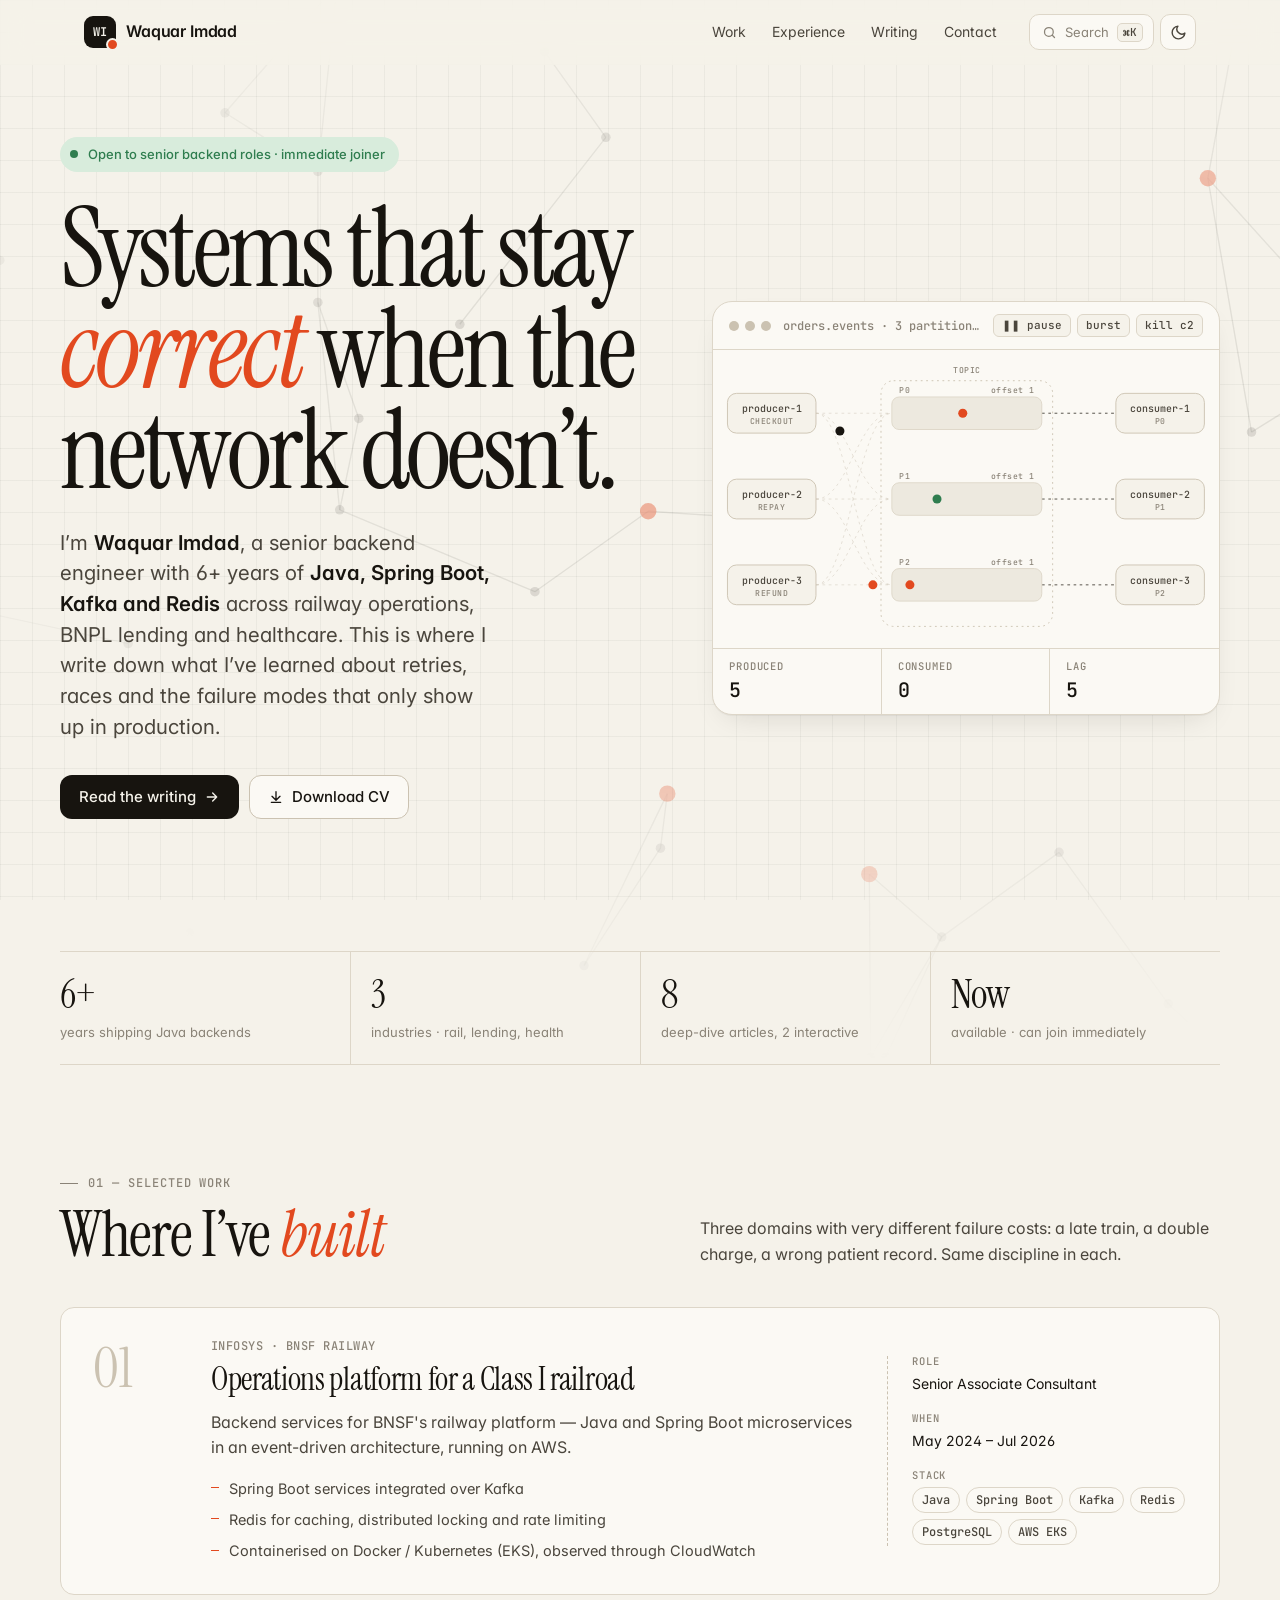
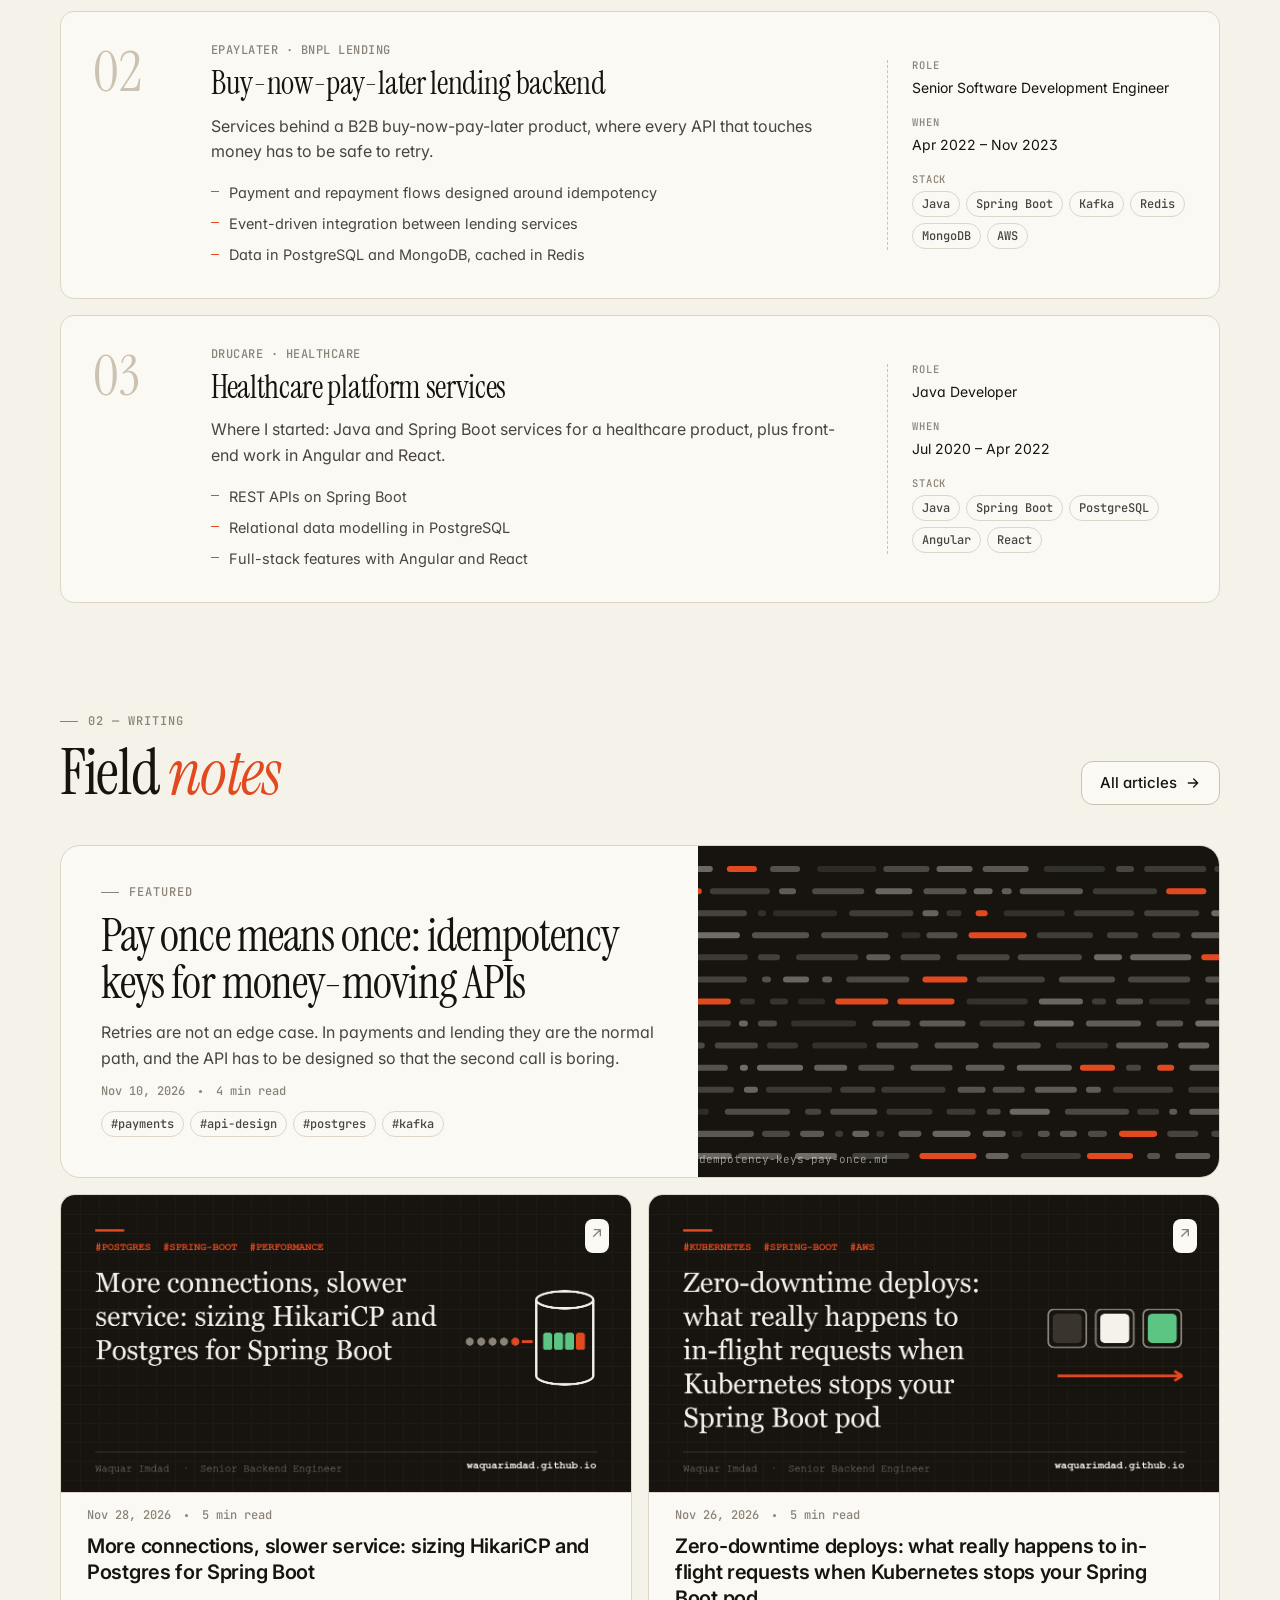
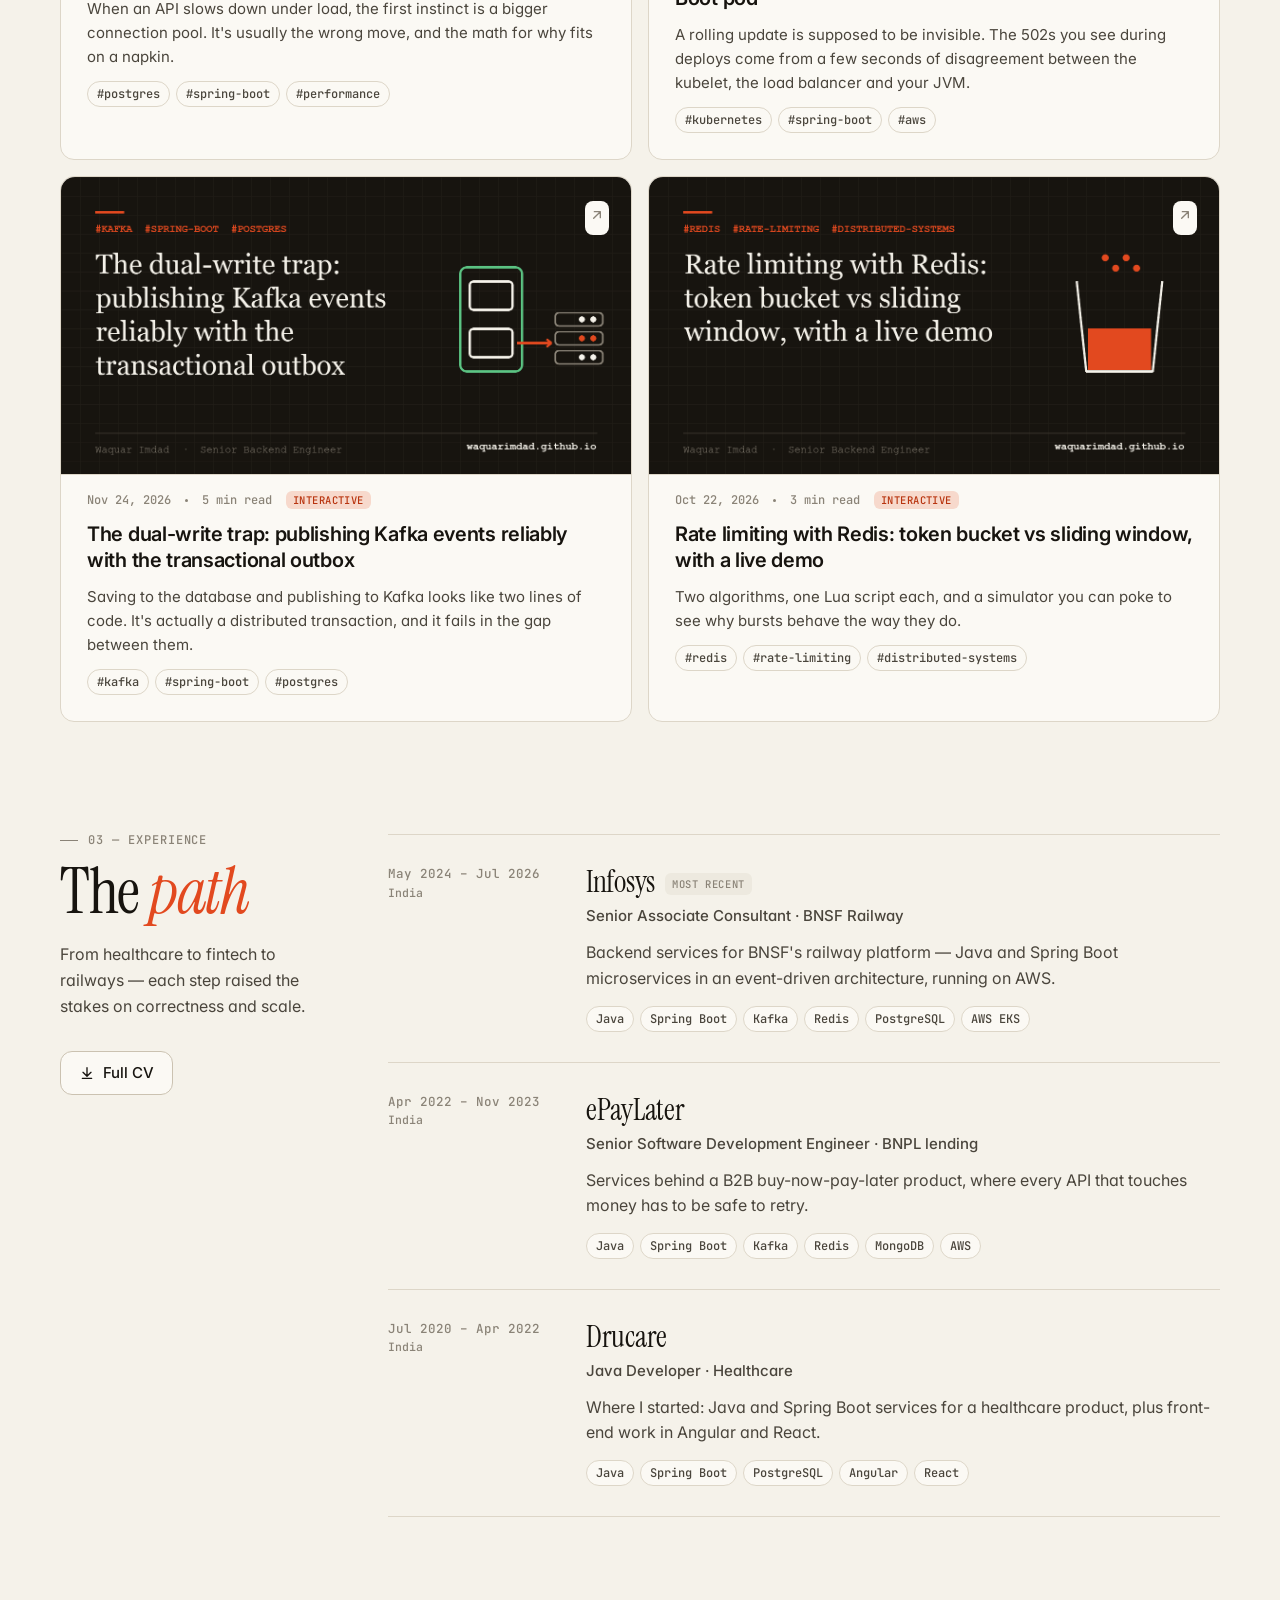
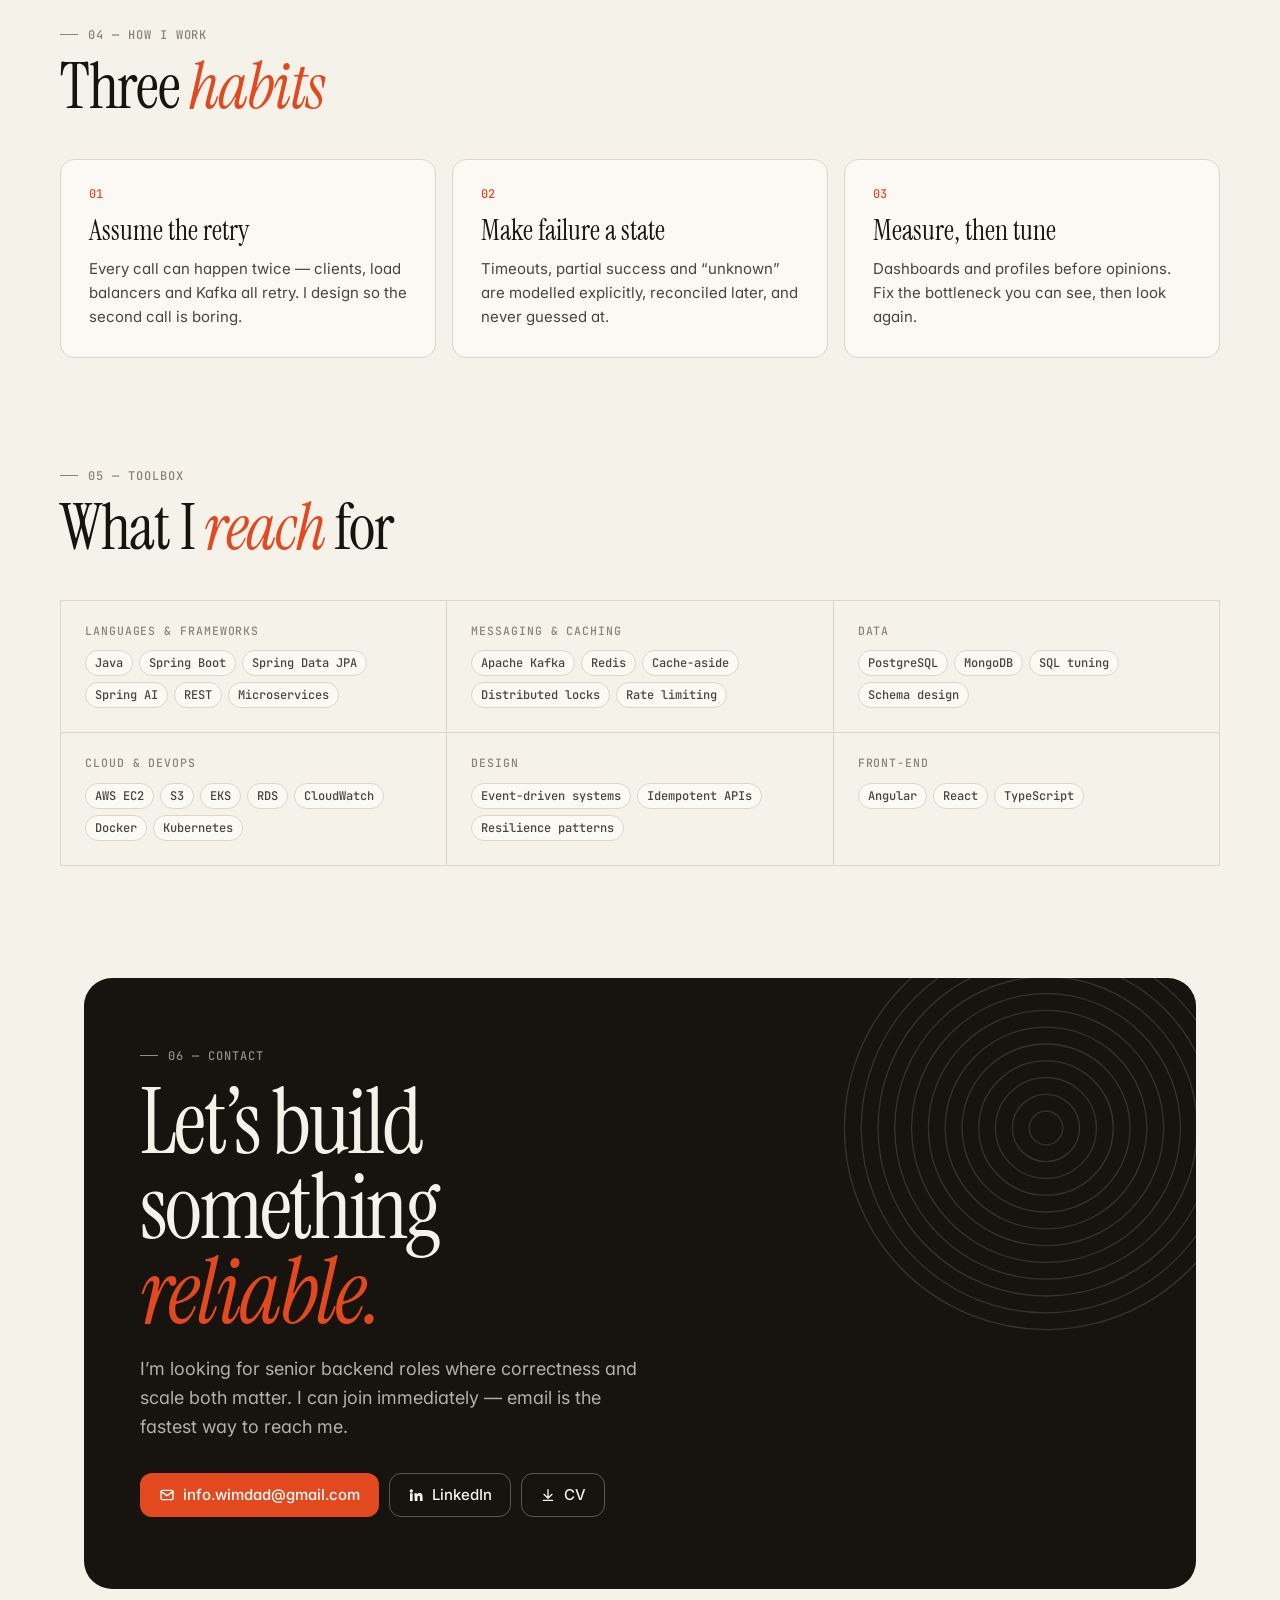
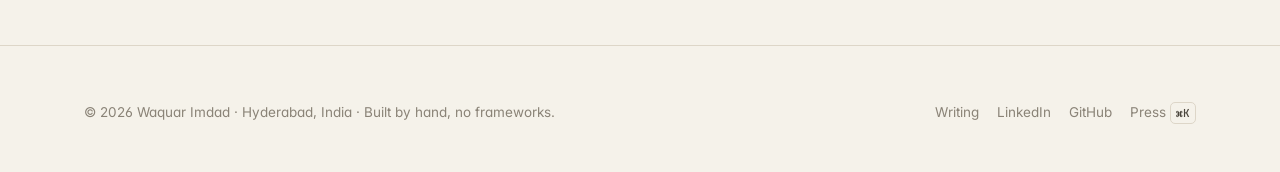
<file: index.html>
<!doctype html>
<html lang="en">
<head>
  <meta charset="utf-8">
  <meta name="viewport" content="width=device-width, initial-scale=1">
  <title>Waquar Imdad — Backend Engineer</title>
  <meta name="description" content="Waquar Imdad — Senior Backend Engineer (Java, Spring Boot, Kafka, Redis, AWS). Field notes on building backends that stay correct under retries, load and failure.">
  <meta property="og:title" content="Waquar Imdad — Backend Engineer">
  <meta property="og:description" content="Field notes on building backends that stay correct under retries, load and failure.">
  <meta property="og:type" content="website">
  <meta property="og:url" content="https://waquarimdad.github.io/">
  <meta property="og:site_name" content="Waquar Imdad">
  <meta property="og:image" content="https://waquarimdad.github.io/og.png">
  <meta property="og:image:width" content="1200">
  <meta property="og:image:height" content="627">
  <meta property="og:image:alt" content="Waquar Imdad — Senior Backend Engineer: Systems that stay correct when the network doesn't.">
  <meta name="twitter:card" content="summary_large_image">
  <meta name="author" content="Waquar Imdad">
  <link rel="canonical" href="https://waquarimdad.github.io/">
  <meta name="theme-color" content="#f5f2ea" media="(prefers-color-scheme: light)">
  <meta name="theme-color" content="#0f0f0d" media="(prefers-color-scheme: dark)">
  <link rel="icon" href="data:image/svg+xml,%3Csvg xmlns='http://www.w3.org/2000/svg' viewBox='0 0 64 64'%3E%3Crect width='64' height='64' rx='16' fill='%2317140f'/%3E%3Ctext x='32' y='41' font-family='monospace' font-size='24' font-weight='700' fill='%23f5f2ea' text-anchor='middle'%3EWI%3C/text%3E%3Ccircle cx='52' cy='52' r='7' fill='%23e2491f'/%3E%3C/svg%3E">
  <link rel="preconnect" href="https://fonts.googleapis.com">
  <link rel="preconnect" href="https://fonts.gstatic.com" crossorigin>
  <link href="https://fonts.googleapis.com/css2?family=Instrument+Serif:ital@0;1&family=Inter:wght@400;500;600;700&family=JetBrains+Mono:wght@400;500;600&display=swap" rel="stylesheet">
  <link rel="stylesheet" href="styles.css?v=20261128200831">
  <script>
    try { var t = localStorage.getItem('theme'); if (t) document.documentElement.dataset.theme = t; } catch (e) {}
  </script>
</head>
<body>
  <a class="skip" href="#app">Skip to content</a>

  <header class="bar" id="bar">
    <div class="wrap bar-in">
      <a class="brand" href="#/" aria-label="Home">
        <span class="mark">WI</span>
        <span>Waquar Imdad</span>
      </a>
      <nav class="nav" aria-label="Primary">
        <a href="#/work" data-nav="work">Work</a>
        <a href="#/experience" data-nav="experience">Experience</a>
        <a href="#/blog" data-nav="blog">Writing</a>
        <a href="#/contact" data-nav="contact">Contact</a>
      </nav>
      <div class="tools">
        <button class="kbtn" id="openCmdk" aria-label="Search and commands">
          <svg viewBox="0 0 24 24" width="15" height="15" fill="none" stroke="currentColor" stroke-width="2" stroke-linecap="round"><circle cx="11" cy="11" r="7"/><path d="m20 20-3.5-3.5"/></svg>
          <span class="lbl">Search</span><kbd>⌘K</kbd>
        </button>
        <button class="ibtn" id="themeBtn" aria-label="Toggle theme" title="Toggle theme (T)">
          <svg class="theme-moon" viewBox="0 0 24 24" fill="none" stroke="currentColor" stroke-width="2" stroke-linecap="round" stroke-linejoin="round"><path d="M21 12.8A9 9 0 1 1 11.2 3a7 7 0 0 0 9.8 9.8z"/></svg>
          <svg class="theme-sun" viewBox="0 0 24 24" fill="none" stroke="currentColor" stroke-width="2" stroke-linecap="round"><circle cx="12" cy="12" r="4"/><path d="M12 2v2M12 20v2M4.9 4.9l1.4 1.4M17.7 17.7l1.4 1.4M2 12h2M20 12h2M4.9 19.1l1.4-1.4M17.7 6.3l1.4-1.4"/></svg>
        </button>
      </div>
    </div>
    <div class="progress" id="progress"></div>
  </header>

  <main id="app" tabindex="-1"></main>

  <footer>
    <div class="wrap foot-in">
      <div>© <span id="yr"></span> Waquar Imdad · Hyderabad, India · Built by hand, no frameworks.</div>
      <div class="foot-links">
        <a href="#/blog">Writing</a>
        <a href="#" data-cfg-href="linkedin" target="_blank" rel="noopener">LinkedIn</a>
        <a href="#" data-cfg-href="github" target="_blank" rel="noopener">GitHub</a>
        <a href="#" id="footCmdk">Press <kbd>⌘K</kbd></a>
      </div>
    </div>
  </footer>

  <div class="cmdk-back" id="cmdk" role="dialog" aria-modal="true" aria-label="Command menu">
    <div class="cmdk">
      <div class="cmdk-in">
        <svg viewBox="0 0 24 24" fill="none" stroke="currentColor" stroke-width="2" stroke-linecap="round"><circle cx="11" cy="11" r="7"/><path d="m20 20-3.5-3.5"/></svg>
        <input id="cmdkInput" placeholder="Search posts, jump to a section, run a command…" autocomplete="off" spellcheck="false" aria-controls="cmdkList">
        <kbd>esc</kbd>
      </div>
      <div class="cmdk-list" id="cmdkList" role="listbox"></div>
      <div class="cmdk-foot">
        <span><kbd>↑</kbd><kbd>↓</kbd> navigate</span>
        <span><kbd>↵</kbd> open</span>
        <span><kbd>T</kbd> theme</span>
        <span><kbd>/</kbd> search</span>
      </div>
    </div>
  </div>
  <div class="toast" id="toast" role="status" aria-live="polite"></div>

  <script src="posts.js?v=20261128200831"></script>
  <script src="app.js?v=20261128200831"></script>
</body>
</html>
</file>
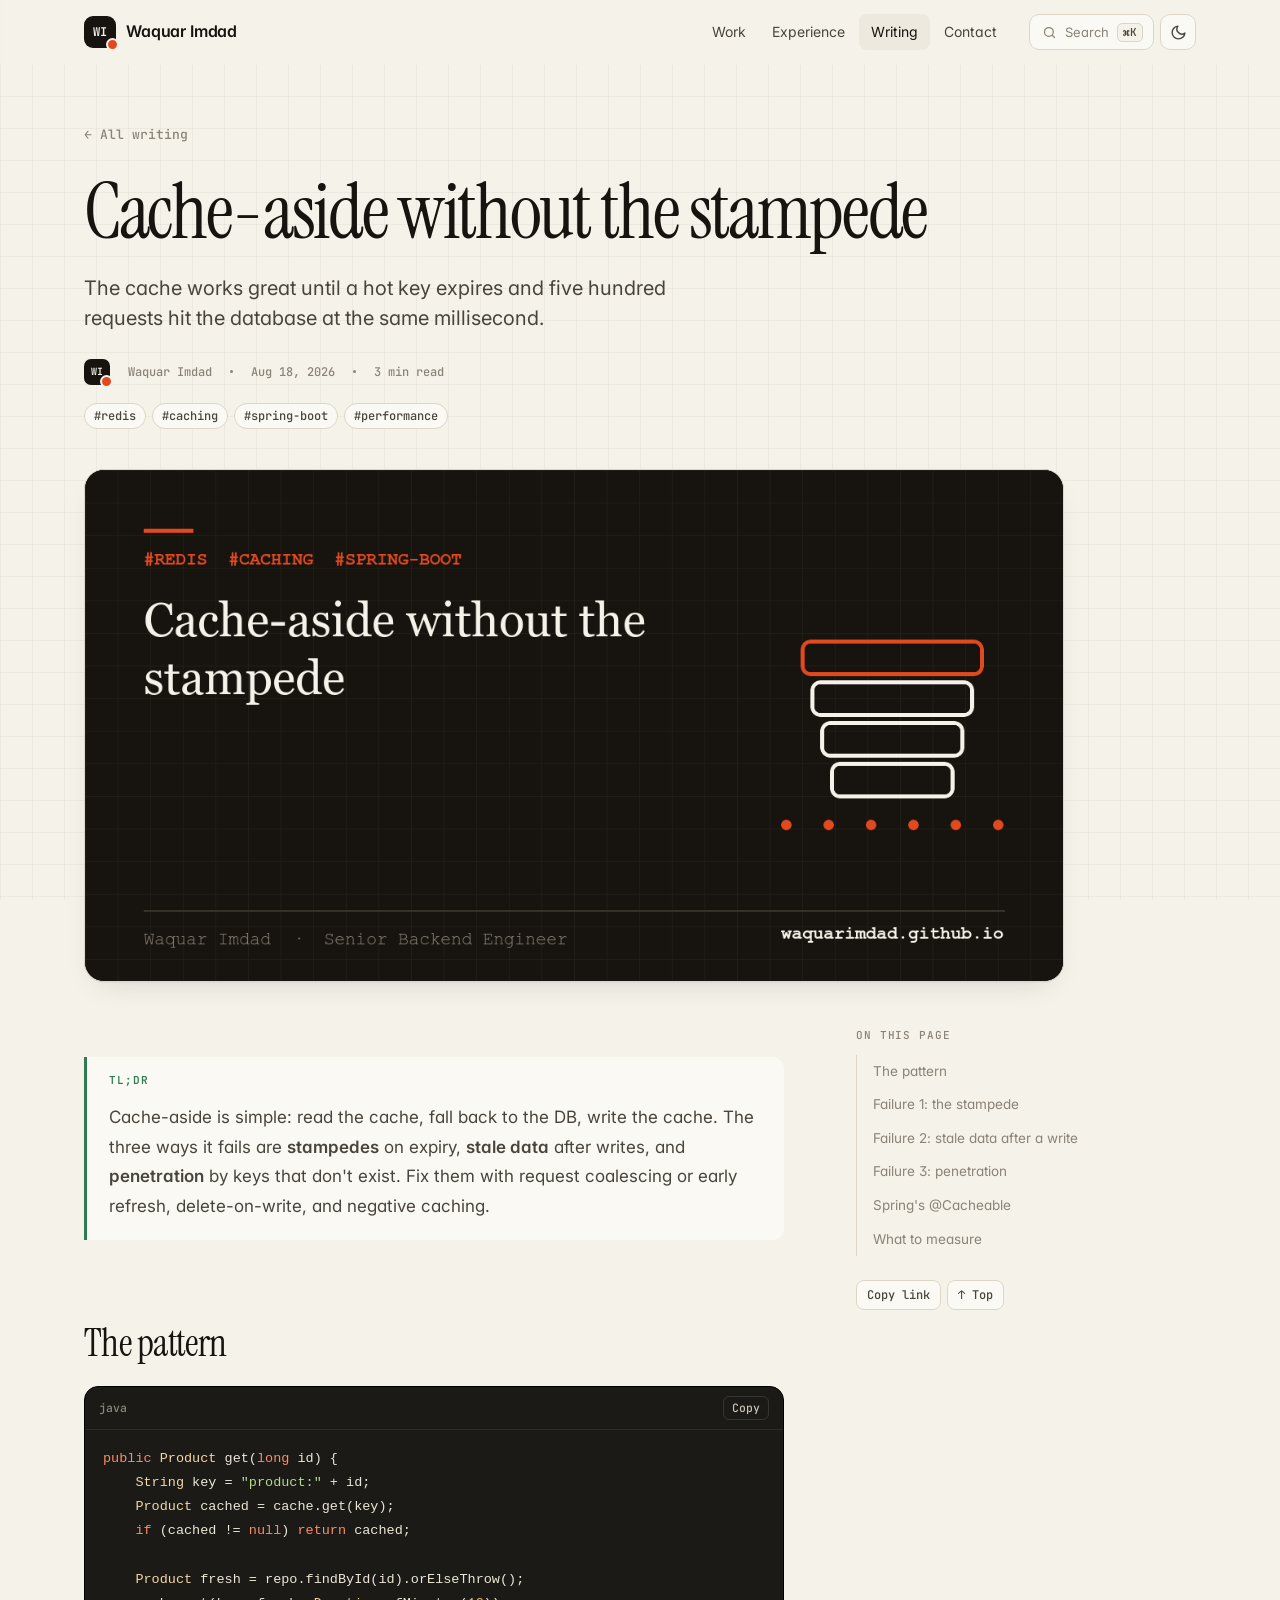
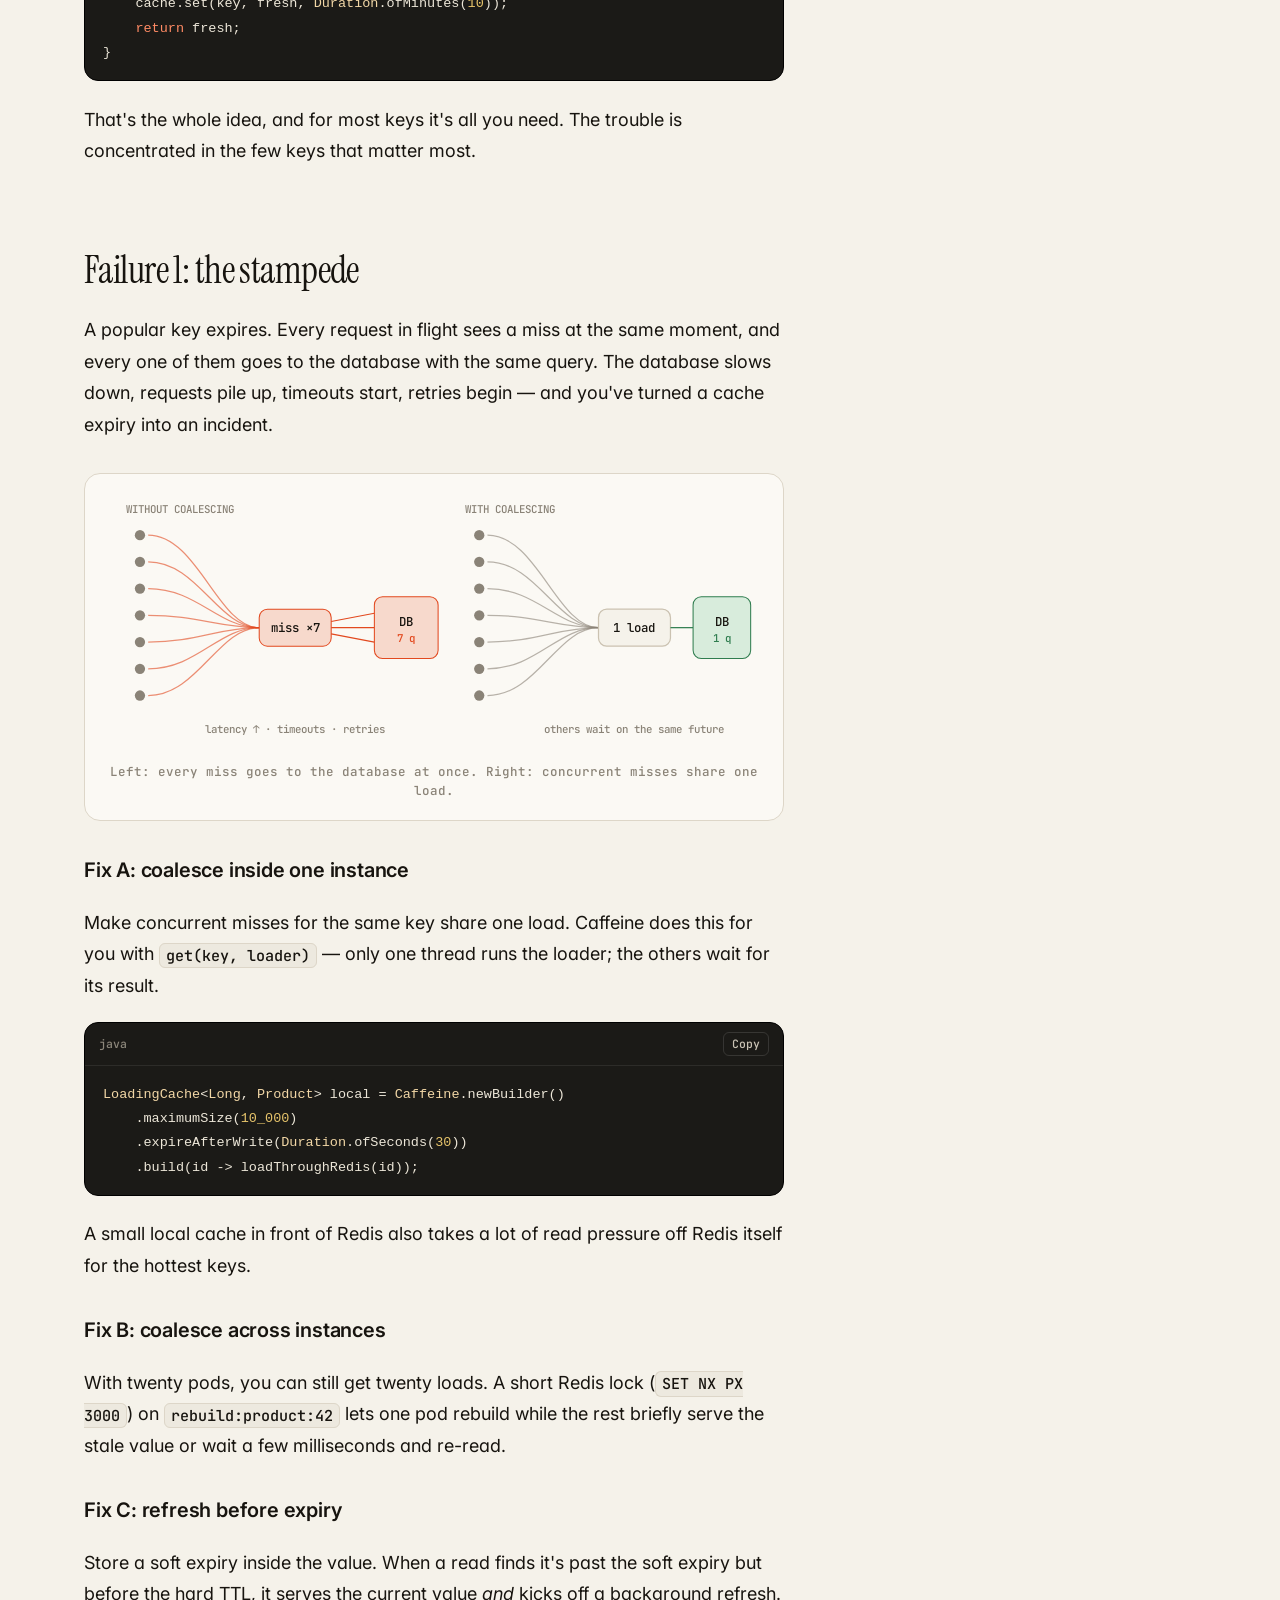
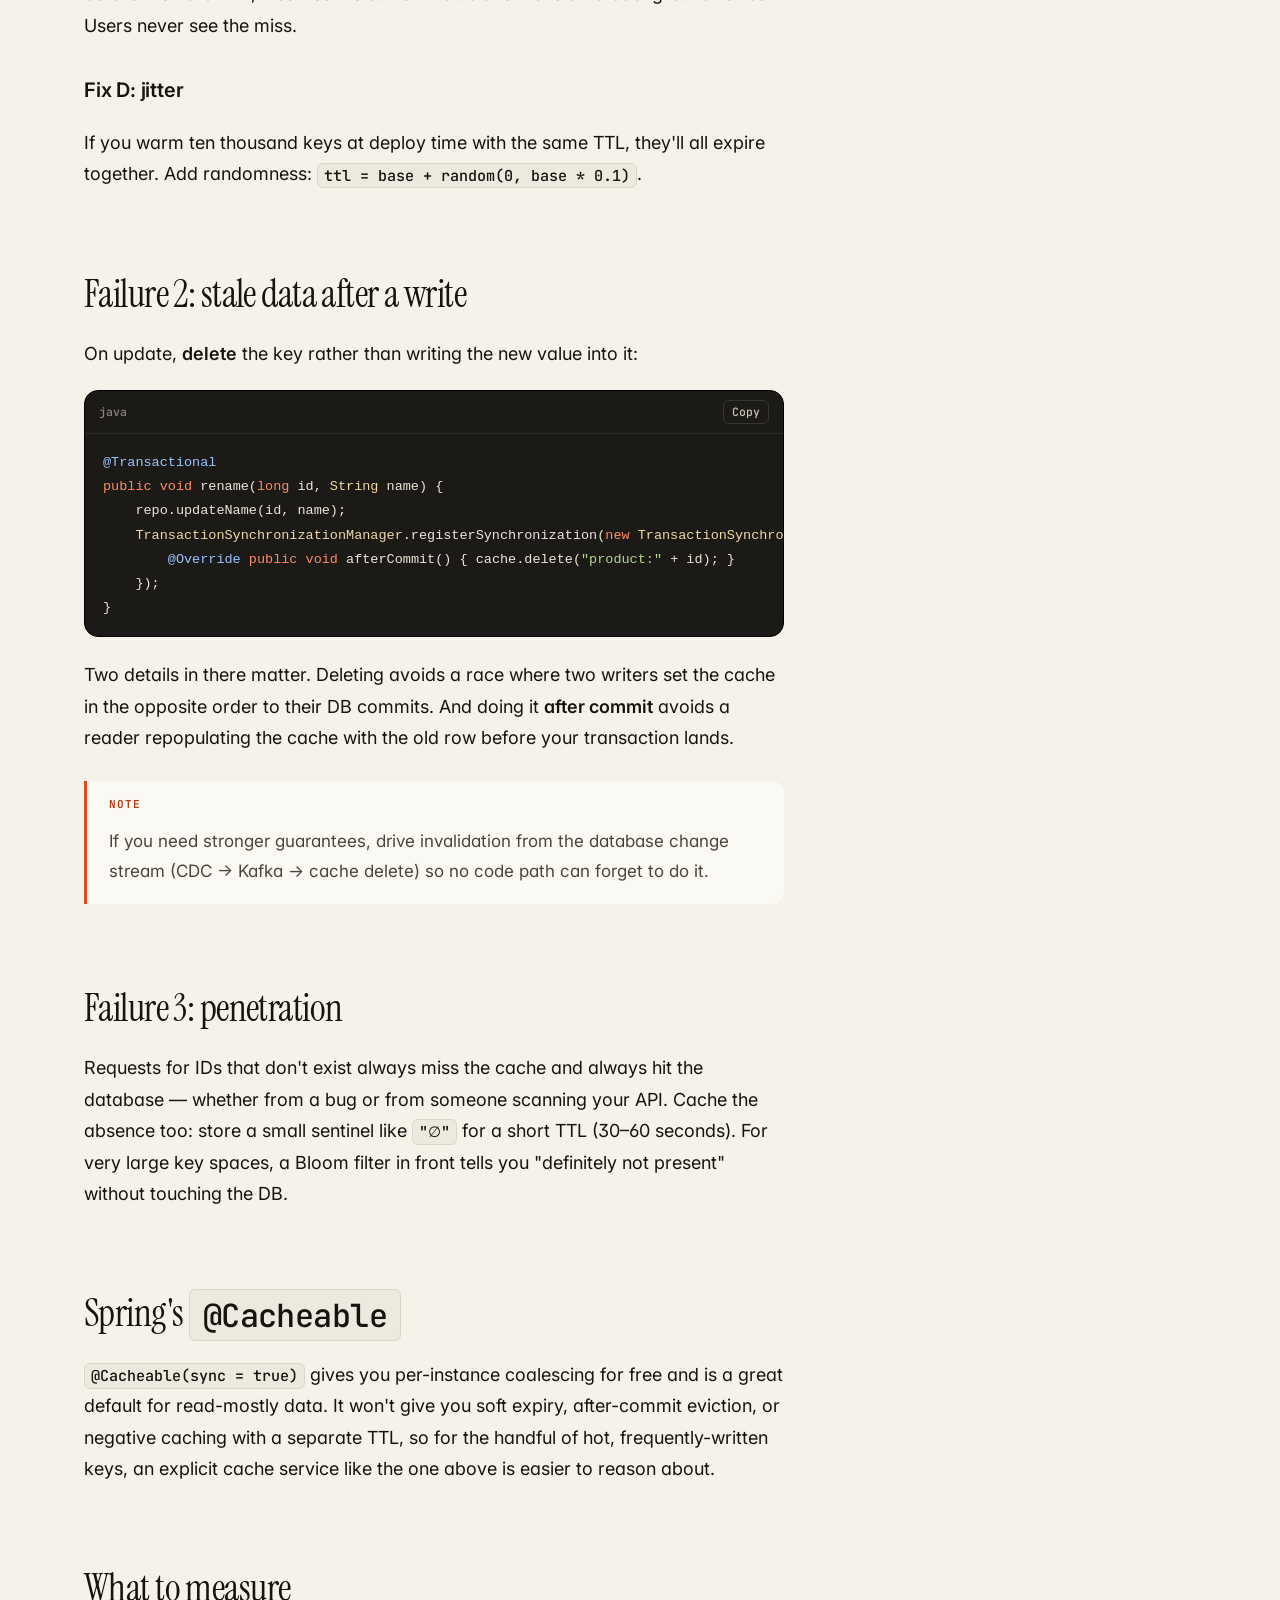
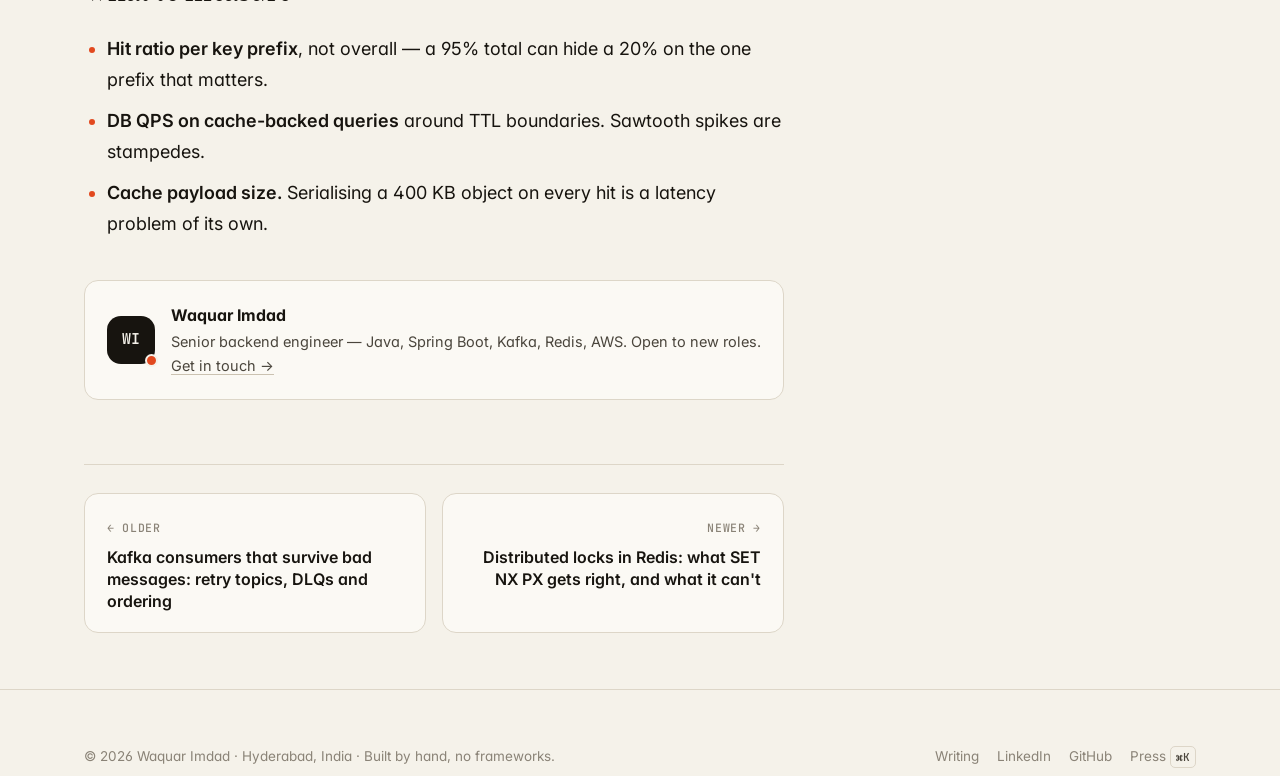
<file: p/cache-aside-without-stampede/index.html>
<!doctype html>
<html lang="en"><head>
<meta charset="utf-8">
<meta name="viewport" content="width=device-width, initial-scale=1">
<title>Cache-aside without the stampede — Waquar Imdad</title>
<meta name="description" content="The cache works great until a hot key expires and five hundred requests hit the database at the same millisecond.">
<meta property="og:type" content="article">
<meta property="og:title" content="Cache-aside without the stampede">
<meta property="og:description" content="The cache works great until a hot key expires and five hundred requests hit the database at the same millisecond.">
<meta property="og:url" content="https://waquarimdad.github.io/p/cache-aside-without-stampede/">
<meta property="og:site_name" content="Waquar Imdad">
<meta property="og:image" content="https://waquarimdad.github.io/img/covers/cache-aside-without-stampede.png">
<meta property="og:image:width" content="1200">
<meta property="og:image:height" content="627">
<meta property="article:author" content="Waquar Imdad">
<meta property="article:published_time" content="2026-08-18">
<meta name="twitter:card" content="summary_large_image">
<link rel="canonical" href="https://waquarimdad.github.io/p/cache-aside-without-stampede/">
<meta http-equiv="refresh" content="0; url=/#/blog/cache-aside-without-stampede">
<script>location.replace("/#/blog/cache-aside-without-stampede");</script>
</head><body>
<p><a href="/#/blog/cache-aside-without-stampede">Cache-aside without the stampede</a></p>
</body></html>
</file>
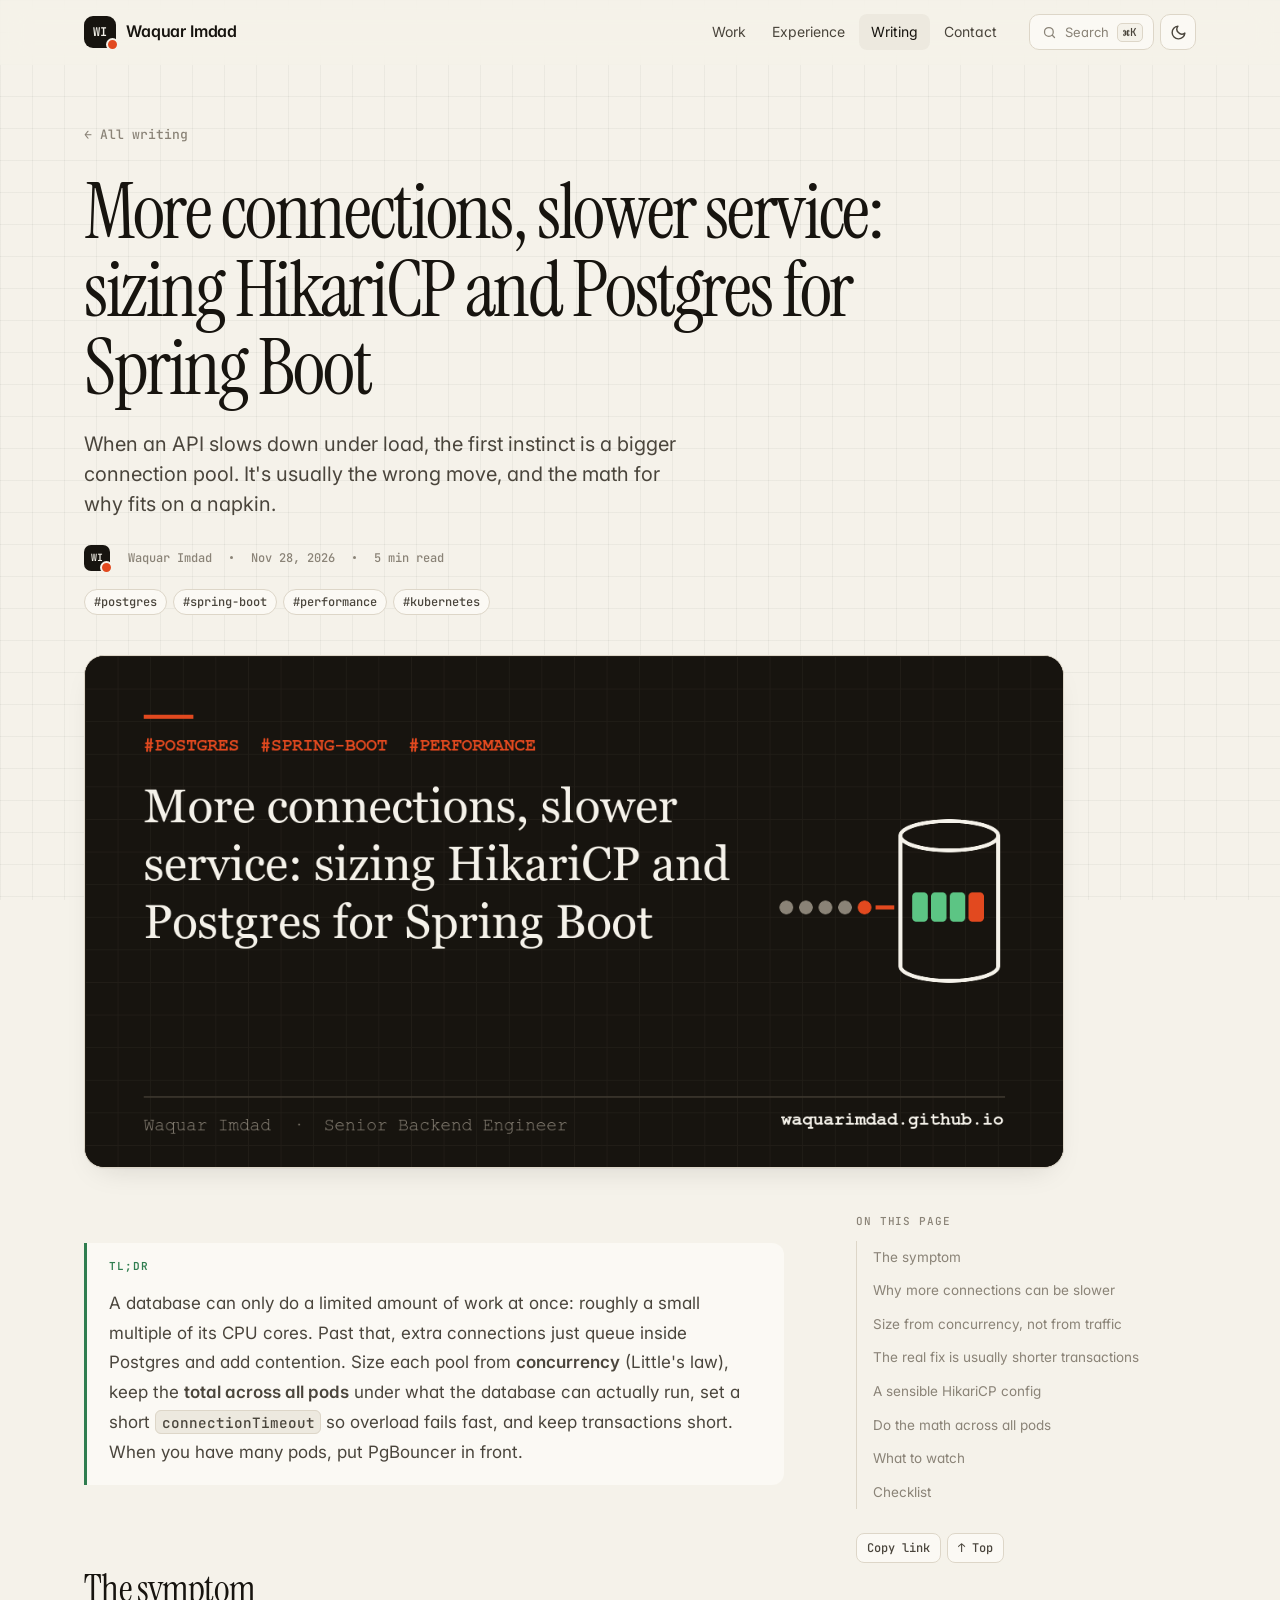
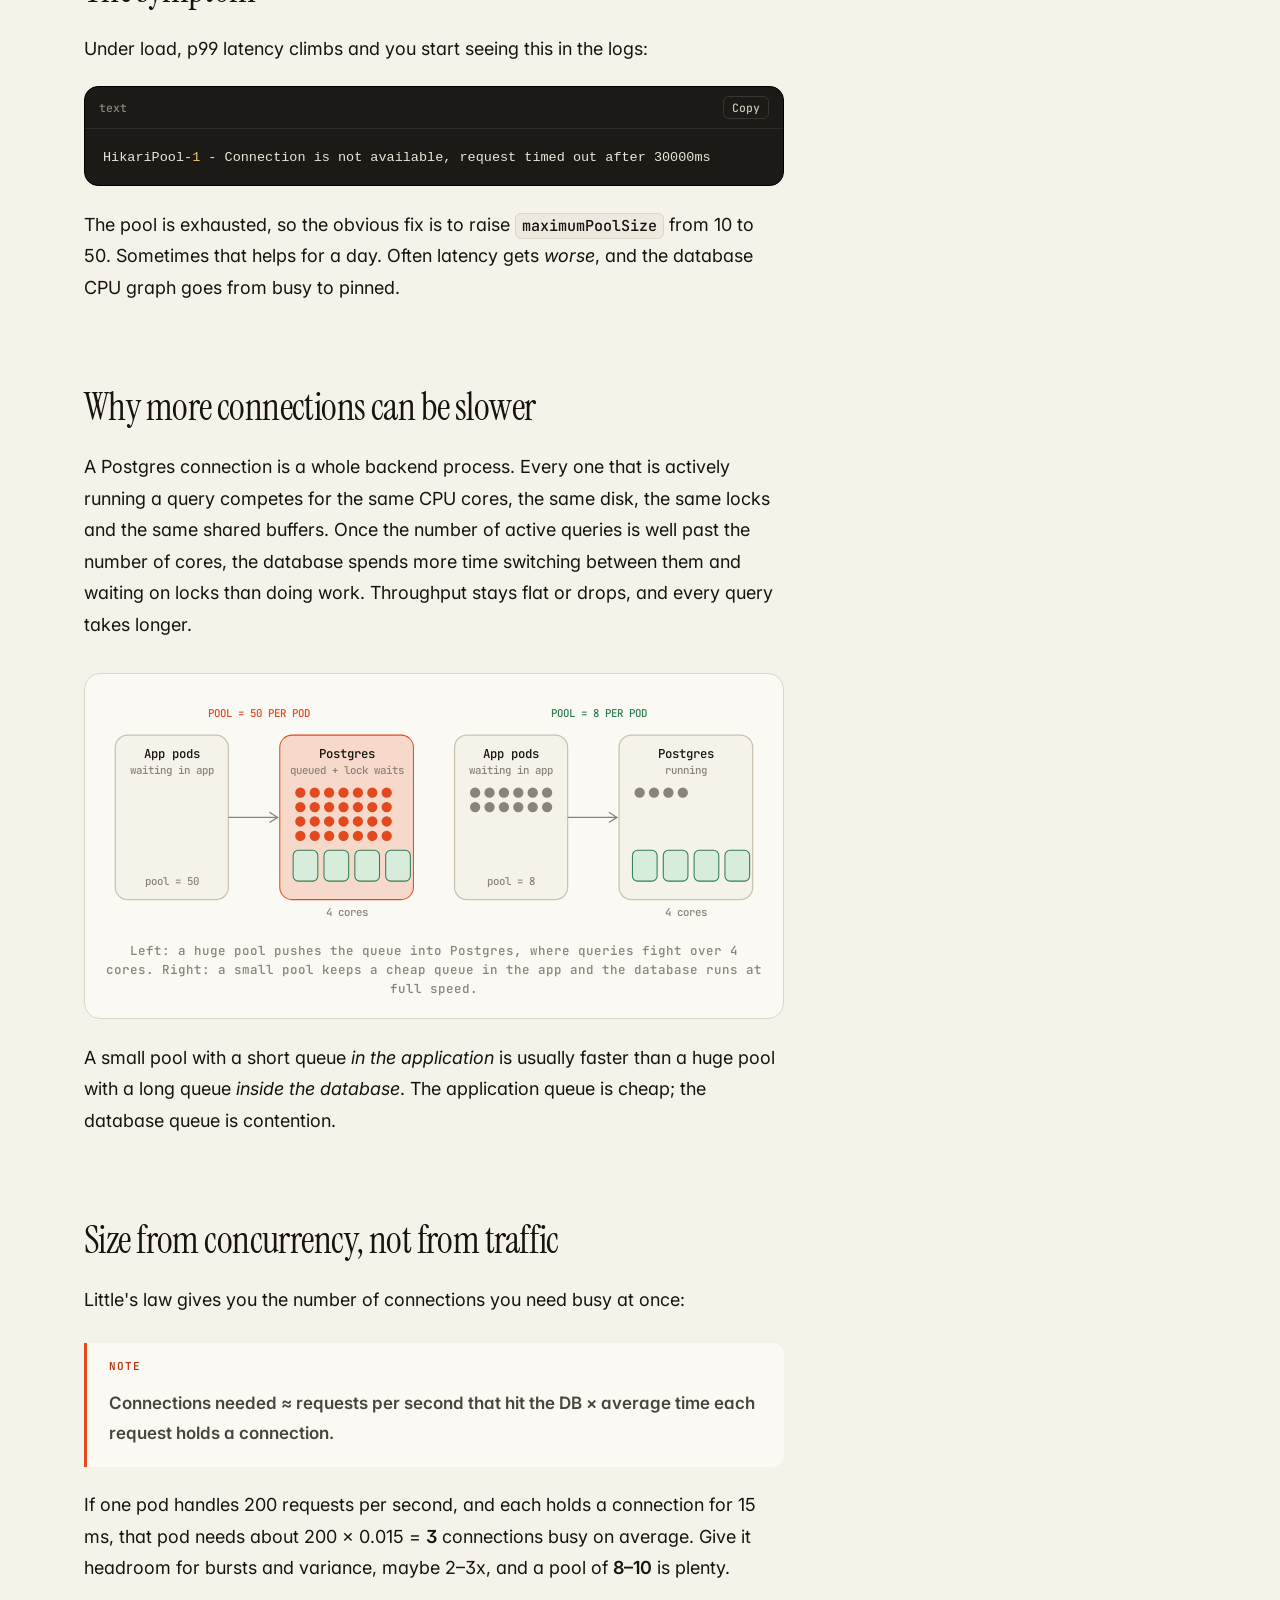
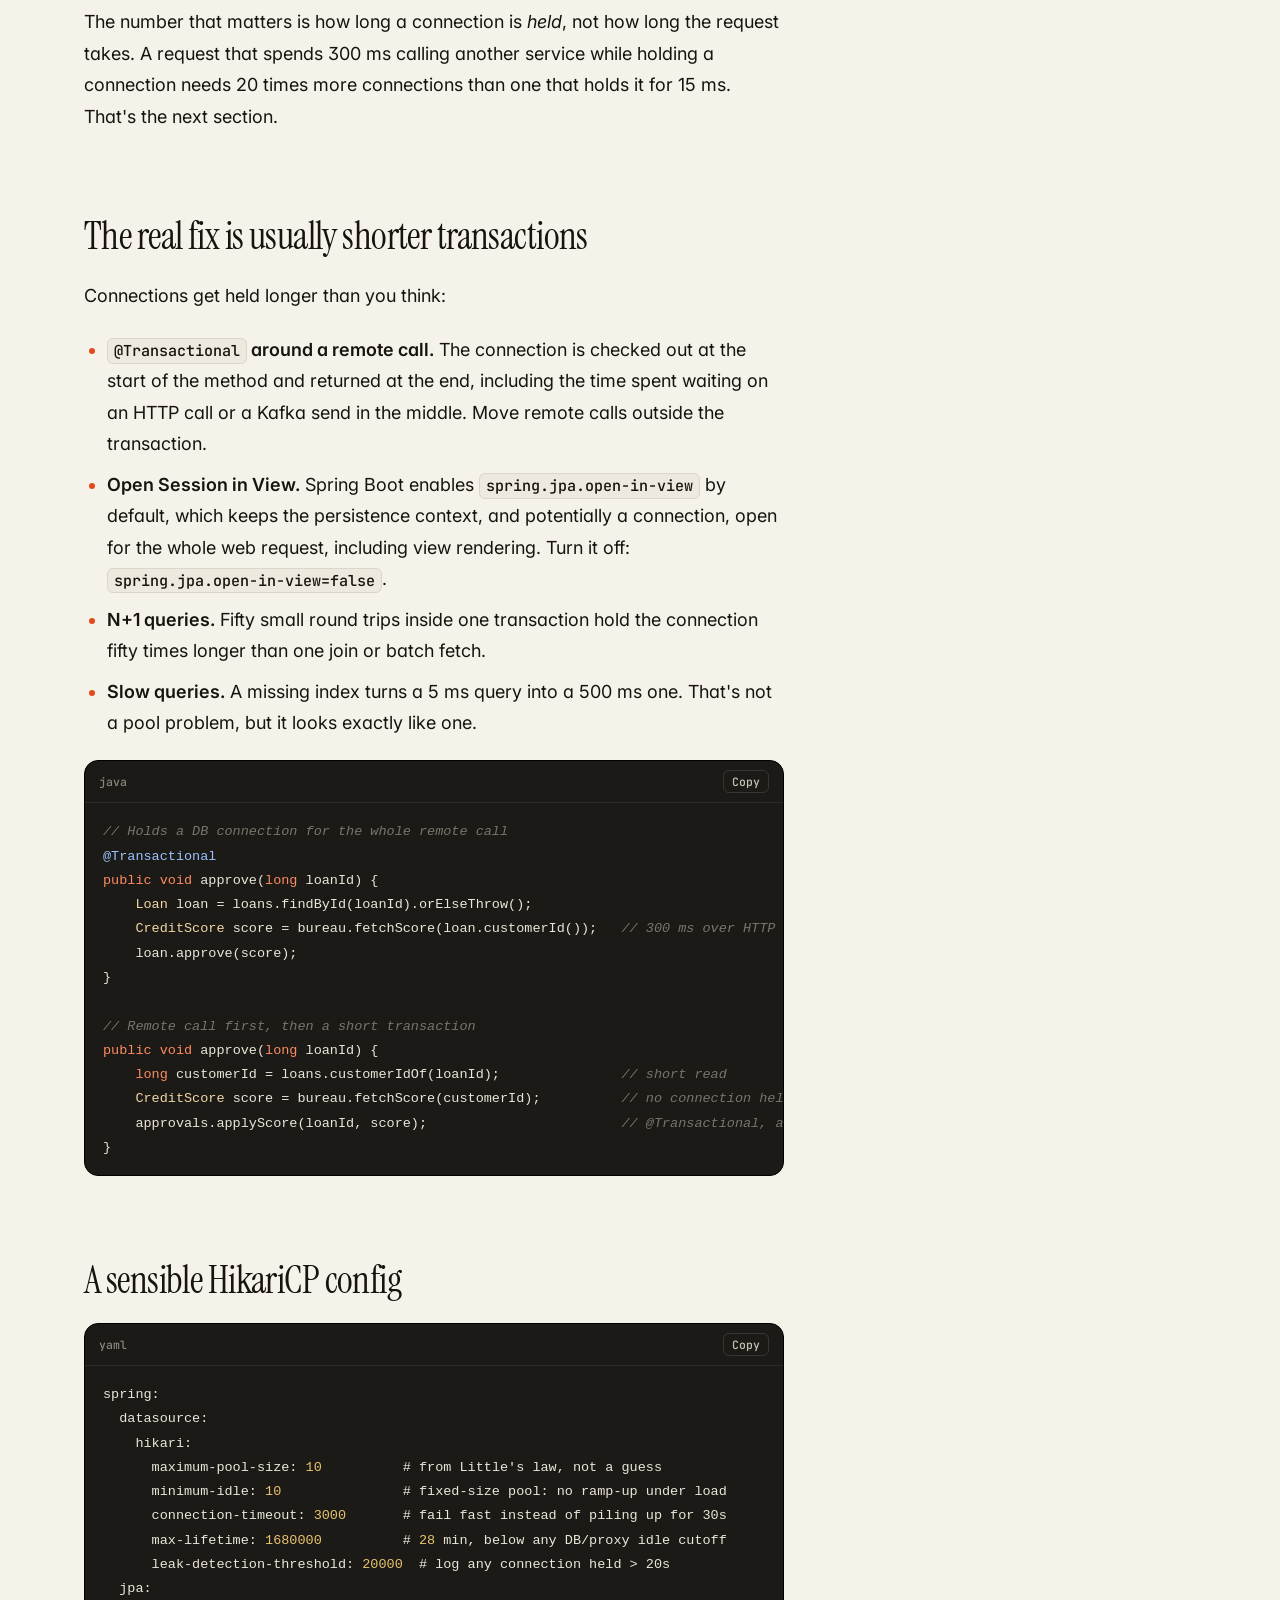
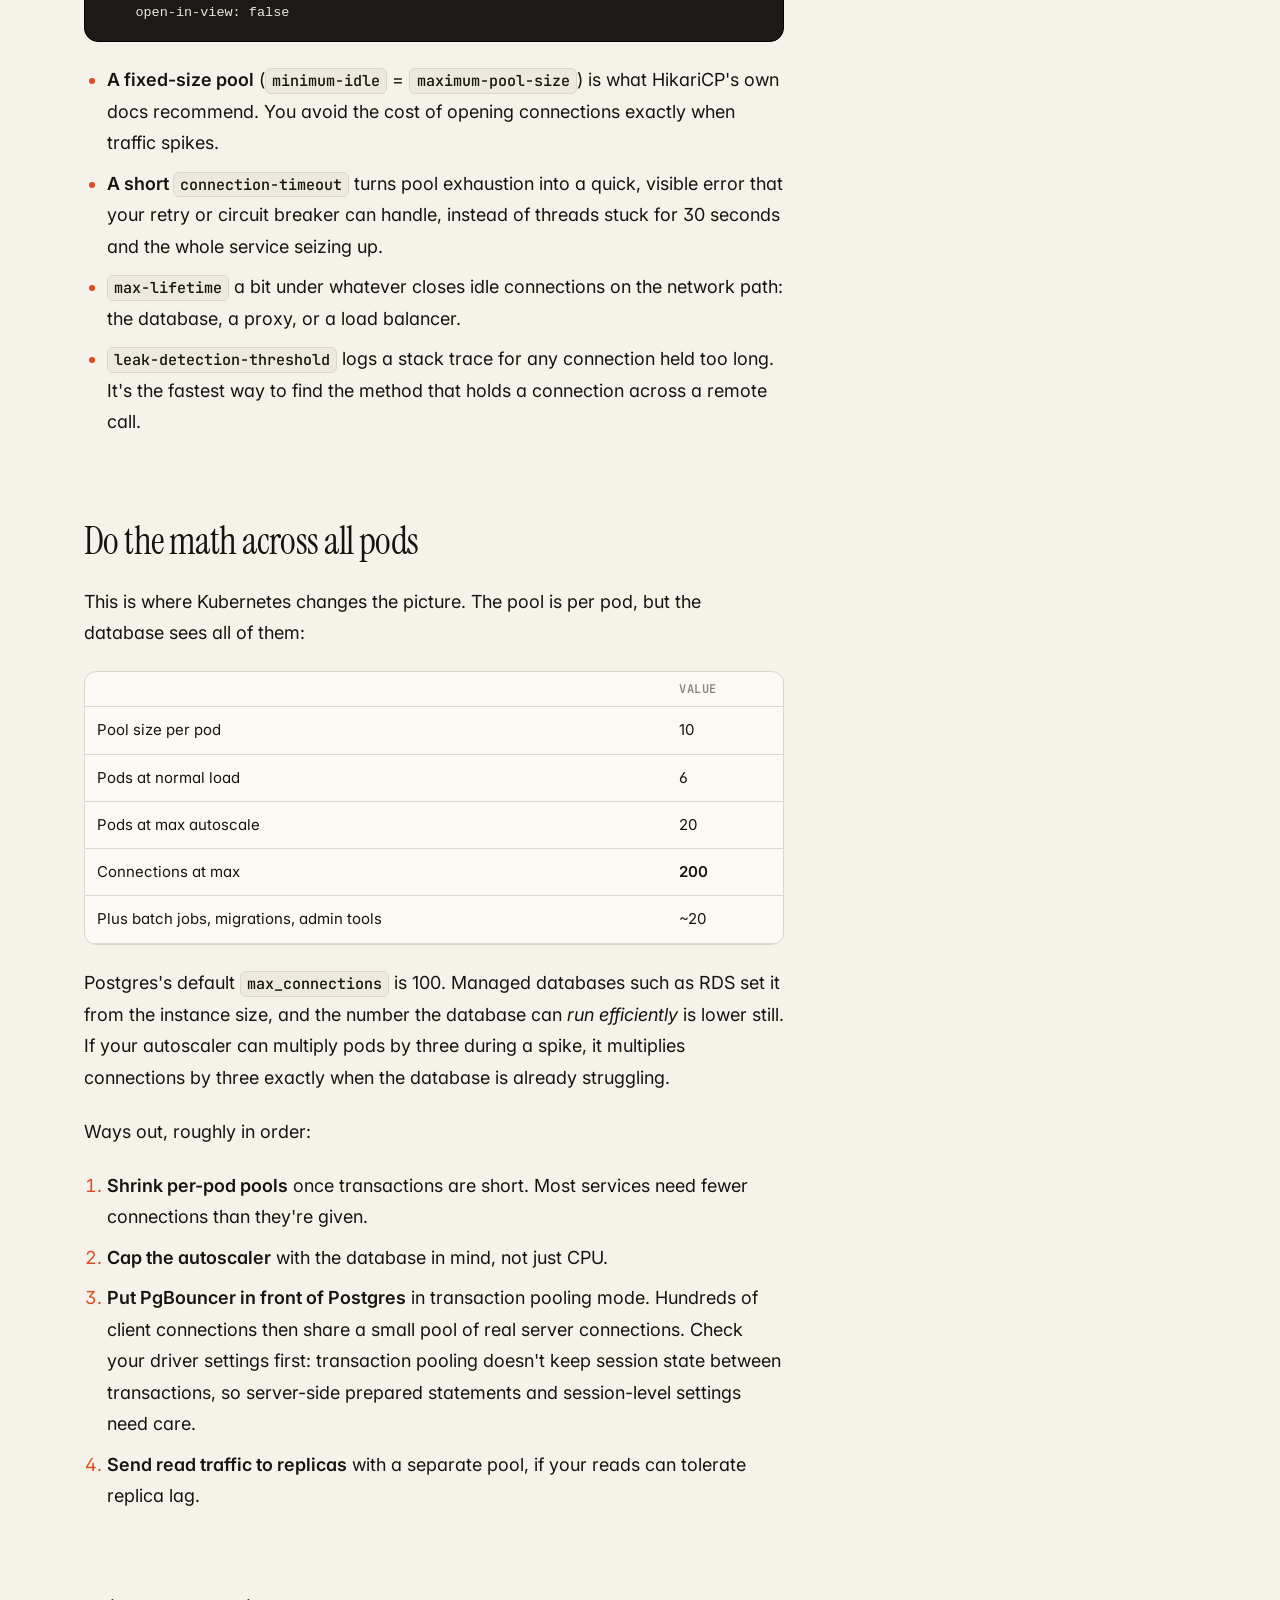
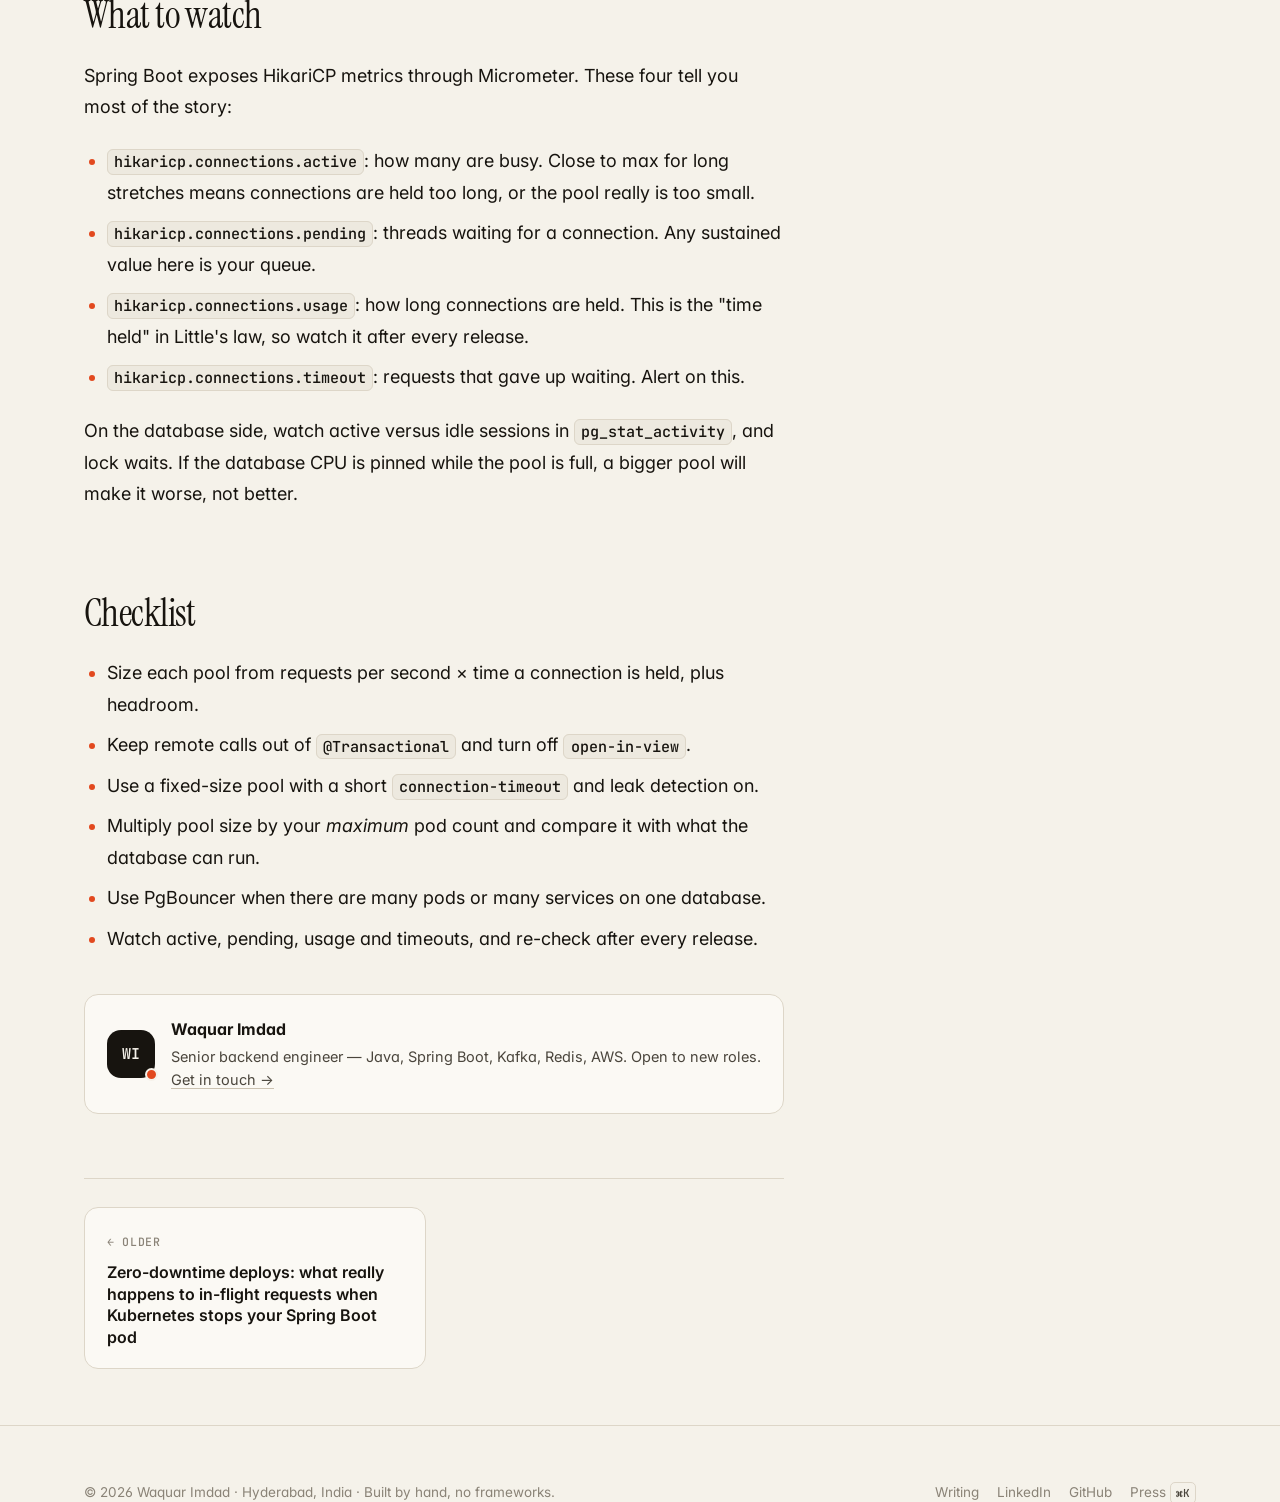
<file: p/hikaricp-connection-pool-sizing/index.html>
<!doctype html>
<html lang="en"><head>
<meta charset="utf-8">
<meta name="viewport" content="width=device-width, initial-scale=1">
<title>More connections, slower service: sizing HikariCP and Postgres for Spring Boot — Waquar Imdad</title>
<meta name="description" content="When an API slows down under load, the first instinct is a bigger connection pool. It's usually the wrong move, and the math for why fits on a napkin.">
<meta property="og:type" content="article">
<meta property="og:title" content="More connections, slower service: sizing HikariCP and Postgres for Spring Boot">
<meta property="og:description" content="When an API slows down under load, the first instinct is a bigger connection pool. It's usually the wrong move, and the math for why fits on a napkin.">
<meta property="og:url" content="https://waquarimdad.github.io/p/hikaricp-connection-pool-sizing/">
<meta property="og:site_name" content="Waquar Imdad">
<meta property="og:image" content="https://waquarimdad.github.io/img/covers/hikaricp-connection-pool-sizing.png">
<meta property="og:image:width" content="1200">
<meta property="og:image:height" content="627">
<meta property="article:author" content="Waquar Imdad">
<meta property="article:published_time" content="2026-11-28">
<meta name="twitter:card" content="summary_large_image">
<link rel="canonical" href="https://waquarimdad.github.io/p/hikaricp-connection-pool-sizing/">
<meta http-equiv="refresh" content="0; url=/#/blog/hikaricp-connection-pool-sizing">
<script>location.replace("/#/blog/hikaricp-connection-pool-sizing");</script>
</head><body>
<p><a href="/#/blog/hikaricp-connection-pool-sizing">More connections, slower service: sizing HikariCP and Postgres for Spring Boot</a></p>
</body></html>
</file>
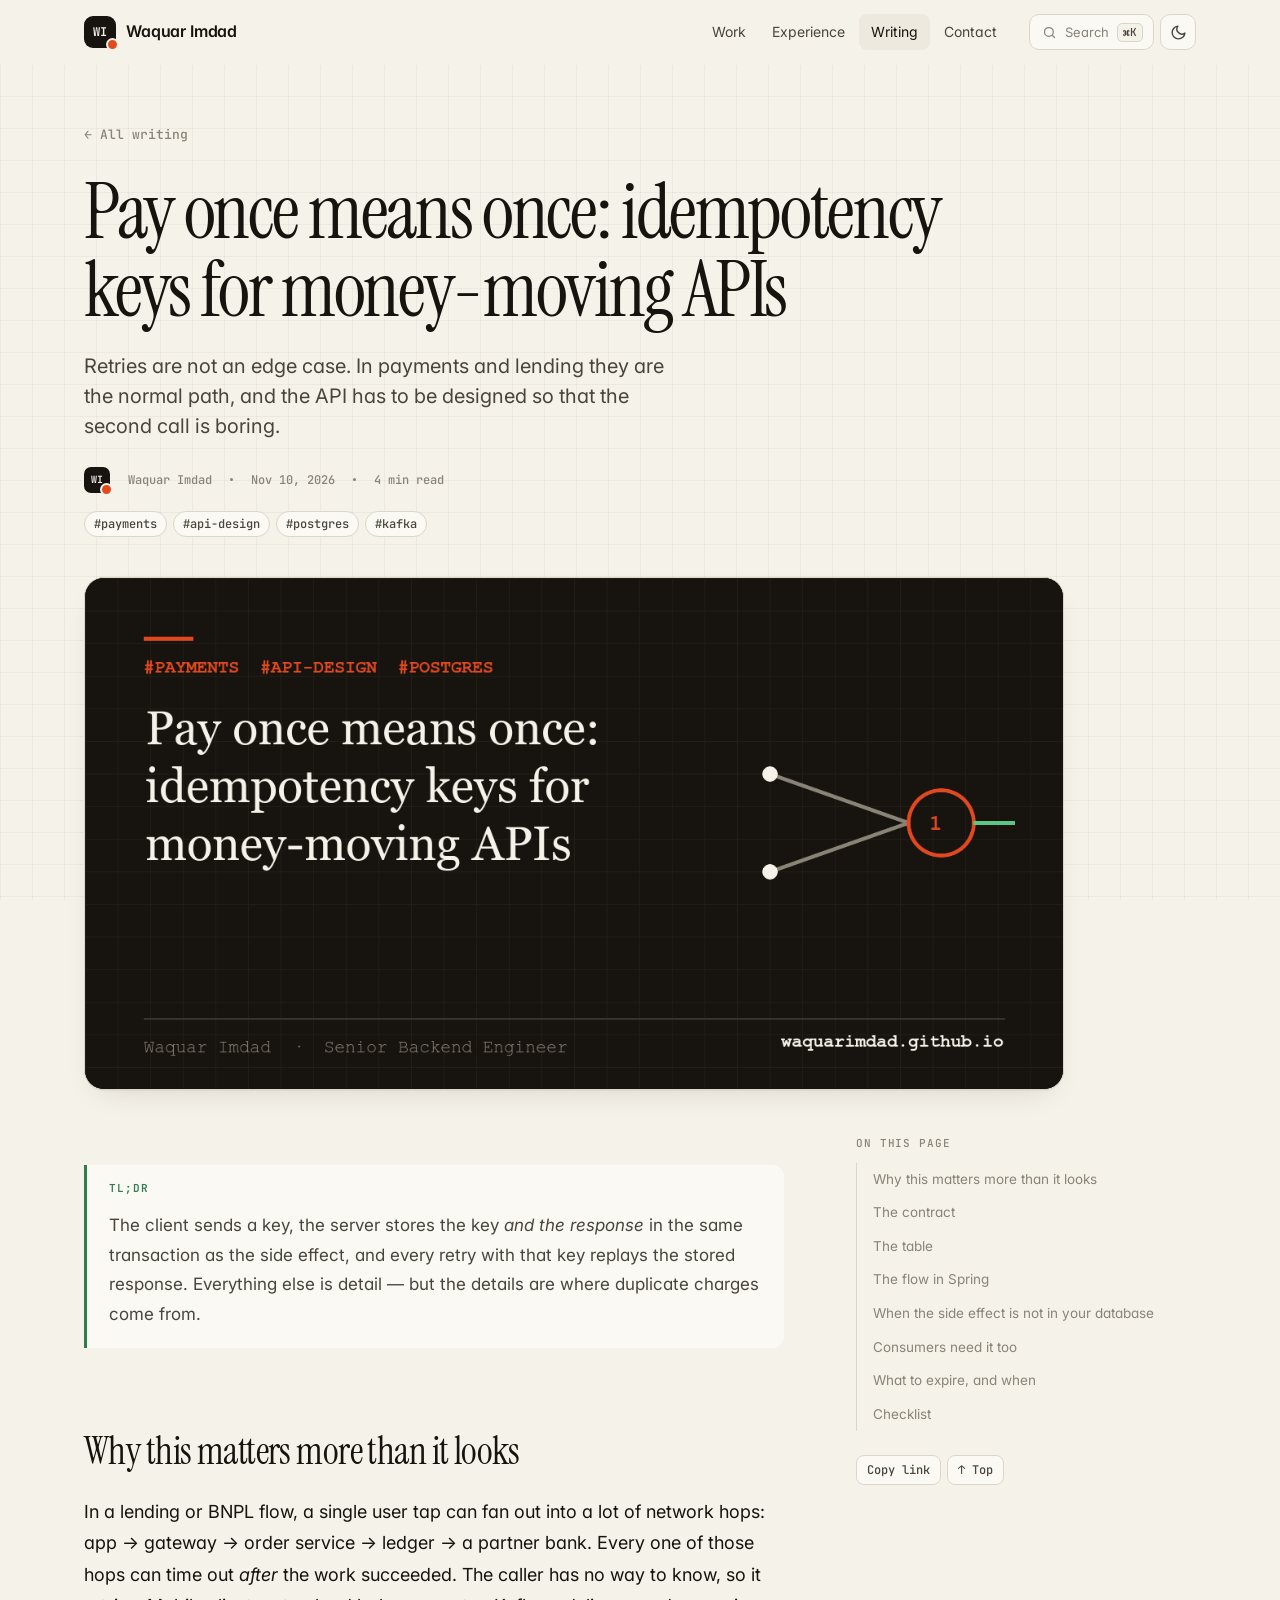
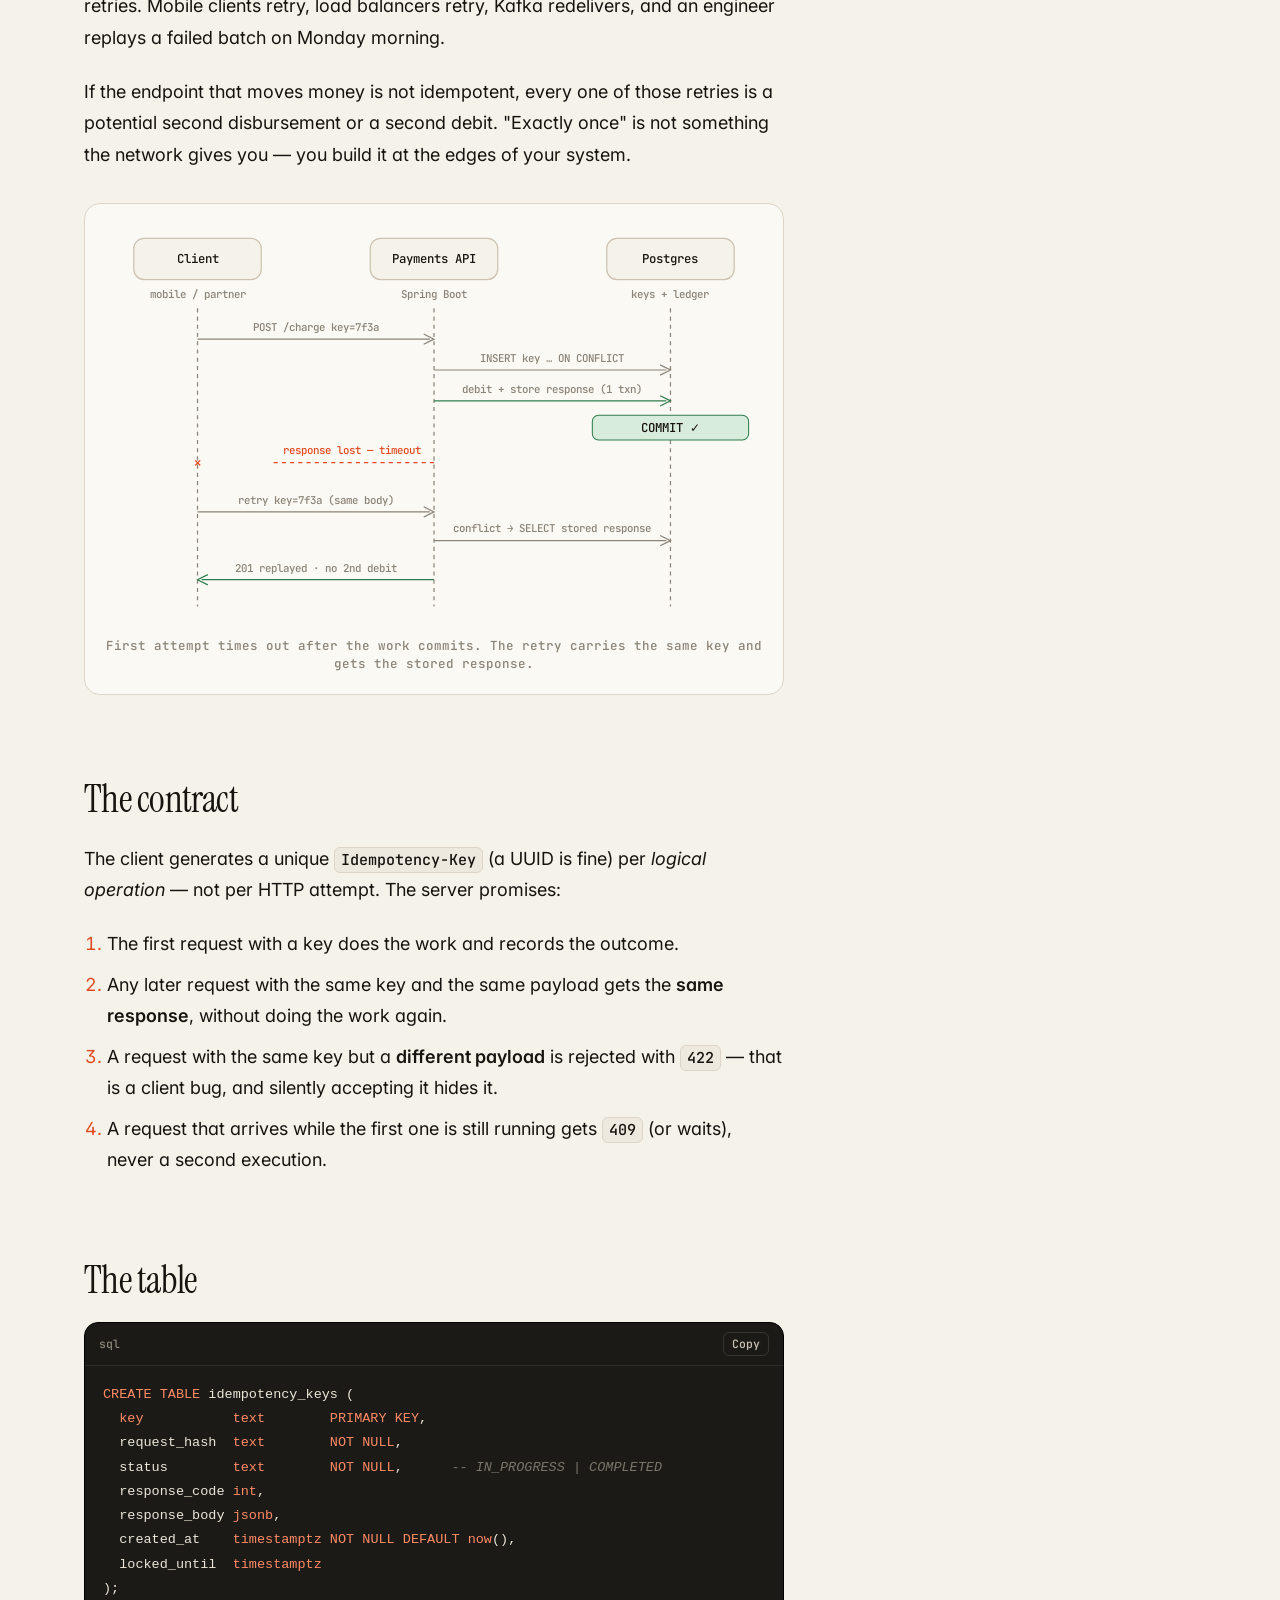
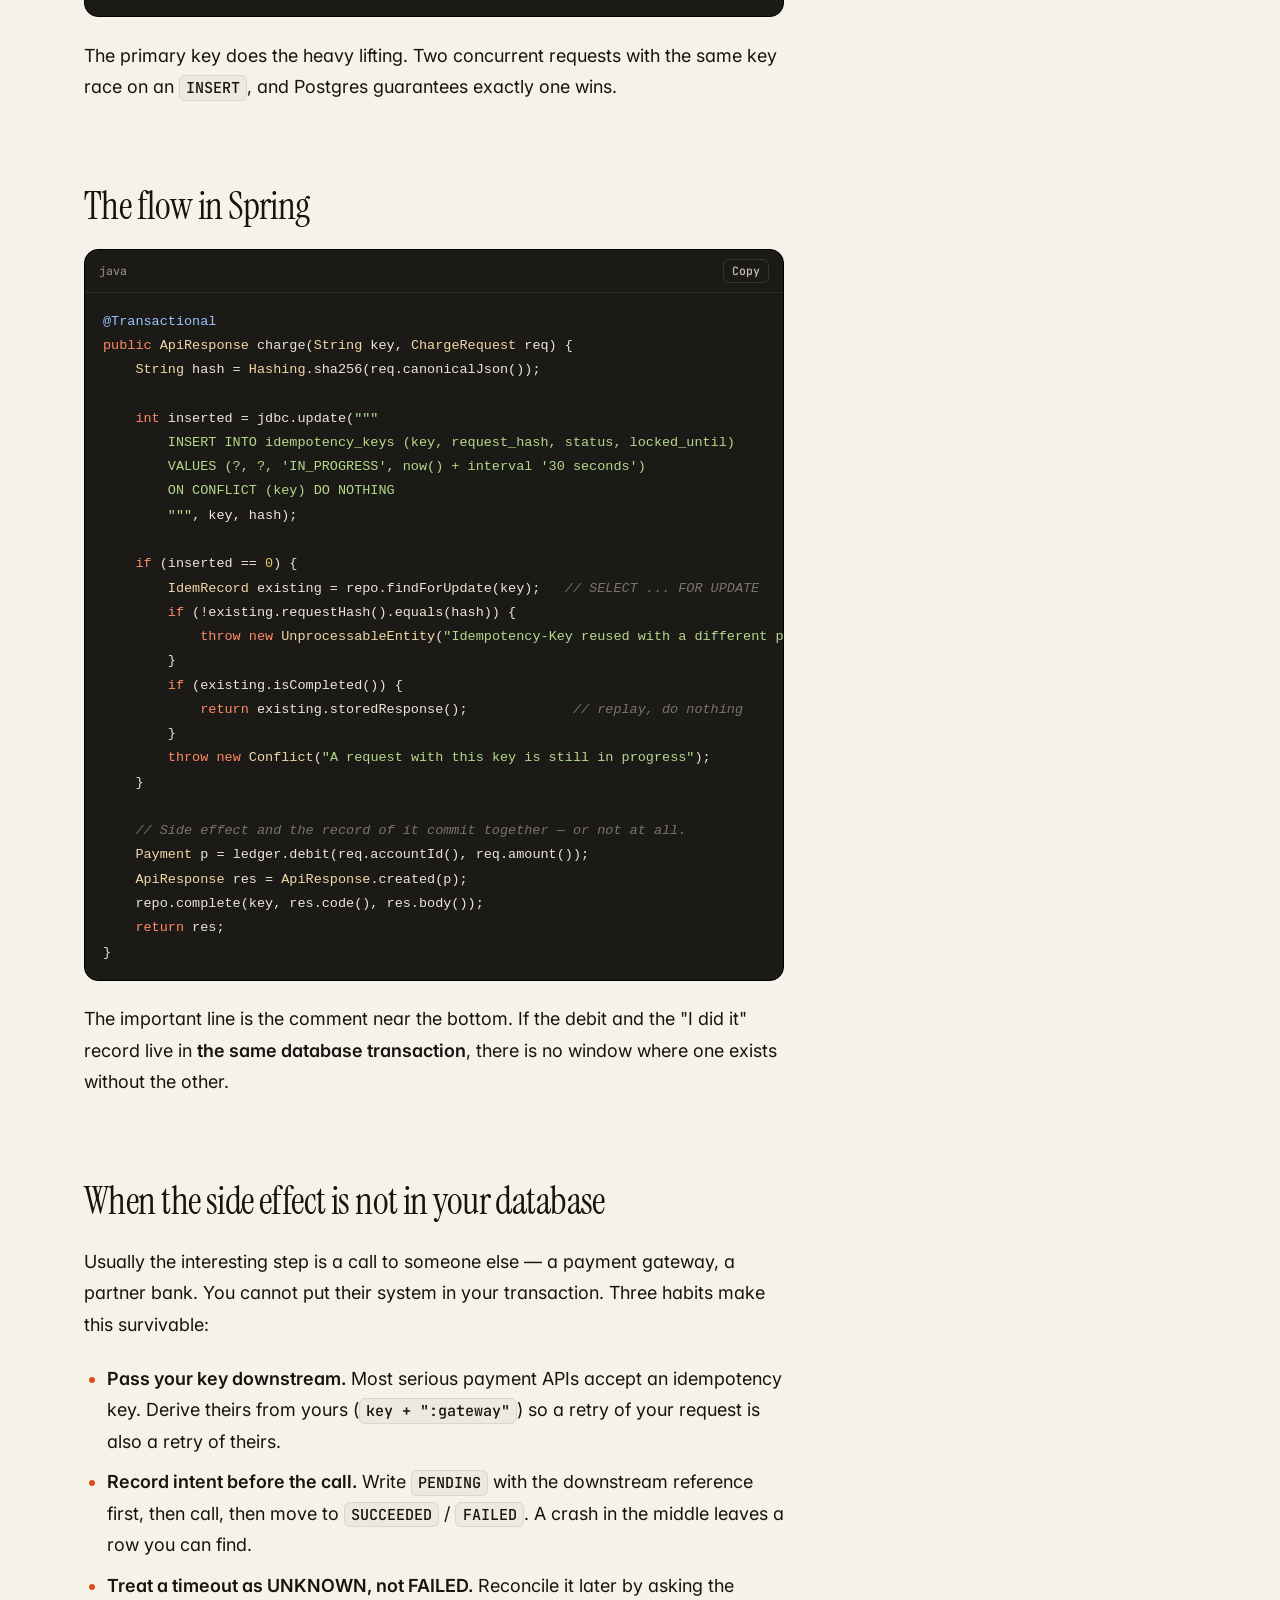
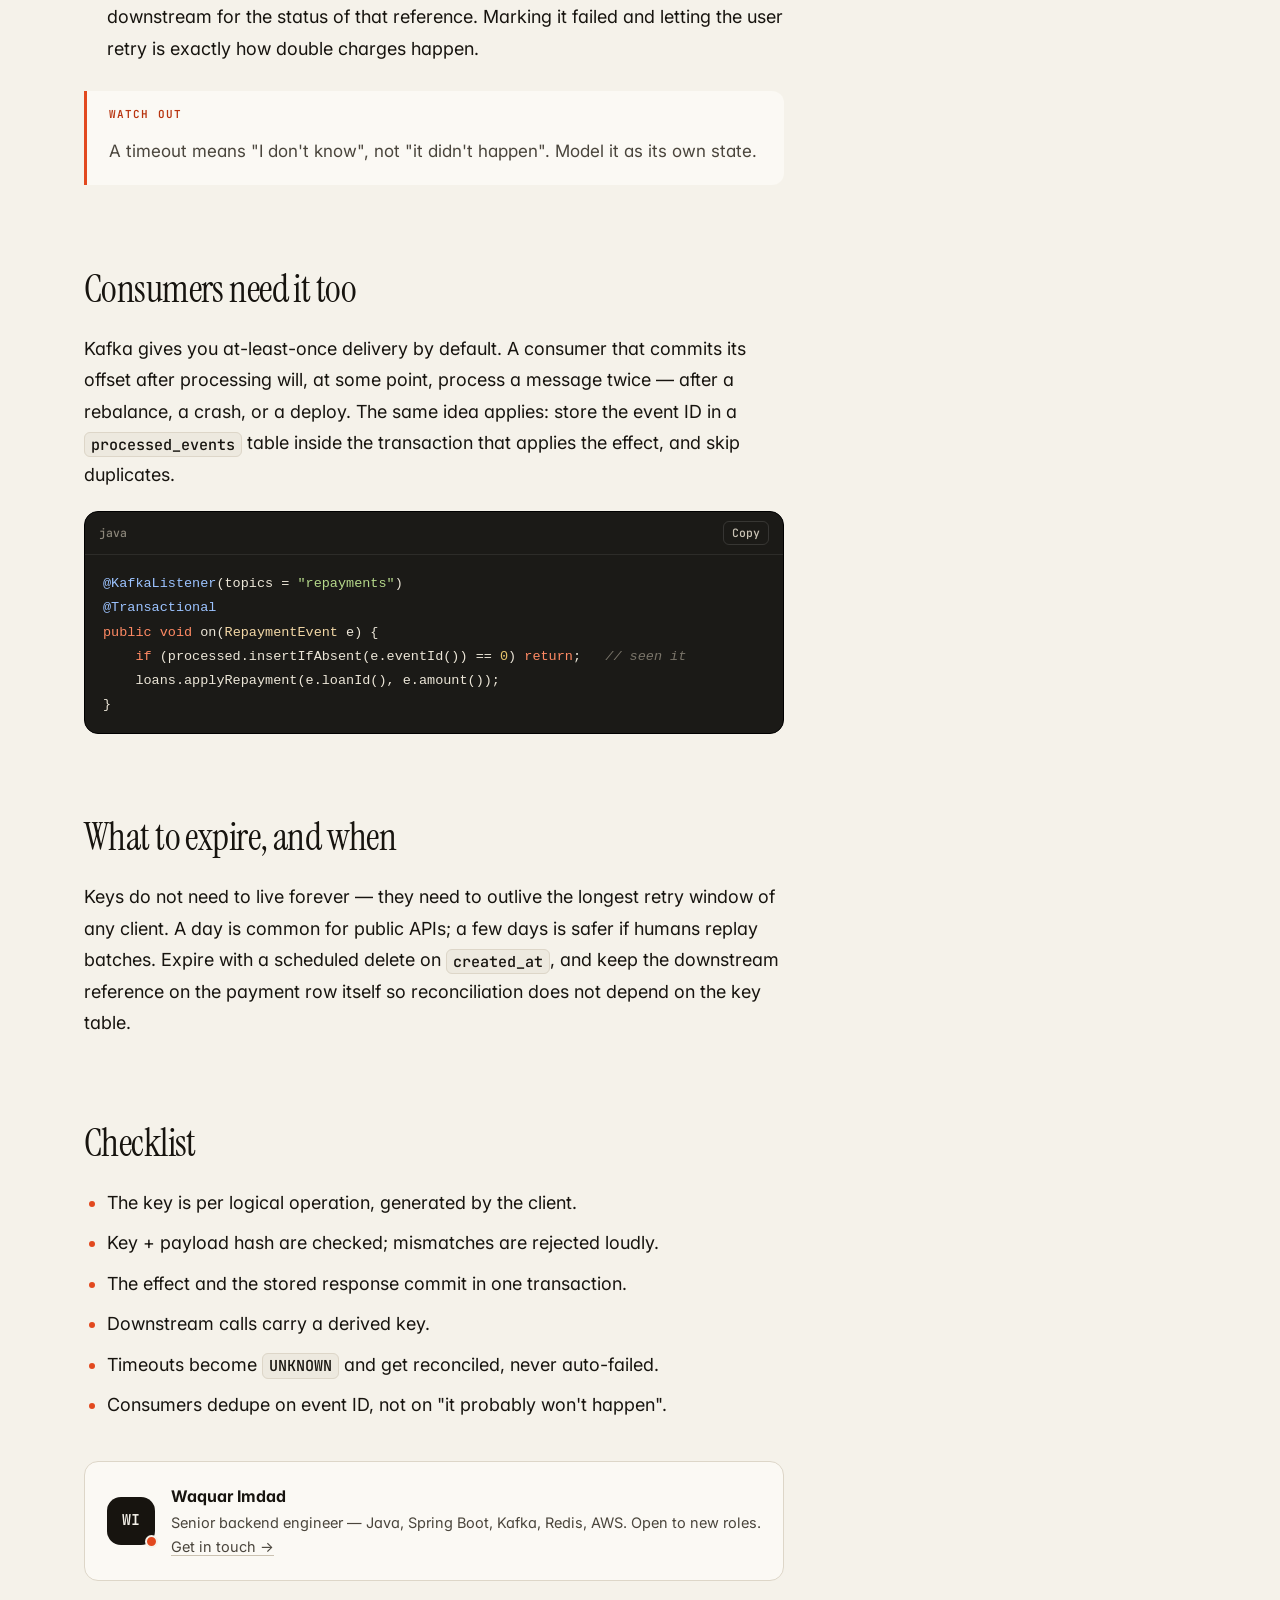
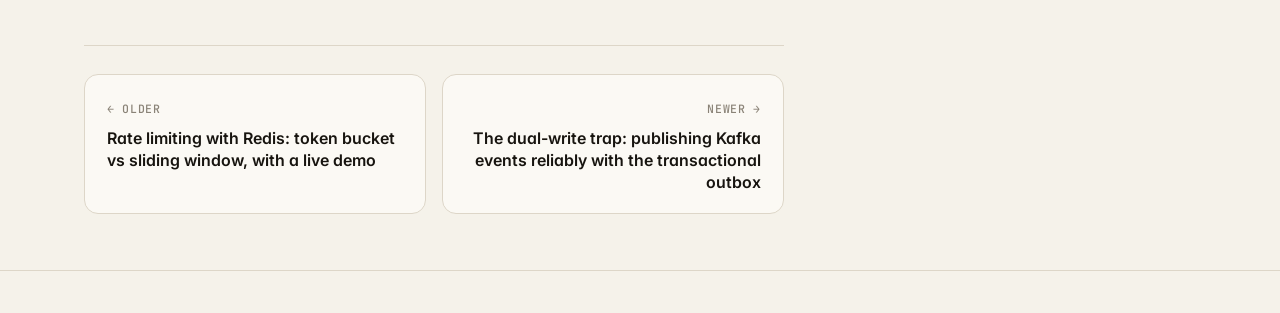
<file: p/idempotency-keys-pay-once/index.html>
<!doctype html>
<html lang="en"><head>
<meta charset="utf-8">
<meta name="viewport" content="width=device-width, initial-scale=1">
<title>Pay once means once: idempotency keys for money-moving APIs — Waquar Imdad</title>
<meta name="description" content="Retries are not an edge case. In payments and lending they are the normal path, and the API has to be designed so that the second call is boring.">
<meta property="og:type" content="article">
<meta property="og:title" content="Pay once means once: idempotency keys for money-moving APIs">
<meta property="og:description" content="Retries are not an edge case. In payments and lending they are the normal path, and the API has to be designed so that the second call is boring.">
<meta property="og:url" content="https://waquarimdad.github.io/p/idempotency-keys-pay-once/">
<meta property="og:site_name" content="Waquar Imdad">
<meta property="og:image" content="https://waquarimdad.github.io/img/covers/idempotency-keys-pay-once.png">
<meta property="og:image:width" content="1200">
<meta property="og:image:height" content="627">
<meta property="article:author" content="Waquar Imdad">
<meta property="article:published_time" content="2026-11-10">
<meta name="twitter:card" content="summary_large_image">
<link rel="canonical" href="https://waquarimdad.github.io/p/idempotency-keys-pay-once/">
<meta http-equiv="refresh" content="0; url=/#/blog/idempotency-keys-pay-once">
<script>location.replace("/#/blog/idempotency-keys-pay-once");</script>
</head><body>
<p><a href="/#/blog/idempotency-keys-pay-once">Pay once means once: idempotency keys for money-moving APIs</a></p>
</body></html>
</file>
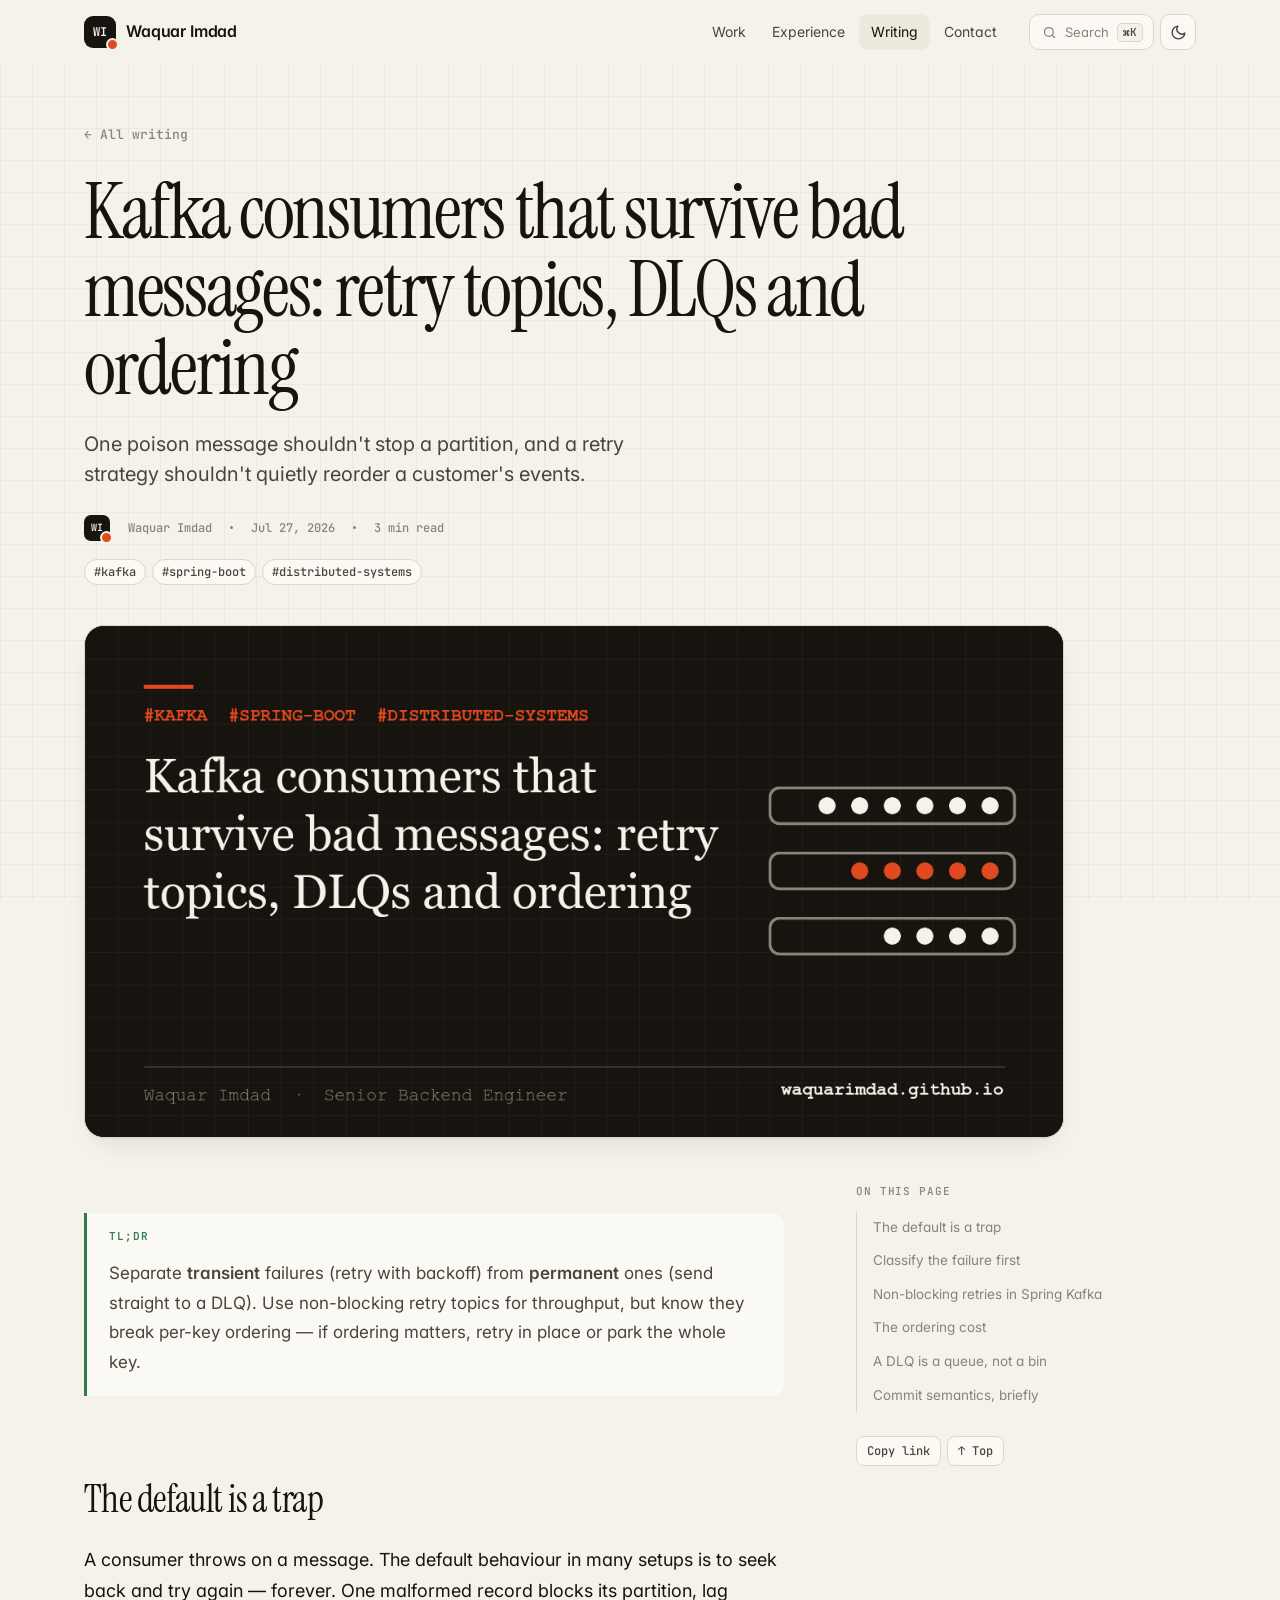
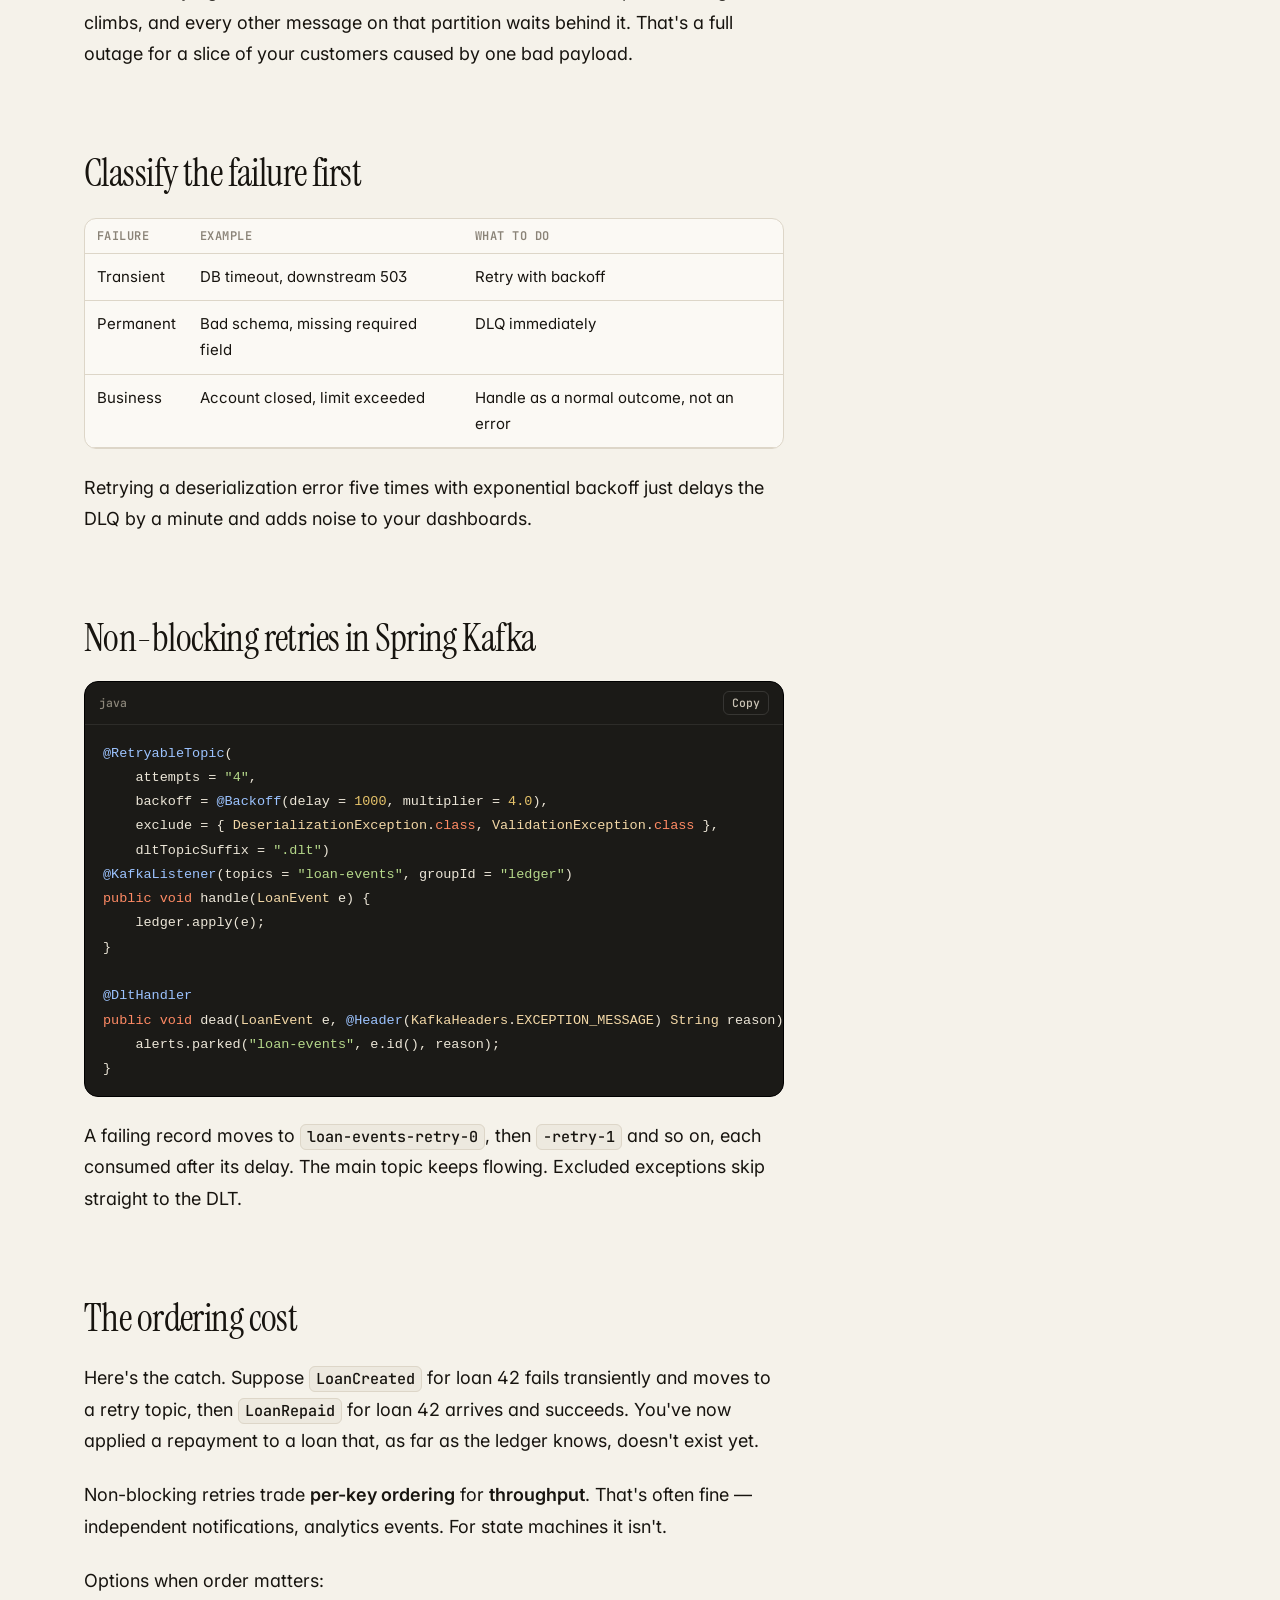
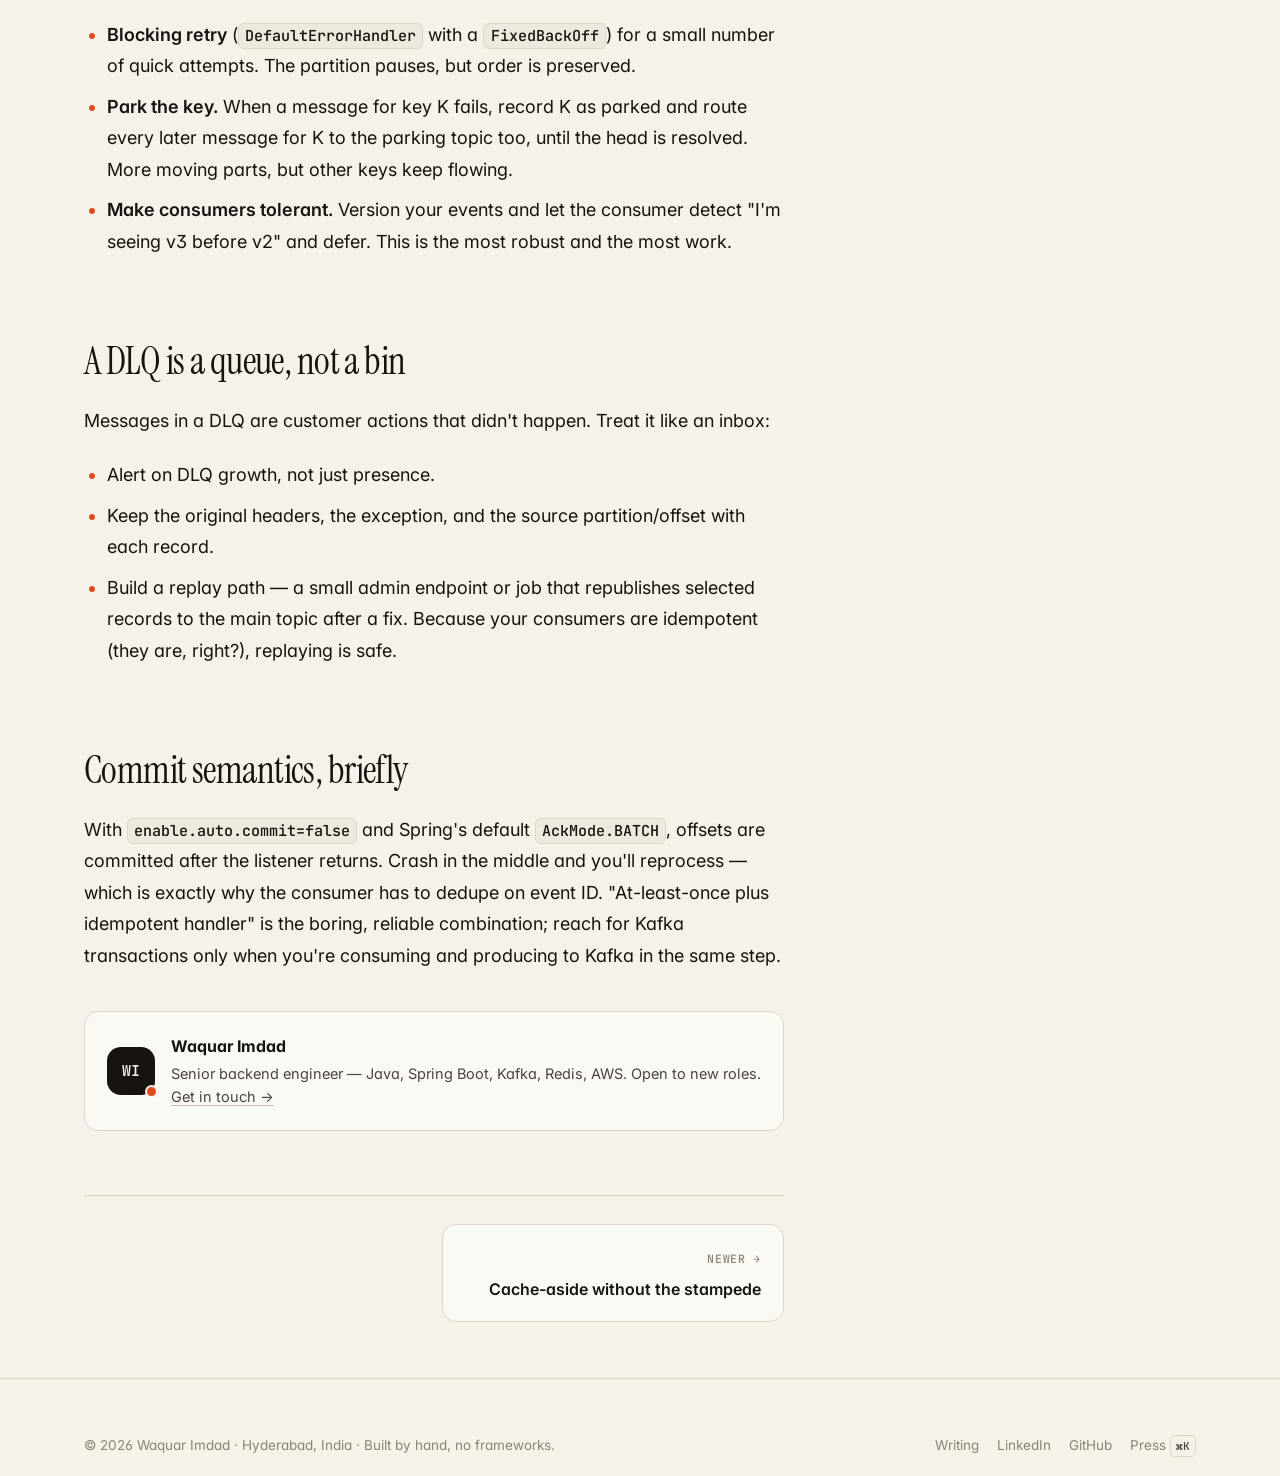
<file: p/kafka-retries-dlq-ordering/index.html>
<!doctype html>
<html lang="en"><head>
<meta charset="utf-8">
<meta name="viewport" content="width=device-width, initial-scale=1">
<title>Kafka consumers that survive bad messages: retry topics, DLQs and ordering — Waquar Imdad</title>
<meta name="description" content="One poison message shouldn't stop a partition, and a retry strategy shouldn't quietly reorder a customer's events.">
<meta property="og:type" content="article">
<meta property="og:title" content="Kafka consumers that survive bad messages: retry topics, DLQs and ordering">
<meta property="og:description" content="One poison message shouldn't stop a partition, and a retry strategy shouldn't quietly reorder a customer's events.">
<meta property="og:url" content="https://waquarimdad.github.io/p/kafka-retries-dlq-ordering/">
<meta property="og:site_name" content="Waquar Imdad">
<meta property="og:image" content="https://waquarimdad.github.io/img/covers/kafka-retries-dlq-ordering.png">
<meta property="og:image:width" content="1200">
<meta property="og:image:height" content="627">
<meta property="article:author" content="Waquar Imdad">
<meta property="article:published_time" content="2026-07-27">
<meta name="twitter:card" content="summary_large_image">
<link rel="canonical" href="https://waquarimdad.github.io/p/kafka-retries-dlq-ordering/">
<meta http-equiv="refresh" content="0; url=/#/blog/kafka-retries-dlq-ordering">
<script>location.replace("/#/blog/kafka-retries-dlq-ordering");</script>
</head><body>
<p><a href="/#/blog/kafka-retries-dlq-ordering">Kafka consumers that survive bad messages: retry topics, DLQs and ordering</a></p>
</body></html>
</file>
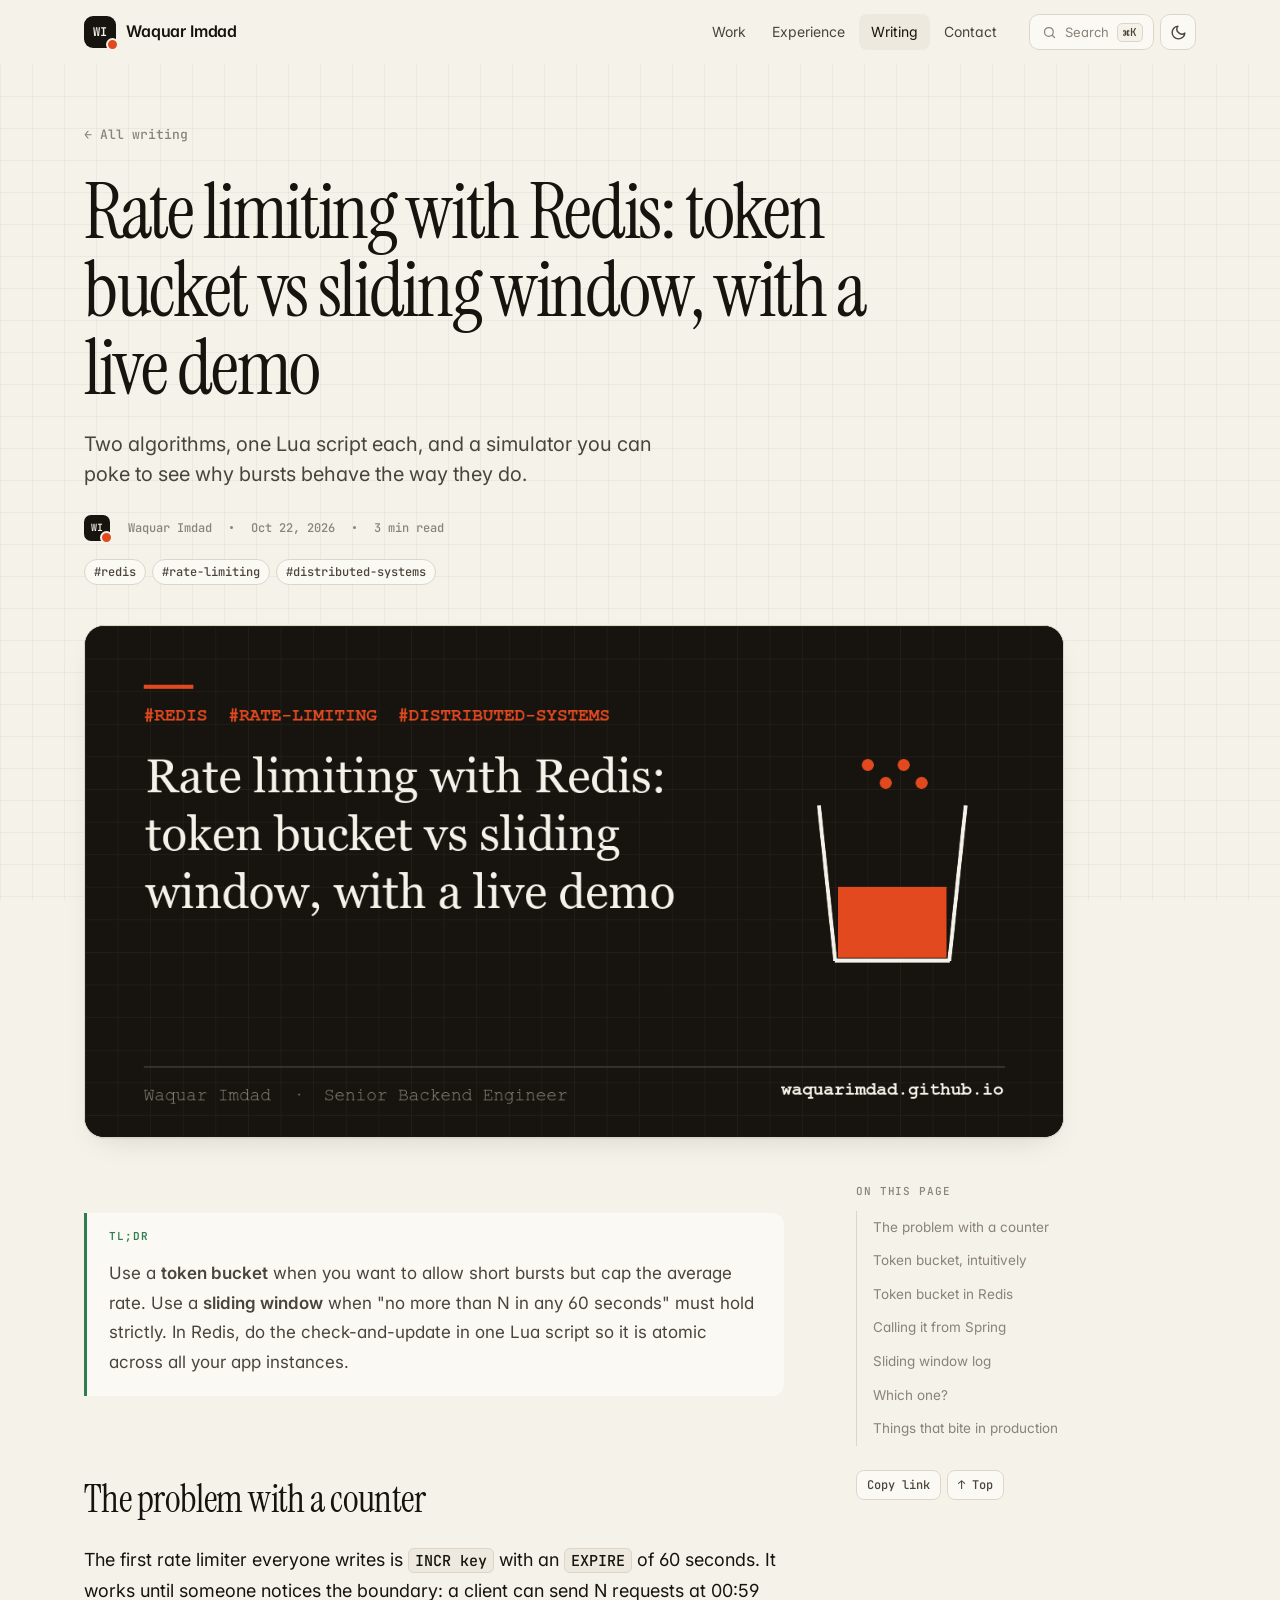
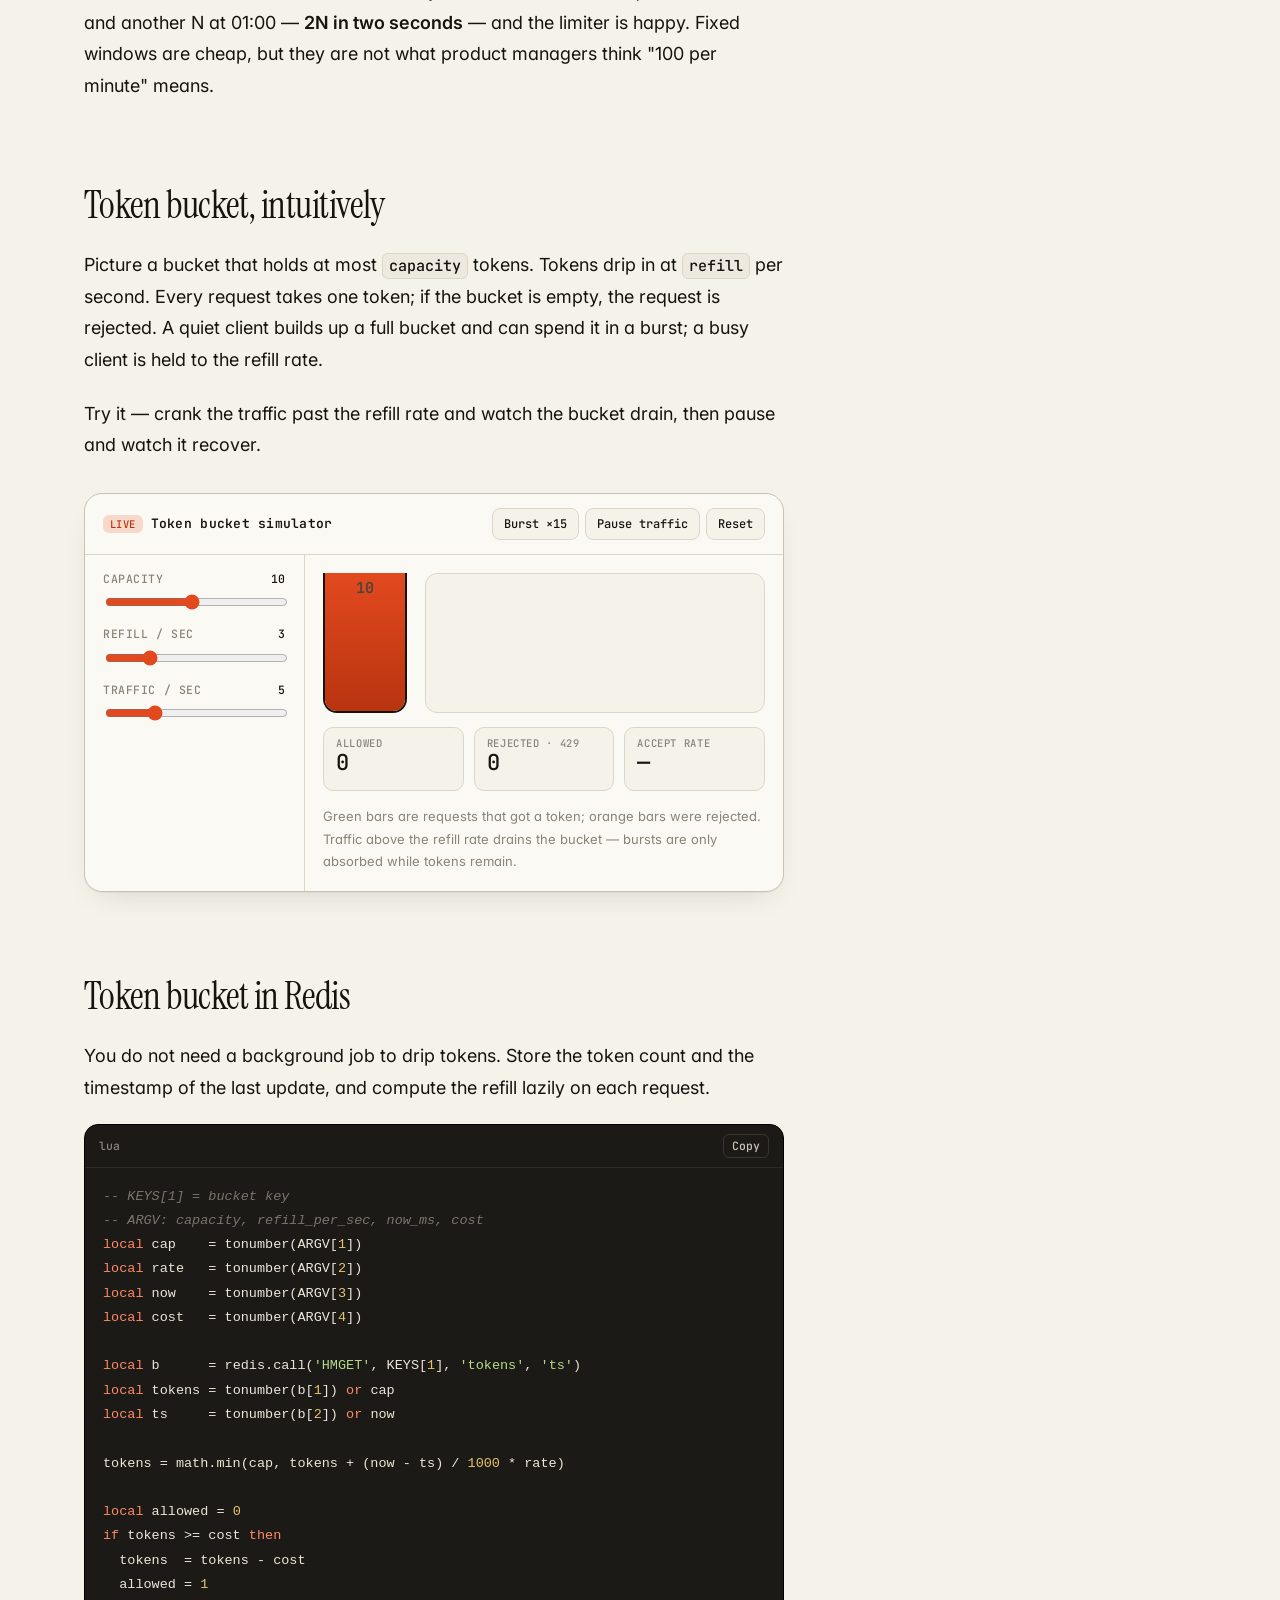
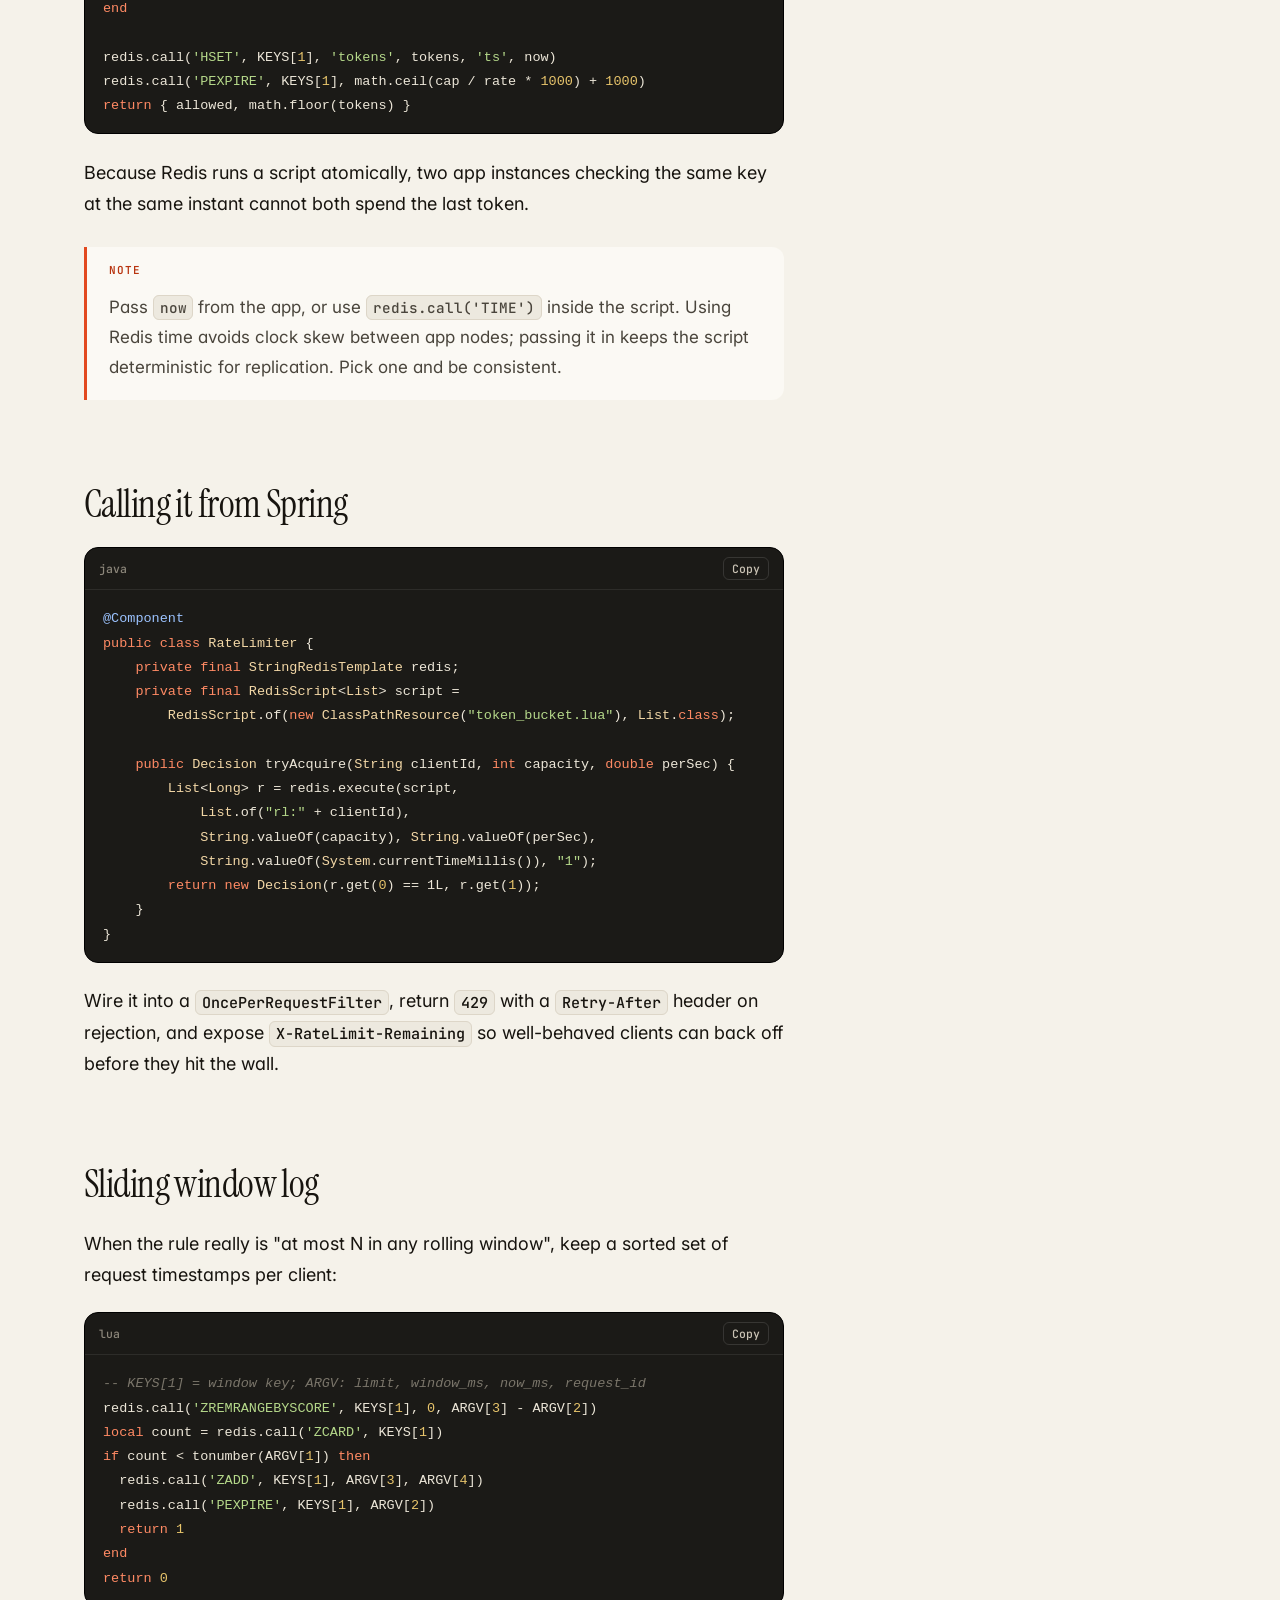
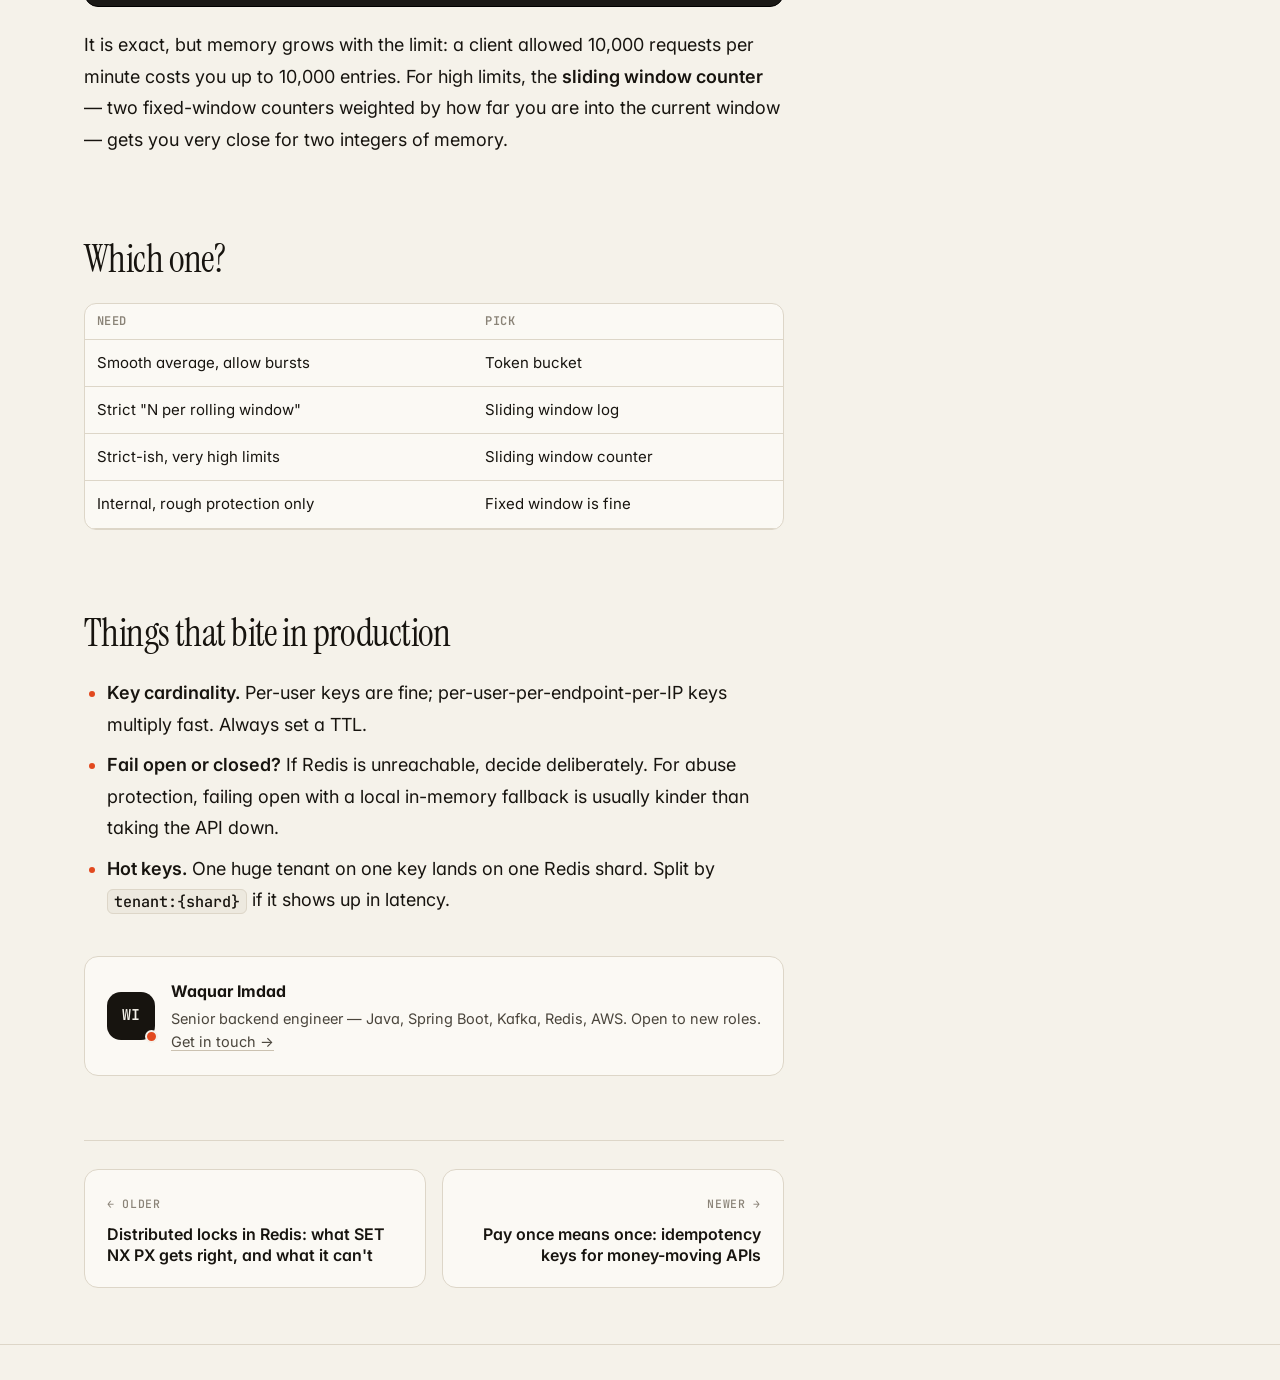
<file: p/rate-limiting-redis-token-bucket/index.html>
<!doctype html>
<html lang="en"><head>
<meta charset="utf-8">
<meta name="viewport" content="width=device-width, initial-scale=1">
<title>Rate limiting with Redis: token bucket vs sliding window, with a live demo — Waquar Imdad</title>
<meta name="description" content="Two algorithms, one Lua script each, and a simulator you can poke to see why bursts behave the way they do.">
<meta property="og:type" content="article">
<meta property="og:title" content="Rate limiting with Redis: token bucket vs sliding window, with a live demo">
<meta property="og:description" content="Two algorithms, one Lua script each, and a simulator you can poke to see why bursts behave the way they do.">
<meta property="og:url" content="https://waquarimdad.github.io/p/rate-limiting-redis-token-bucket/">
<meta property="og:site_name" content="Waquar Imdad">
<meta property="og:image" content="https://waquarimdad.github.io/img/covers/rate-limiting-redis-token-bucket.png">
<meta property="og:image:width" content="1200">
<meta property="og:image:height" content="627">
<meta property="article:author" content="Waquar Imdad">
<meta property="article:published_time" content="2026-10-22">
<meta name="twitter:card" content="summary_large_image">
<link rel="canonical" href="https://waquarimdad.github.io/p/rate-limiting-redis-token-bucket/">
<meta http-equiv="refresh" content="0; url=/#/blog/rate-limiting-redis-token-bucket">
<script>location.replace("/#/blog/rate-limiting-redis-token-bucket");</script>
</head><body>
<p><a href="/#/blog/rate-limiting-redis-token-bucket">Rate limiting with Redis: token bucket vs sliding window, with a live demo</a></p>
</body></html>
</file>
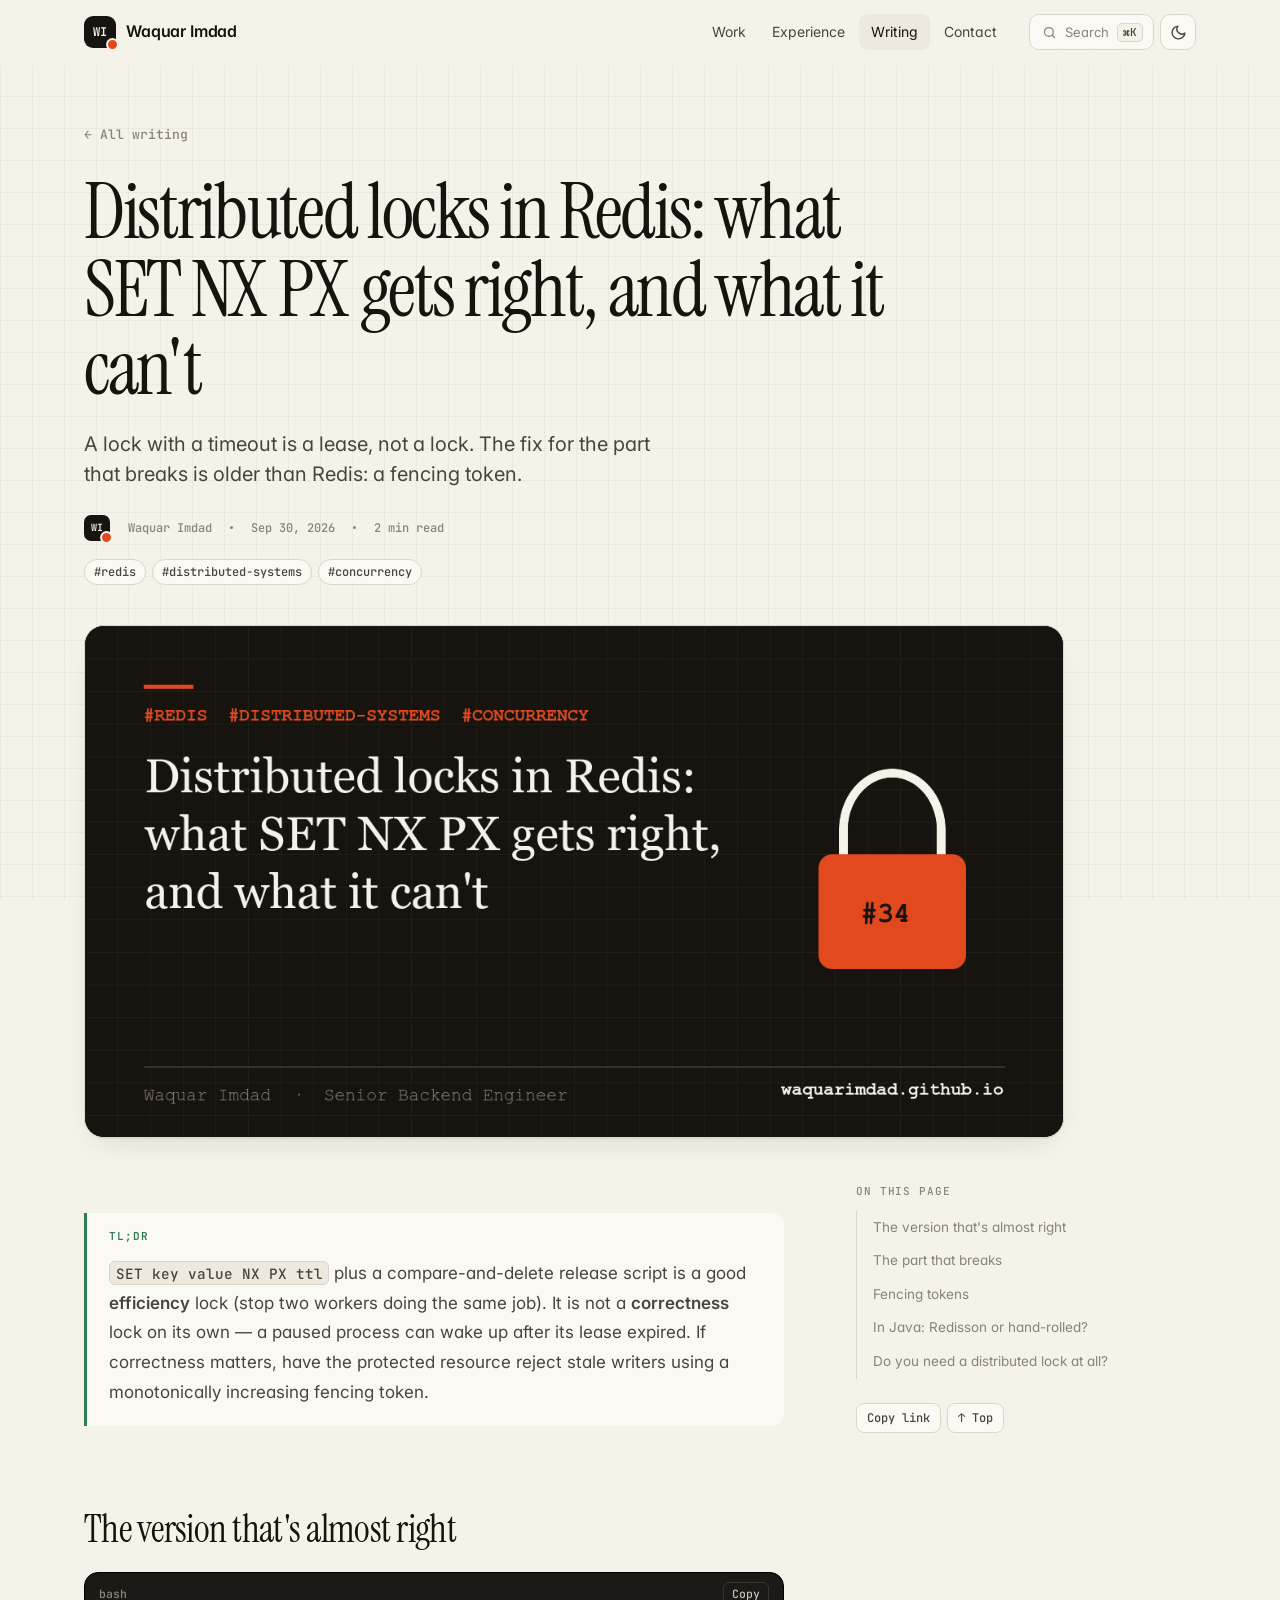
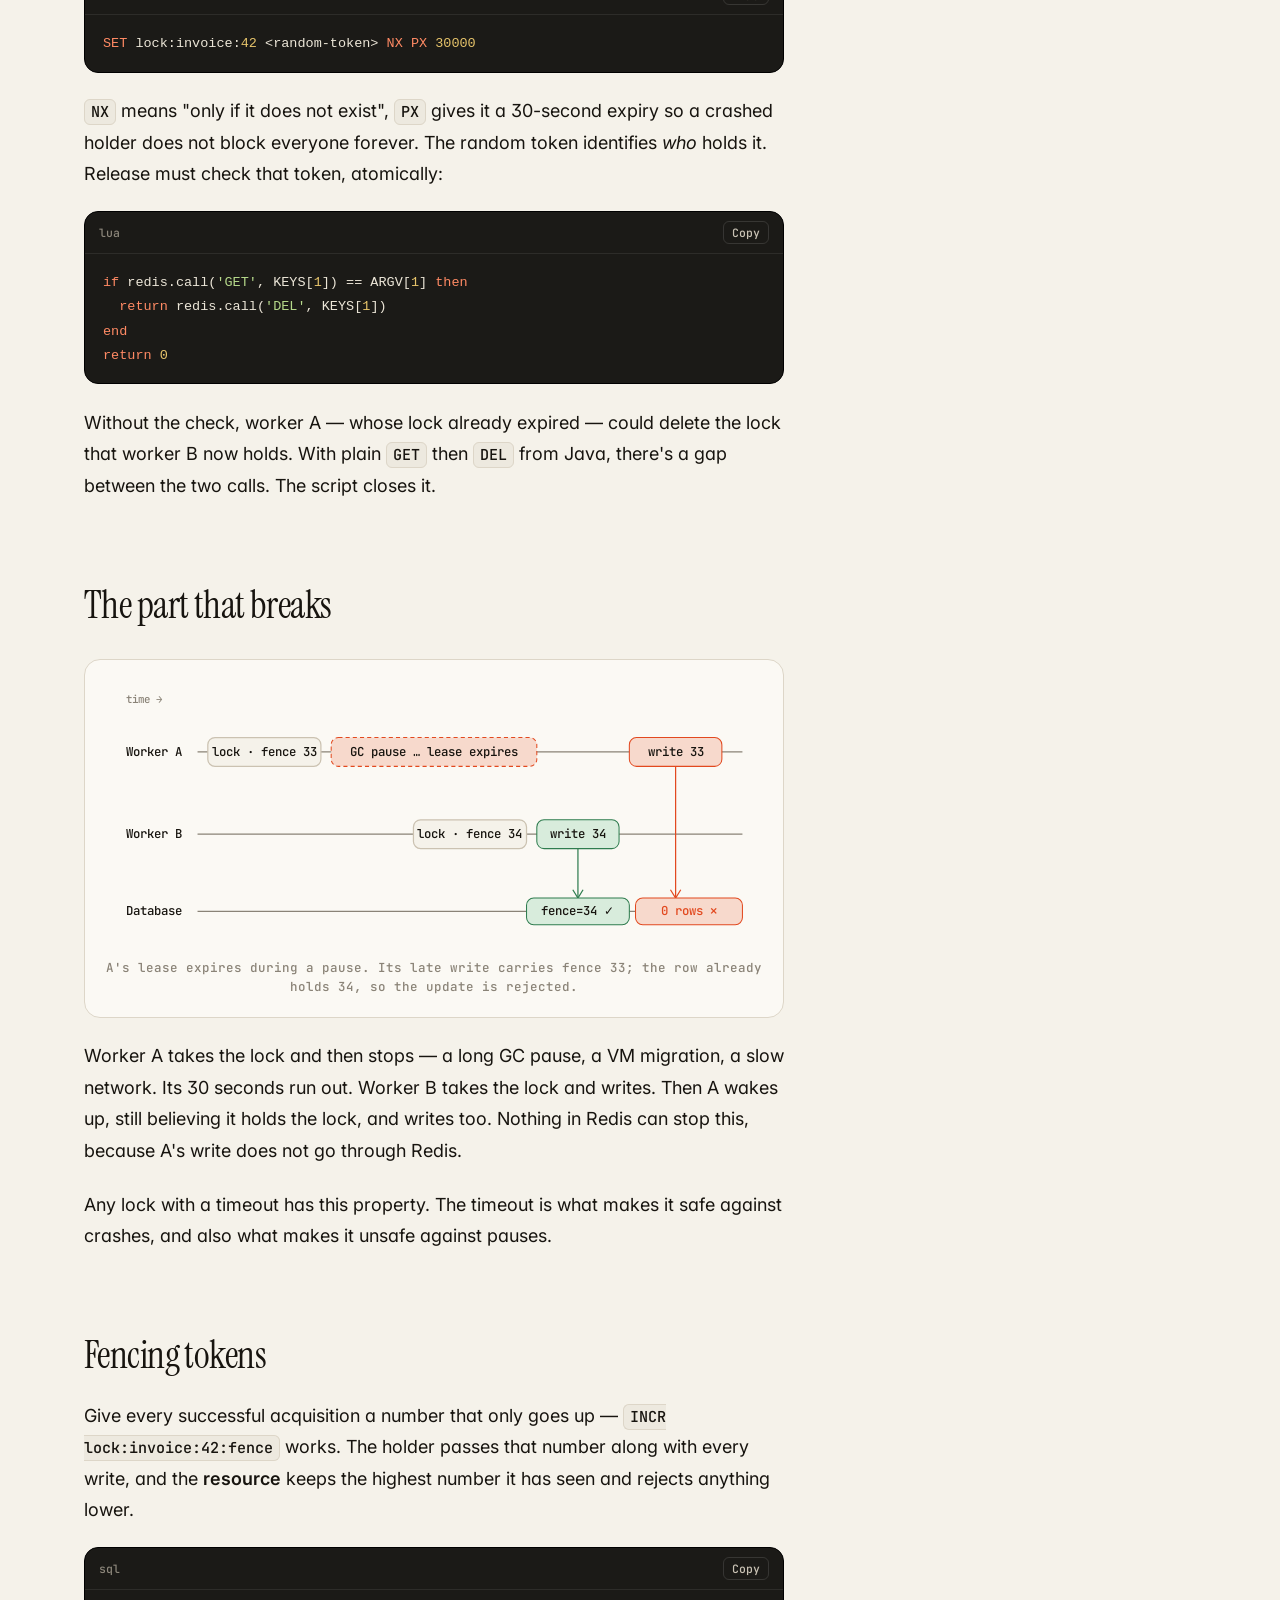
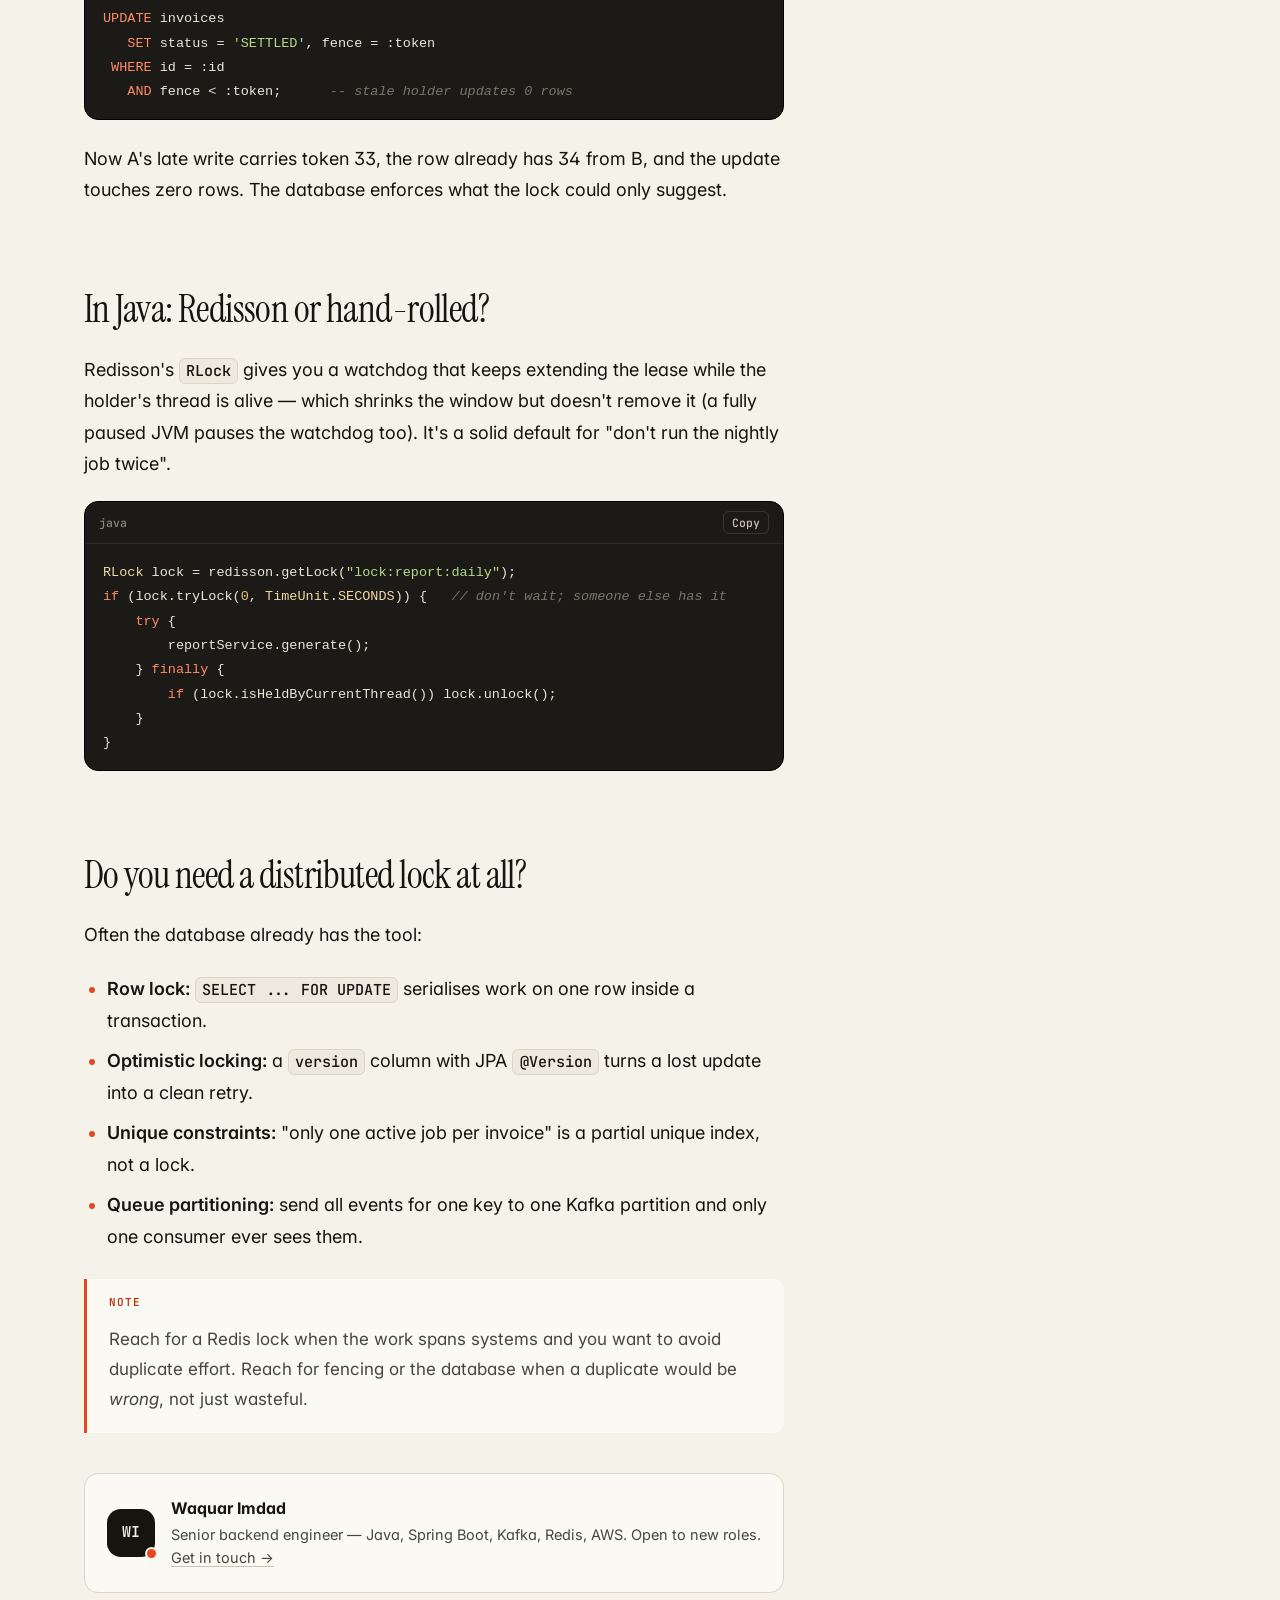
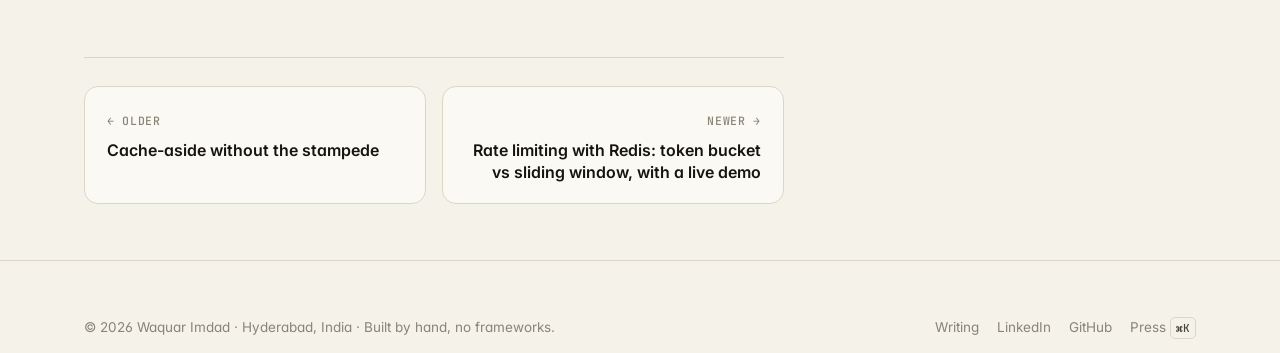
<file: p/redis-distributed-locks-fencing/index.html>
<!doctype html>
<html lang="en"><head>
<meta charset="utf-8">
<meta name="viewport" content="width=device-width, initial-scale=1">
<title>Distributed locks in Redis: what SET NX PX gets right, and what it can't — Waquar Imdad</title>
<meta name="description" content="A lock with a timeout is a lease, not a lock. The fix for the part that breaks is older than Redis: a fencing token.">
<meta property="og:type" content="article">
<meta property="og:title" content="Distributed locks in Redis: what SET NX PX gets right, and what it can't">
<meta property="og:description" content="A lock with a timeout is a lease, not a lock. The fix for the part that breaks is older than Redis: a fencing token.">
<meta property="og:url" content="https://waquarimdad.github.io/p/redis-distributed-locks-fencing/">
<meta property="og:site_name" content="Waquar Imdad">
<meta property="og:image" content="https://waquarimdad.github.io/img/covers/redis-distributed-locks-fencing.png">
<meta property="og:image:width" content="1200">
<meta property="og:image:height" content="627">
<meta property="article:author" content="Waquar Imdad">
<meta property="article:published_time" content="2026-09-30">
<meta name="twitter:card" content="summary_large_image">
<link rel="canonical" href="https://waquarimdad.github.io/p/redis-distributed-locks-fencing/">
<meta http-equiv="refresh" content="0; url=/#/blog/redis-distributed-locks-fencing">
<script>location.replace("/#/blog/redis-distributed-locks-fencing");</script>
</head><body>
<p><a href="/#/blog/redis-distributed-locks-fencing">Distributed locks in Redis: what SET NX PX gets right, and what it can't</a></p>
</body></html>
</file>
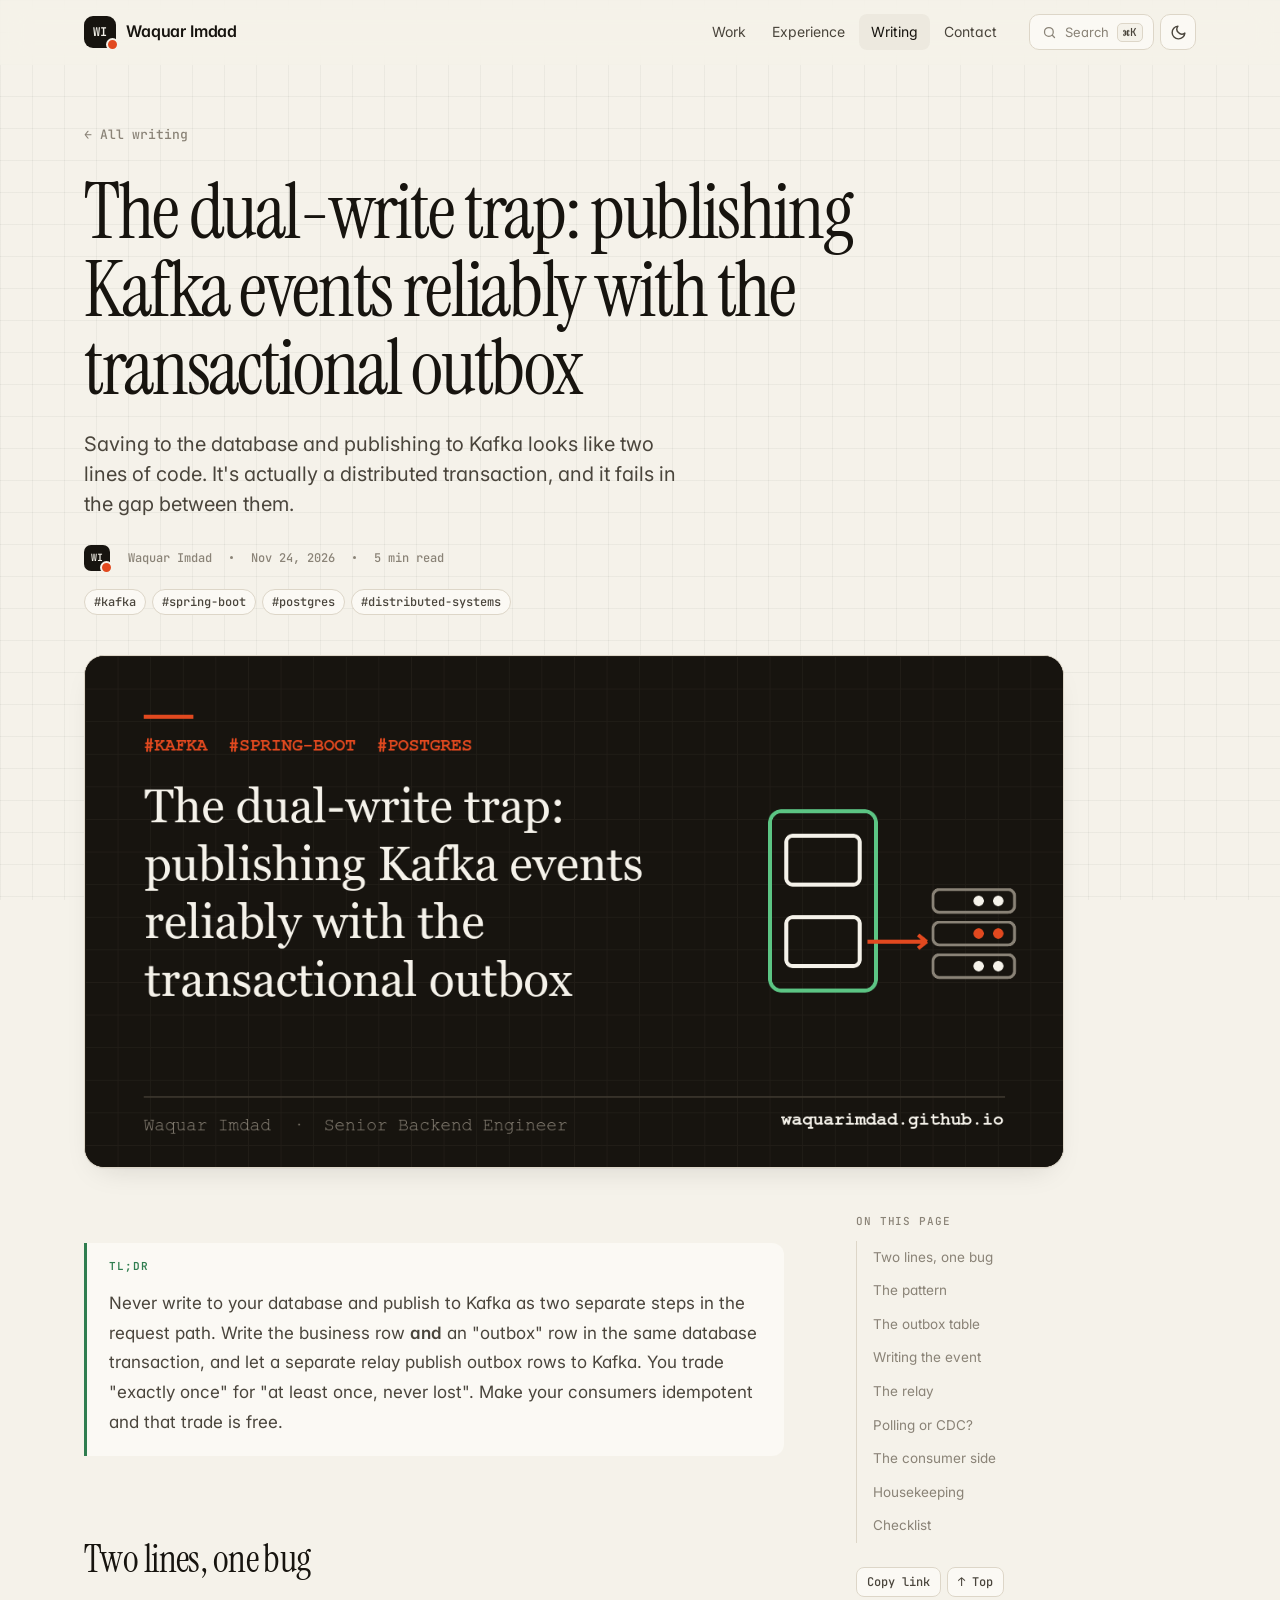
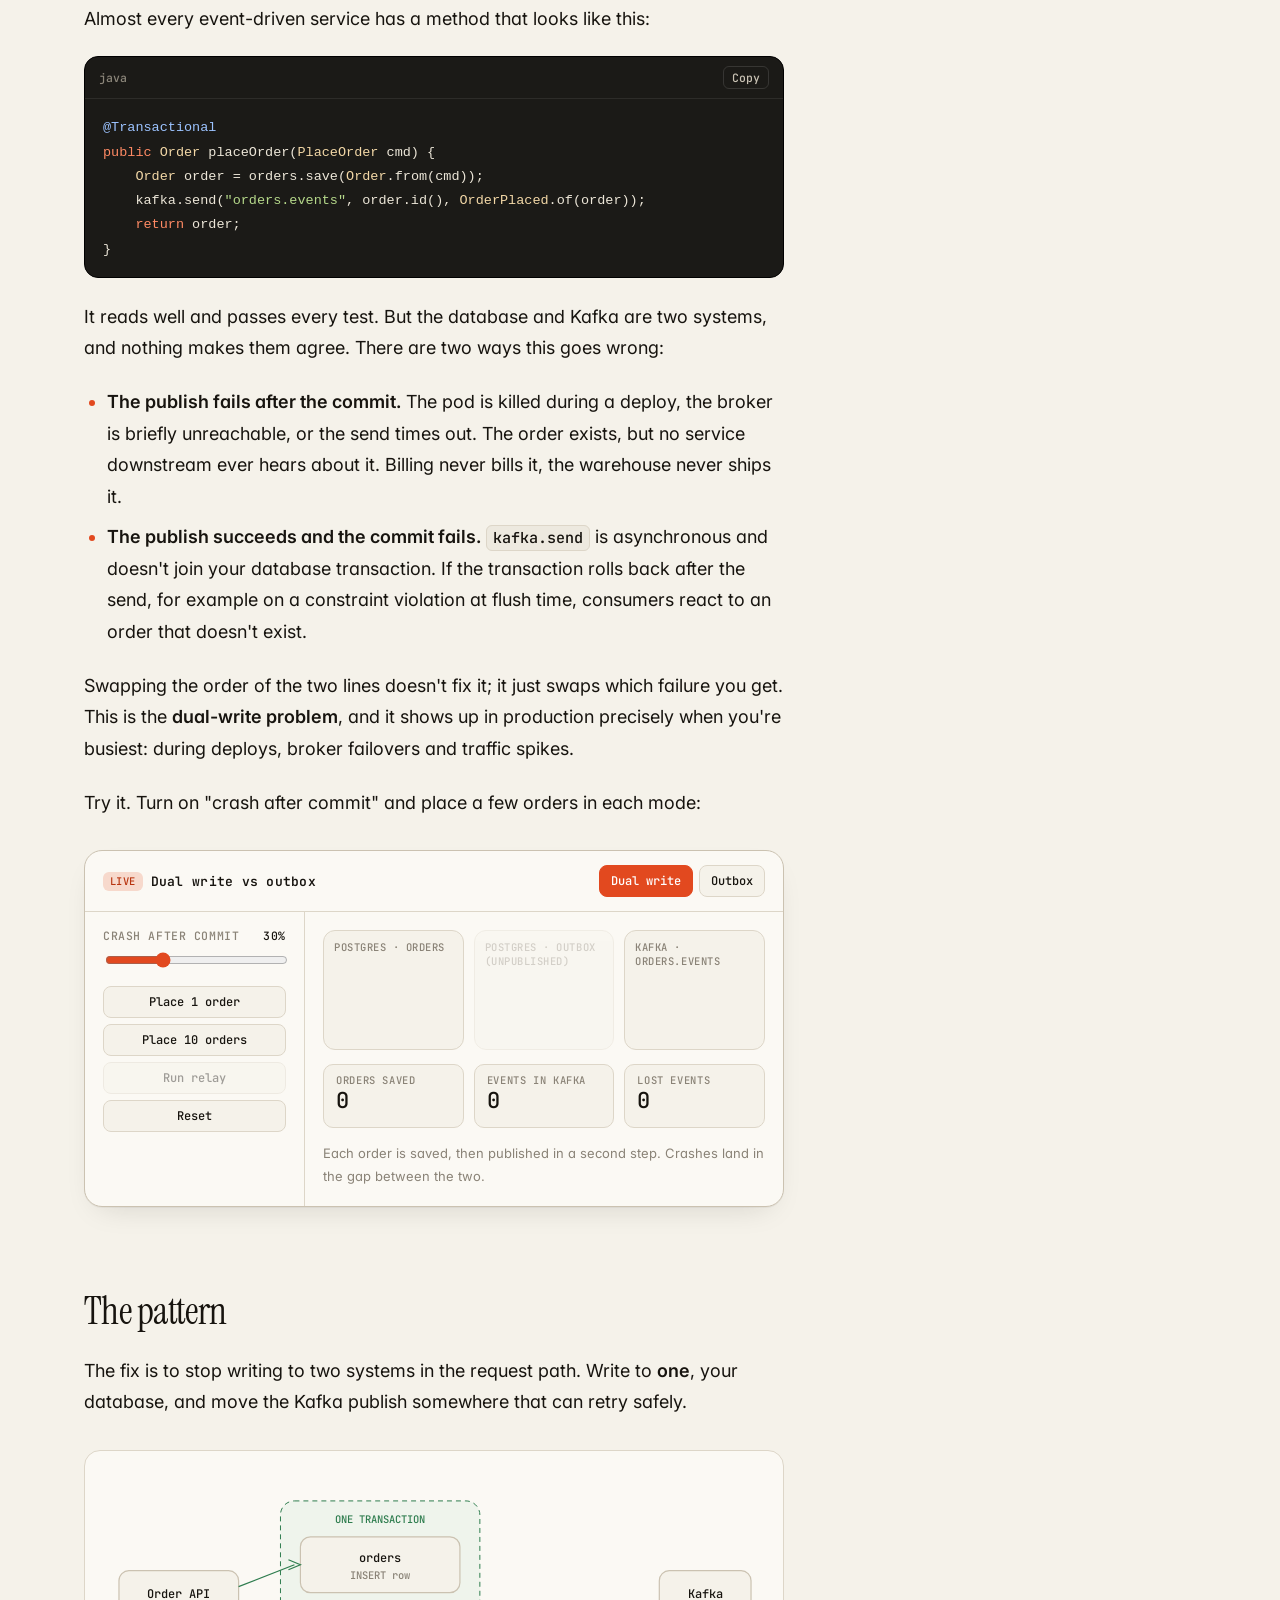
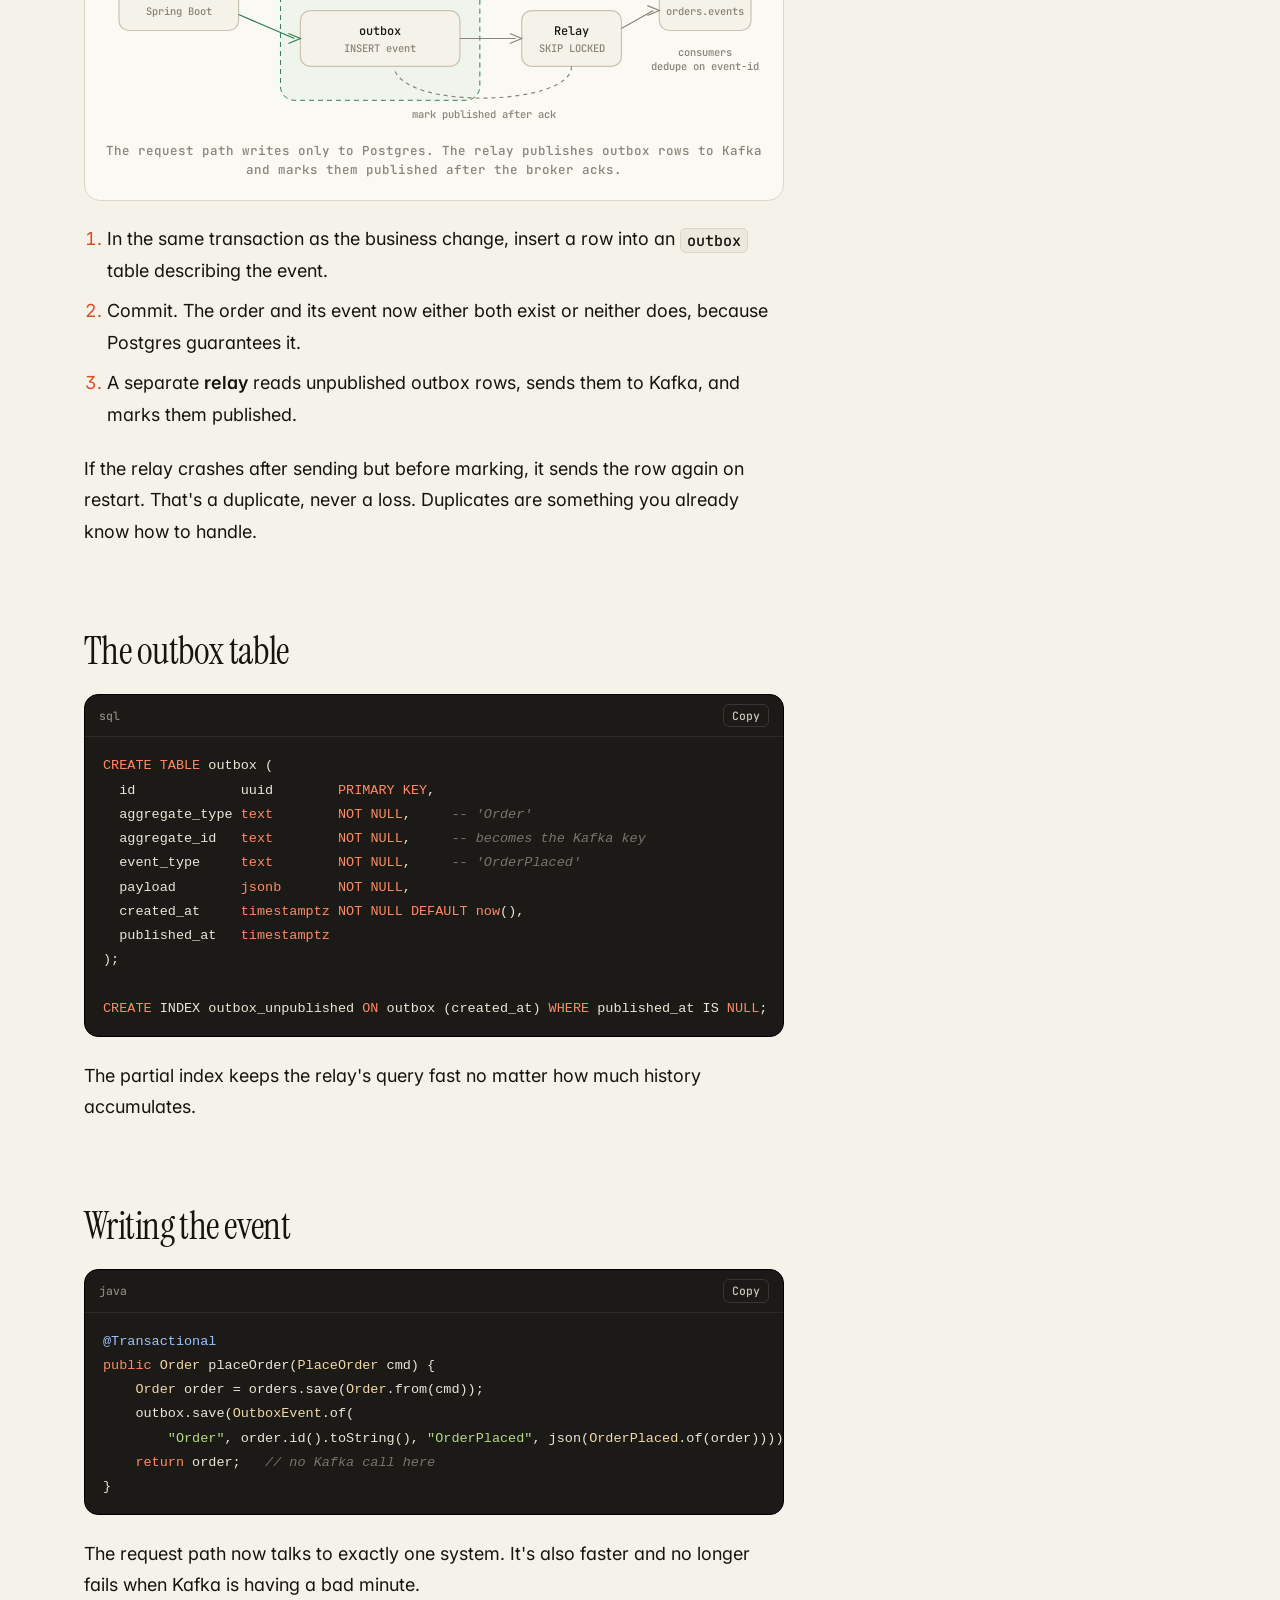
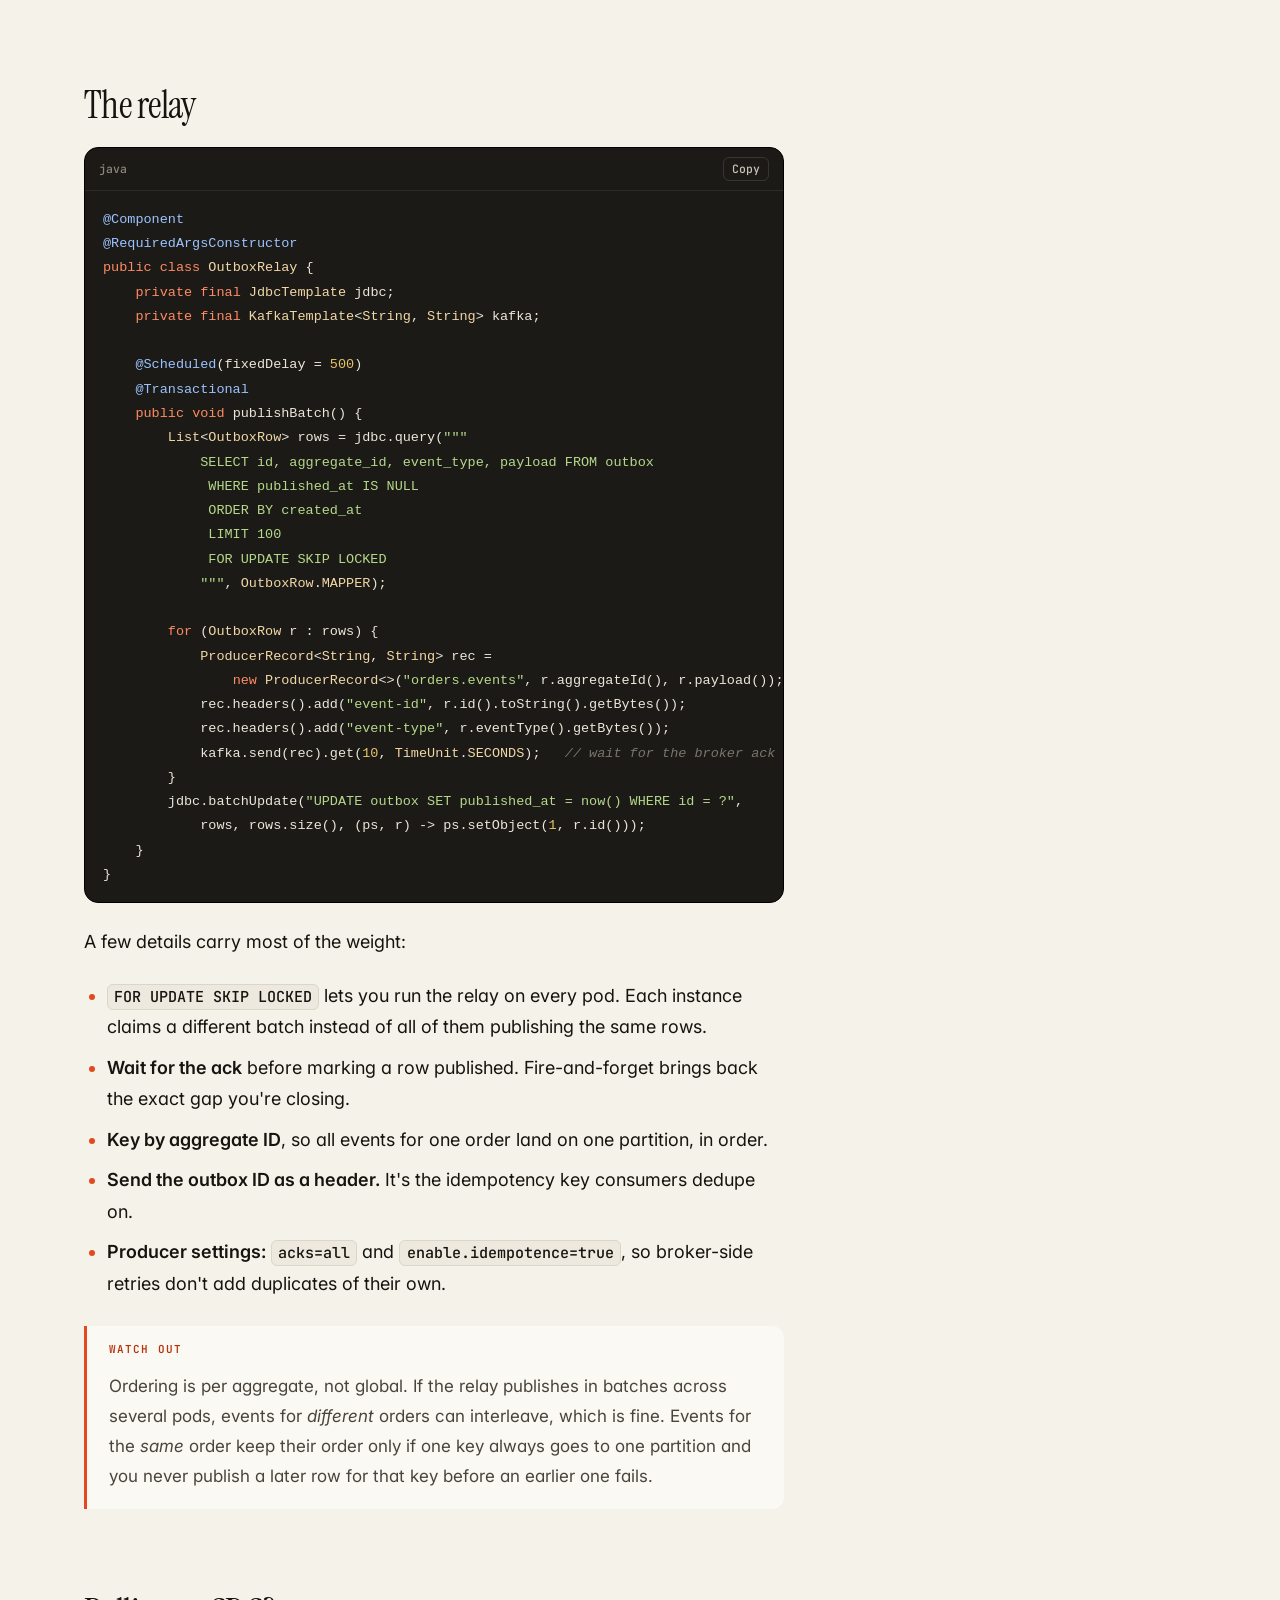
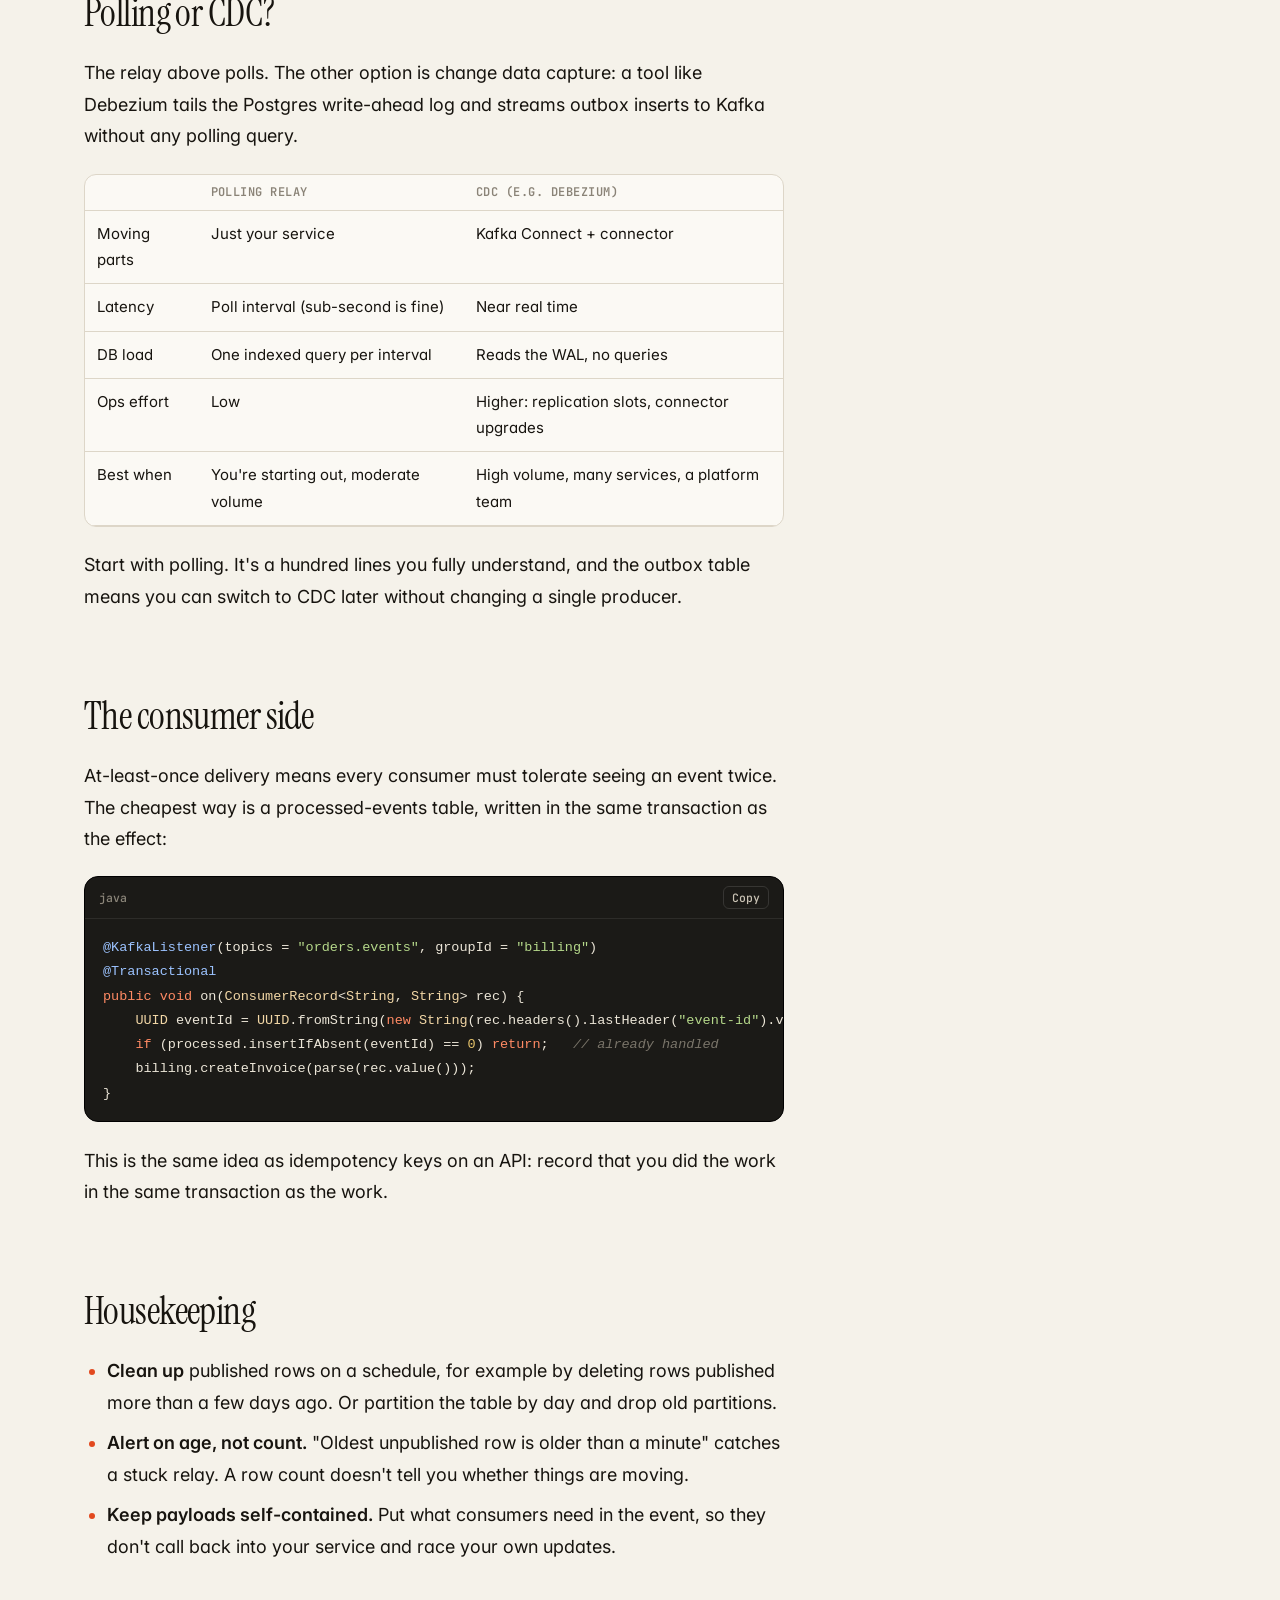
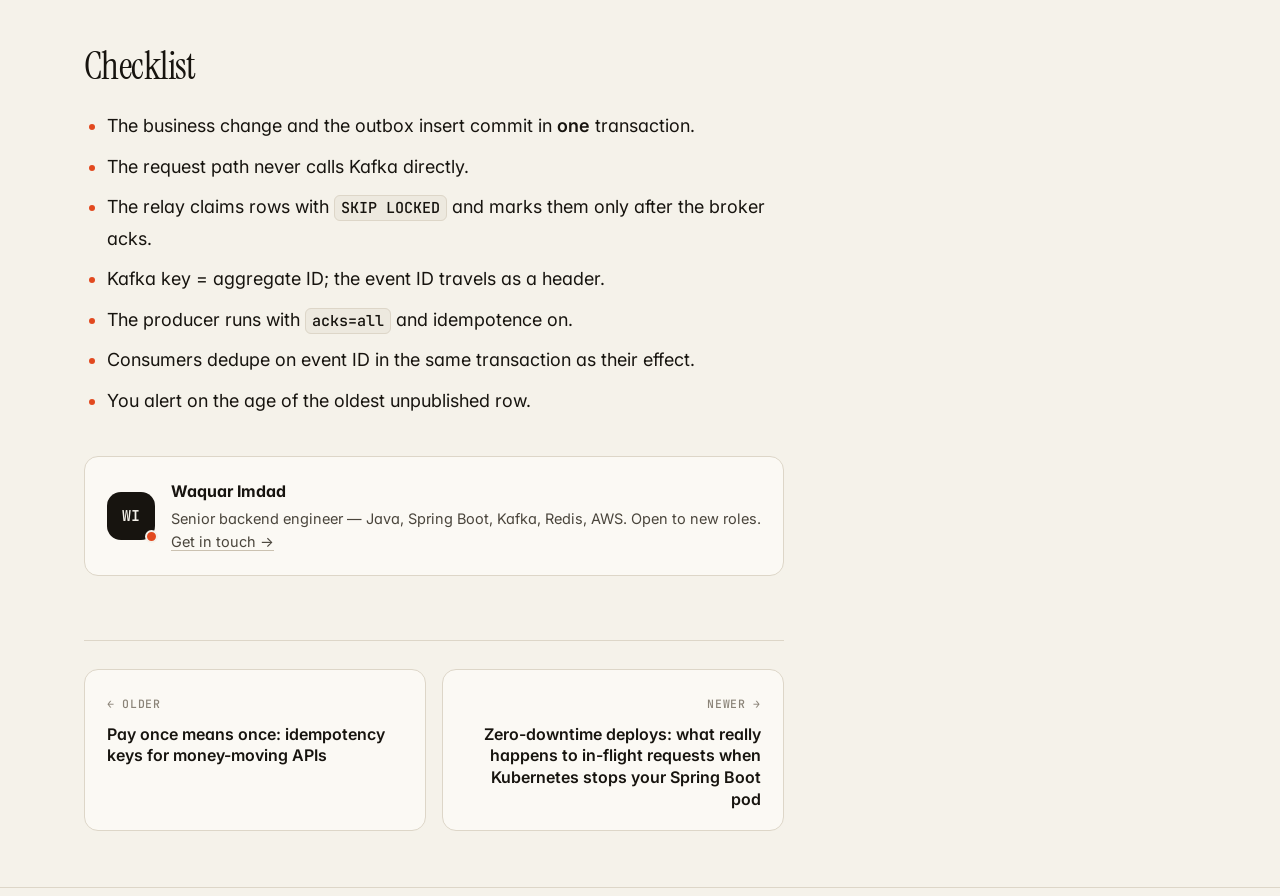
<file: p/transactional-outbox-kafka-spring-boot/index.html>
<!doctype html>
<html lang="en"><head>
<meta charset="utf-8">
<meta name="viewport" content="width=device-width, initial-scale=1">
<title>The dual-write trap: publishing Kafka events reliably with the transactional outbox — Waquar Imdad</title>
<meta name="description" content="Saving to the database and publishing to Kafka looks like two lines of code. It's actually a distributed transaction, and it fails in the gap between them.">
<meta property="og:type" content="article">
<meta property="og:title" content="The dual-write trap: publishing Kafka events reliably with the transactional outbox">
<meta property="og:description" content="Saving to the database and publishing to Kafka looks like two lines of code. It's actually a distributed transaction, and it fails in the gap between them.">
<meta property="og:url" content="https://waquarimdad.github.io/p/transactional-outbox-kafka-spring-boot/">
<meta property="og:site_name" content="Waquar Imdad">
<meta property="og:image" content="https://waquarimdad.github.io/img/covers/transactional-outbox-kafka-spring-boot.png">
<meta property="og:image:width" content="1200">
<meta property="og:image:height" content="627">
<meta property="article:author" content="Waquar Imdad">
<meta property="article:published_time" content="2026-11-24">
<meta name="twitter:card" content="summary_large_image">
<link rel="canonical" href="https://waquarimdad.github.io/p/transactional-outbox-kafka-spring-boot/">
<meta http-equiv="refresh" content="0; url=/#/blog/transactional-outbox-kafka-spring-boot">
<script>location.replace("/#/blog/transactional-outbox-kafka-spring-boot");</script>
</head><body>
<p><a href="/#/blog/transactional-outbox-kafka-spring-boot">The dual-write trap: publishing Kafka events reliably with the transactional outbox</a></p>
</body></html>
</file>
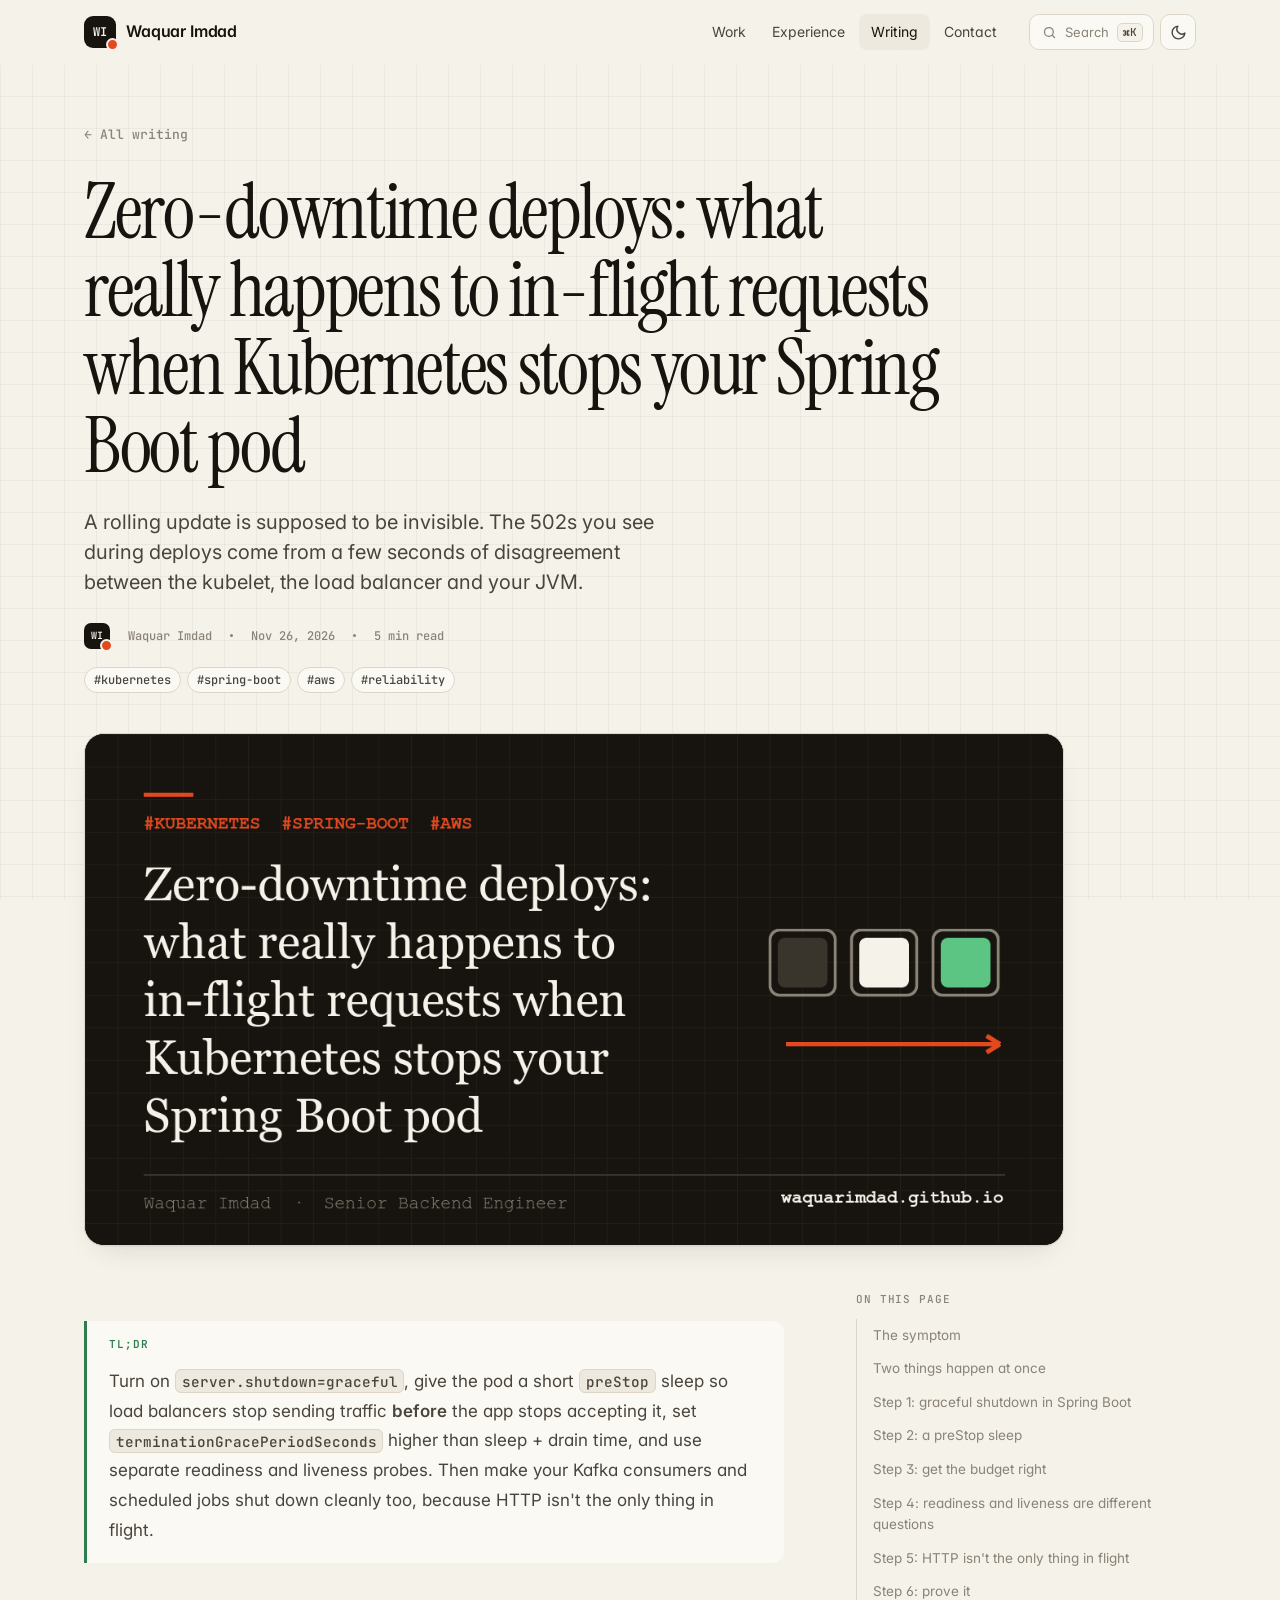
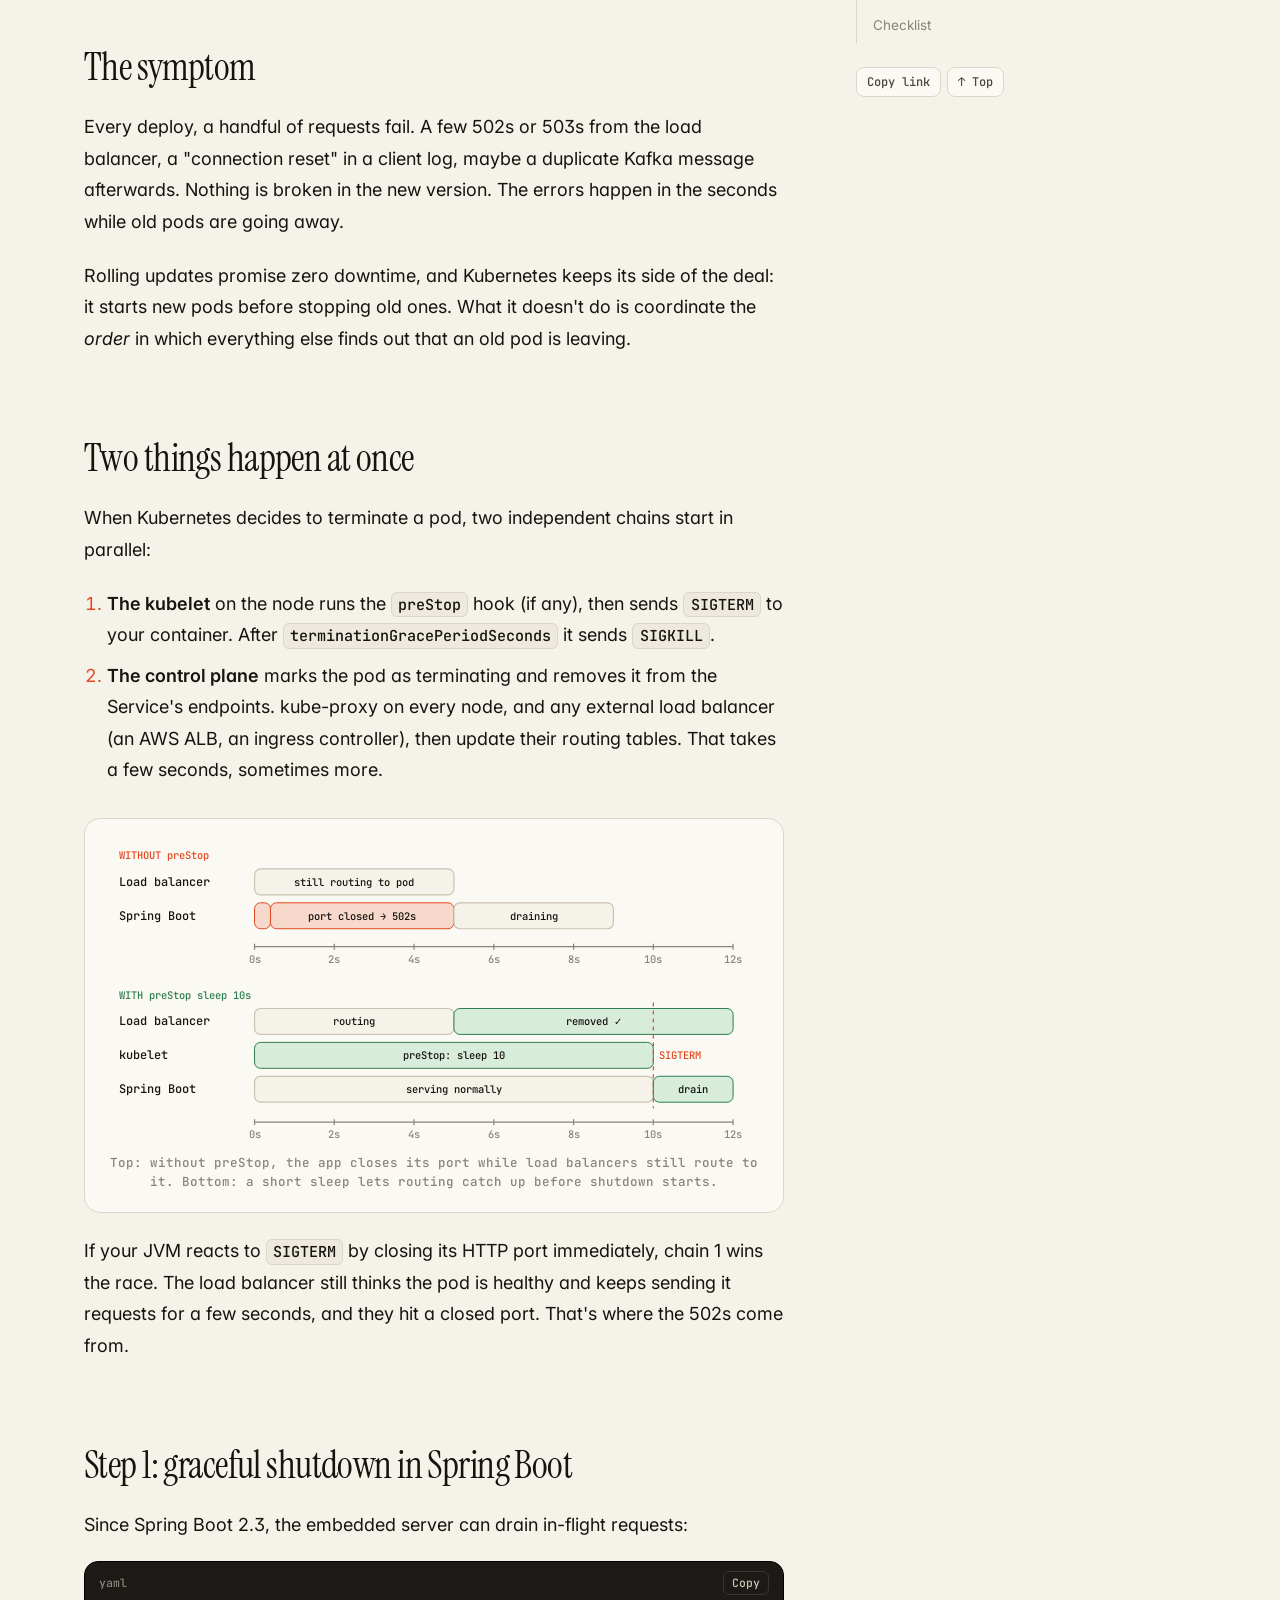
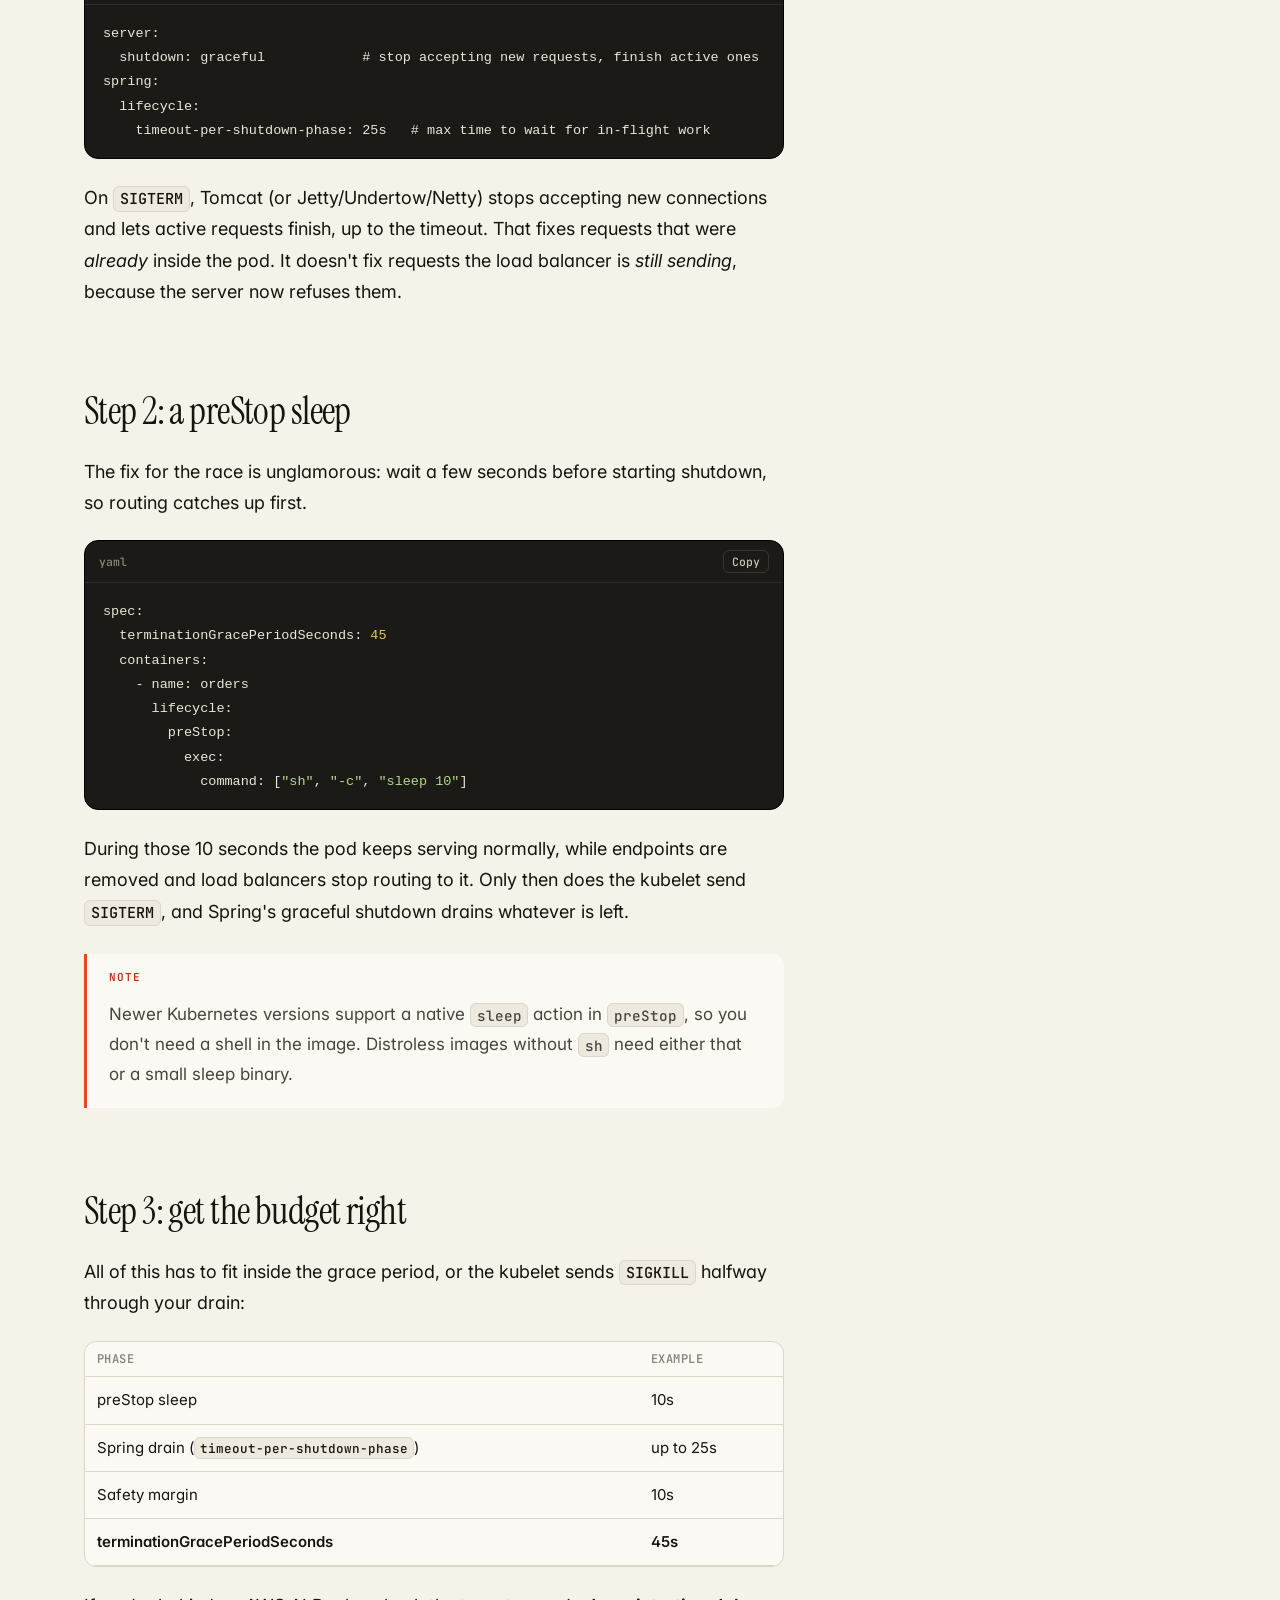
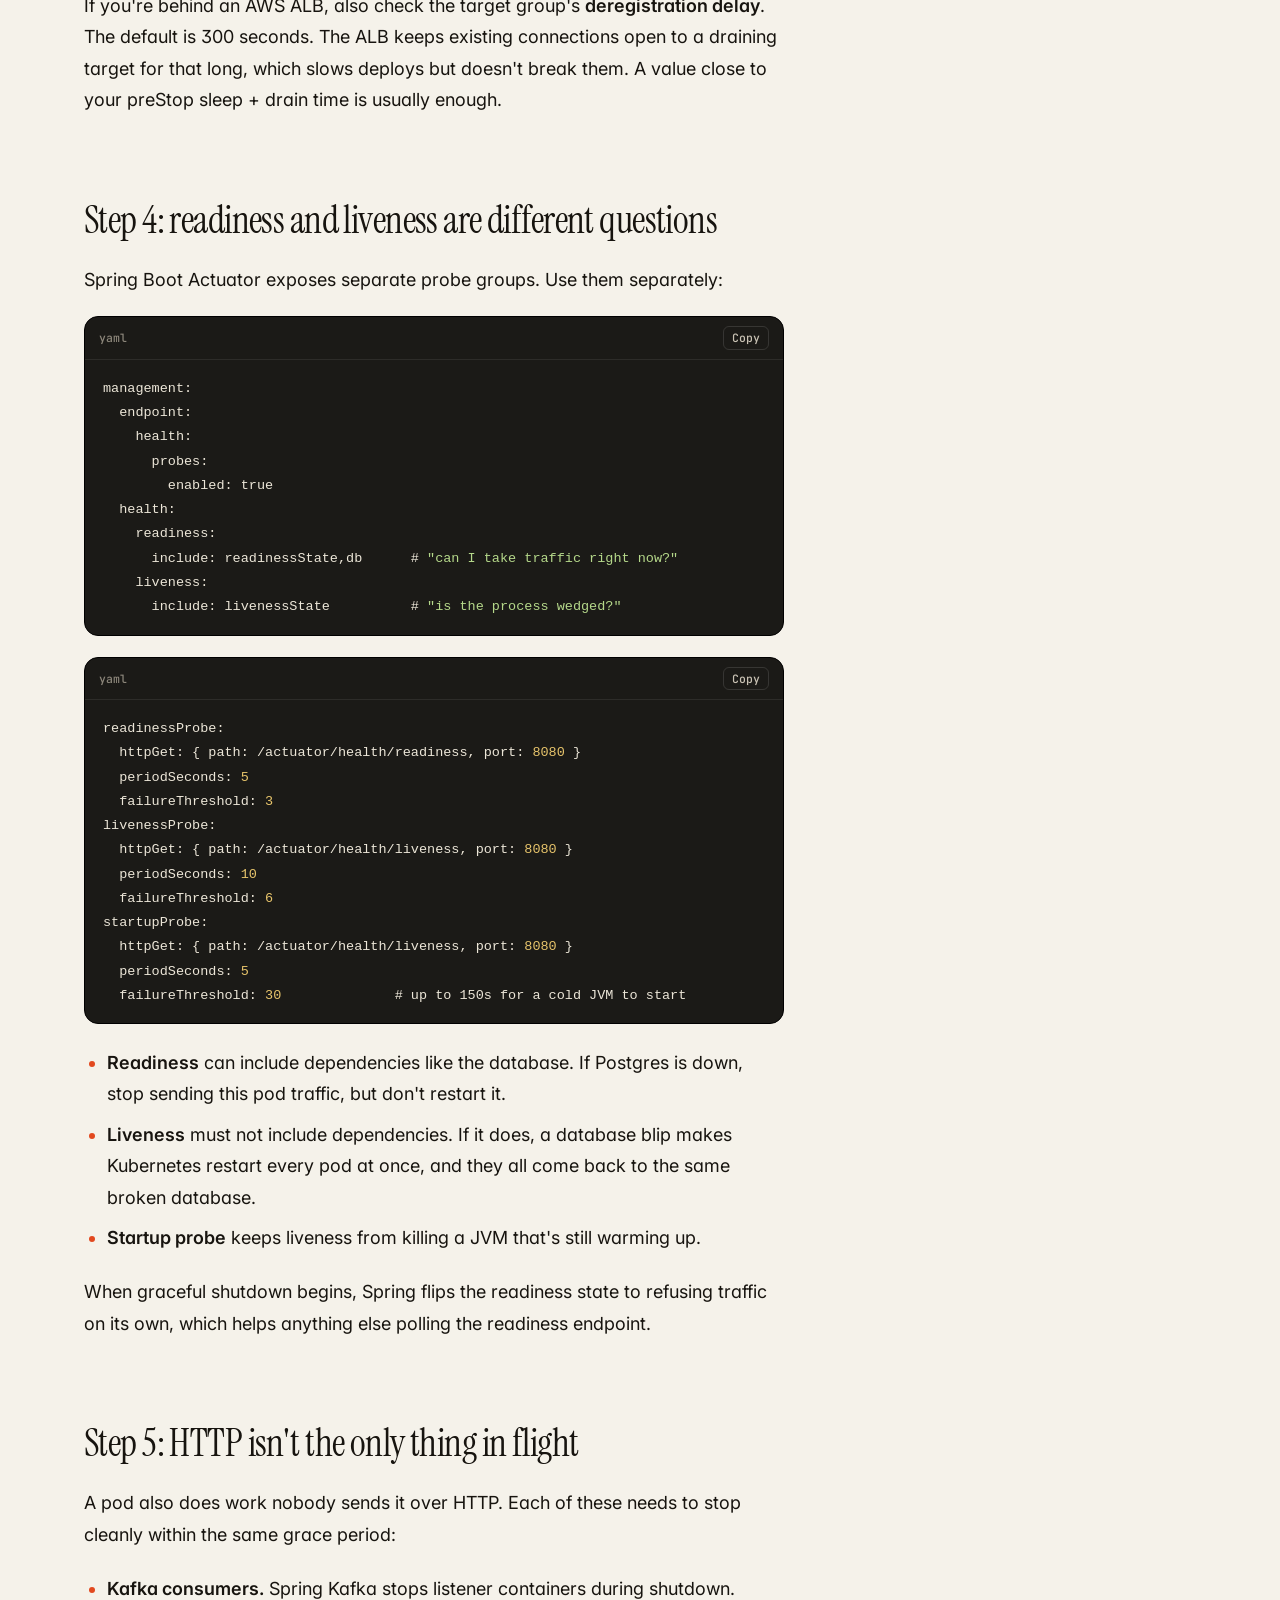
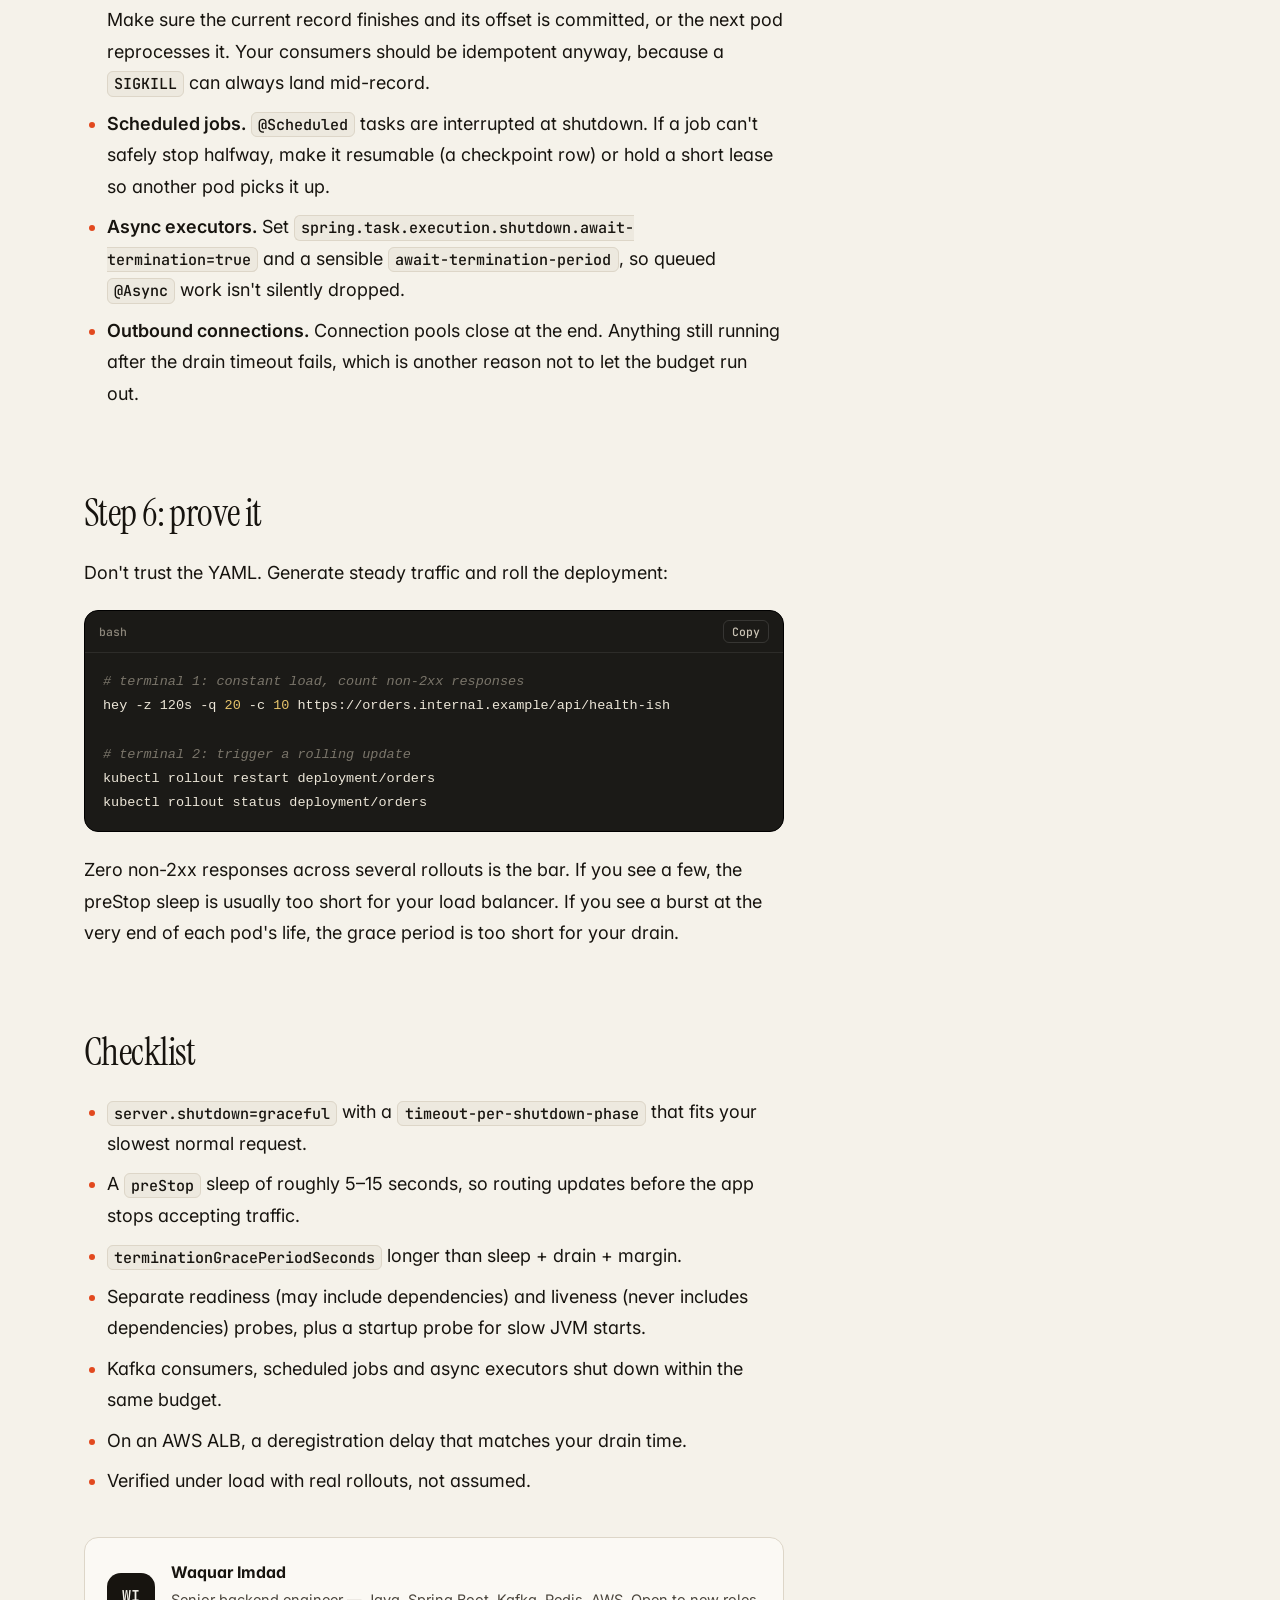
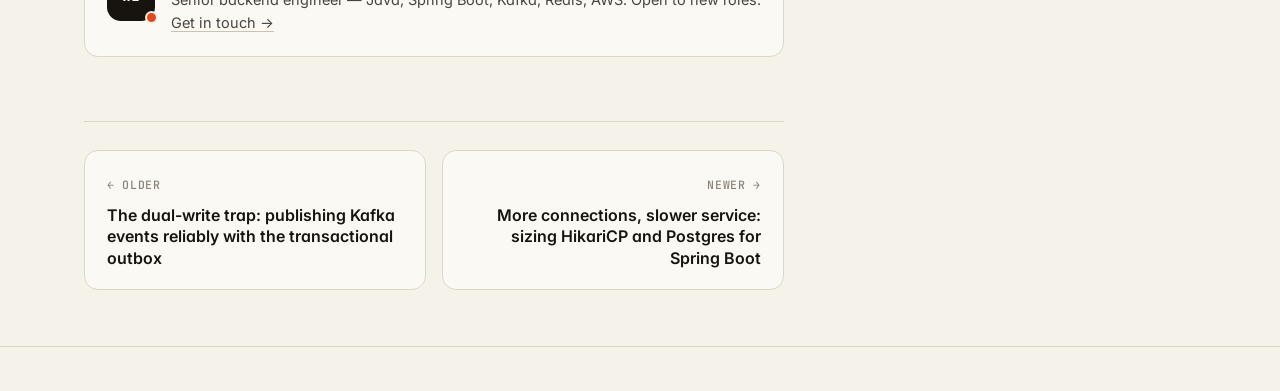
<file: p/zero-downtime-deploys-spring-boot-kubernetes/index.html>
<!doctype html>
<html lang="en"><head>
<meta charset="utf-8">
<meta name="viewport" content="width=device-width, initial-scale=1">
<title>Zero-downtime deploys: what really happens to in-flight requests when Kubernetes stops your Spring Boot pod — Waquar Imdad</title>
<meta name="description" content="A rolling update is supposed to be invisible. The 502s you see during deploys come from a few seconds of disagreement between the kubelet, the load balancer and your JVM.">
<meta property="og:type" content="article">
<meta property="og:title" content="Zero-downtime deploys: what really happens to in-flight requests when Kubernetes stops your Spring Boot pod">
<meta property="og:description" content="A rolling update is supposed to be invisible. The 502s you see during deploys come from a few seconds of disagreement between the kubelet, the load balancer and your JVM.">
<meta property="og:url" content="https://waquarimdad.github.io/p/zero-downtime-deploys-spring-boot-kubernetes/">
<meta property="og:site_name" content="Waquar Imdad">
<meta property="og:image" content="https://waquarimdad.github.io/img/covers/zero-downtime-deploys-spring-boot-kubernetes.png">
<meta property="og:image:width" content="1200">
<meta property="og:image:height" content="627">
<meta property="article:author" content="Waquar Imdad">
<meta property="article:published_time" content="2026-11-26">
<meta name="twitter:card" content="summary_large_image">
<link rel="canonical" href="https://waquarimdad.github.io/p/zero-downtime-deploys-spring-boot-kubernetes/">
<meta http-equiv="refresh" content="0; url=/#/blog/zero-downtime-deploys-spring-boot-kubernetes">
<script>location.replace("/#/blog/zero-downtime-deploys-spring-boot-kubernetes");</script>
</head><body>
<p><a href="/#/blog/zero-downtime-deploys-spring-boot-kubernetes">Zero-downtime deploys: what really happens to in-flight requests when Kubernetes stops your Spring Boot pod</a></p>
</body></html>
</file>
<file: styles.css>
/* ==========================================================
   Waquar Imdad — engineering notebook
   ========================================================== */
:root {
  --bg: #f5f2ea;
  --bg-2: #ede9df;
  --surface: #fbf9f4;
  --ink: #17140f;
  --ink-2: #4a453c;
  --ink-3: #8a8377;
  --line: #ddd6c8;
  --line-2: #cbc2b1;
  --accent: #e2491f;
  --accent-ink: #b8340f;
  --accent-soft: #f7d9cc;
  --ok: #2f7d4f;
  --ok-soft: #d8ecdc;
  --code-bg: #1b1a17;
  --code-ink: #ece6d8;
  --grid: rgba(23, 20, 15, .045);
  --shadow: 0 1px 0 rgba(23,20,15,.04), 0 12px 32px -16px rgba(23,20,15,.18);
  --serif: "Instrument Serif", ui-serif, Georgia, serif;
  --sans: "Inter", ui-sans-serif, system-ui, -apple-system, "Segoe UI", sans-serif;
  --mono: "JetBrains Mono", ui-monospace, SFMono-Regular, Menlo, monospace;
  --radius: 14px;
  --max: 1160px;
  --read: 700px;
  color-scheme: light;
}
@media (prefers-color-scheme: dark) {
  :root:not([data-theme="light"]) {
    --bg: #0f0f0d; --bg-2: #171714; --surface: #161613; --ink: #f1ece1; --ink-2: #bdb6a7; --ink-3: #7e786c;
    --line: #2a2924; --line-2: #3a3832; --accent: #ff6a3d; --accent-ink: #ff8a64; --accent-soft: #3a1d12;
    --ok: #5cc584; --ok-soft: #13301f; --code-bg: #0a0a09; --code-ink: #ece6d8; --grid: rgba(241,236,225,.035);
    --shadow: 0 1px 0 rgba(0,0,0,.4), 0 16px 40px -20px rgba(0,0,0,.8); color-scheme: dark;
  }
}
:root[data-theme="dark"] {
  --bg: #0f0f0d; --bg-2: #171714; --surface: #161613; --ink: #f1ece1; --ink-2: #bdb6a7; --ink-3: #7e786c;
  --line: #2a2924; --line-2: #3a3832; --accent: #ff6a3d; --accent-ink: #ff8a64; --accent-soft: #3a1d12;
  --ok: #5cc584; --ok-soft: #13301f; --code-bg: #0a0a09; --code-ink: #ece6d8; --grid: rgba(241,236,225,.035);
  --shadow: 0 1px 0 rgba(0,0,0,.4), 0 16px 40px -20px rgba(0,0,0,.8); color-scheme: dark;
}

* { box-sizing: border-box; }
html { -webkit-text-size-adjust: 100%; scroll-padding-top: 88px; }
body {
  margin: 0; background: var(--bg); color: var(--ink);
  font: 16px/1.6 var(--sans); font-feature-settings: "ss01", "cv11";
  -webkit-font-smoothing: antialiased; text-rendering: optimizeLegibility;
  background-image:
    linear-gradient(var(--grid) 1px, transparent 1px),
    linear-gradient(90deg, var(--grid) 1px, transparent 1px);
  background-size: 32px 32px;
  background-attachment: fixed;
  transition: background-color .3s, color .3s;
}
::selection { background: var(--accent); color: #fff; }
a { color: inherit; text-decoration-color: var(--line-2); text-underline-offset: 3px; }
a:hover { text-decoration-color: var(--accent); }
img, svg { max-width: 100%; }
button { font: inherit; color: inherit; }
:focus-visible { outline: 2px solid var(--accent); outline-offset: 3px; border-radius: 6px; }
.wrap { max-width: var(--max); margin: 0 auto; padding: 0 24px; }
.mono { font-family: var(--mono); }
.skip { position: absolute; left: -999px; top: 8px; background: var(--ink); color: var(--bg); padding: 8px 14px; border-radius: 8px; z-index: 100; }
.skip:focus { left: 8px; }

/* ---------- Top bar ---------- */
.bar {
  position: sticky; top: 0; z-index: 40;
  backdrop-filter: saturate(1.4) blur(14px); -webkit-backdrop-filter: saturate(1.4) blur(14px);
  background: color-mix(in srgb, var(--bg) 78%, transparent);
  border-bottom: 1px solid transparent; transition: border-color .2s;
}
.bar.scrolled { border-bottom-color: var(--line); }
.bar-in { display: flex; align-items: center; gap: 20px; height: 64px; }
.brand { display: flex; align-items: center; gap: 10px; text-decoration: none; font-weight: 600; letter-spacing: -.01em; }
.mark {
  width: 32px; height: 32px; border-radius: 9px; background: var(--ink); color: var(--bg);
  display: grid; place-items: center; font: 600 12px/1 var(--mono); letter-spacing: .02em; position: relative;
}
.mark::after { content: ""; position: absolute; right: -3px; bottom: -3px; width: 9px; height: 9px; border-radius: 50%; background: var(--accent); border: 2px solid var(--bg); }
.nav { display: flex; gap: 2px; margin-left: auto; }
.nav a { text-decoration: none; padding: 7px 12px; border-radius: 8px; font-size: 14px; color: var(--ink-2); transition: background .15s, color .15s; }
.nav a:hover { background: var(--bg-2); color: var(--ink); }
.nav a.active { color: var(--ink); background: var(--bg-2); }
.tools { display: flex; gap: 6px; align-items: center; }
.kbtn {
  display: inline-flex; align-items: center; gap: 8px; height: 36px; padding: 0 10px 0 12px;
  border: 1px solid var(--line); background: var(--surface); border-radius: 10px; cursor: pointer;
  font-size: 13px; color: var(--ink-3); transition: border-color .15s;
}
.kbtn:hover { border-color: var(--line-2); color: var(--ink-2); }
kbd { font: 500 11px/1 var(--mono); padding: 3px 5px; border-radius: 5px; border: 1px solid var(--line); background: var(--bg); color: var(--ink-2); }
.ibtn { width: 36px; height: 36px; display: grid; place-items: center; border: 1px solid var(--line); background: var(--surface); border-radius: 10px; cursor: pointer; color: var(--ink-2); }
.ibtn:hover { color: var(--ink); border-color: var(--line-2); }
.ibtn svg { width: 17px; height: 17px; }
.theme-sun { display: none; }
:root[data-theme="dark"] .theme-sun { display: block; }
:root[data-theme="dark"] .theme-moon { display: none; }
@media (prefers-color-scheme: dark) {
  :root:not([data-theme="light"]) .theme-sun { display: block; }
  :root:not([data-theme="light"]) .theme-moon { display: none; }
}
.progress { position: absolute; left: 0; bottom: -1px; height: 2px; background: var(--accent); width: 0; transition: width .08s linear; }

/* ---------- Generic ---------- */
.eyebrow { font: 500 12px/1 var(--mono); letter-spacing: .08em; text-transform: uppercase; color: var(--ink-3); display: flex; align-items: center; gap: 10px; }
.eyebrow::before { content: ""; width: 18px; height: 1px; background: currentColor; }
.section { padding: 112px 0 0; }
.section-head { display: flex; align-items: end; justify-content: space-between; gap: 24px; margin-bottom: 40px; flex-wrap: wrap; }
.h2 { font: 400 clamp(40px, 5.4vw, 64px)/1 var(--serif); letter-spacing: -.02em; margin: 14px 0 0; }
.h2 em { color: var(--accent); }
.lede { color: var(--ink-2); max-width: 52ch; margin: 0; }
.btn {
  display: inline-flex; align-items: center; gap: 8px; height: 44px; padding: 0 18px; border-radius: 12px;
  font-weight: 500; font-size: 15px; text-decoration: none; cursor: pointer; border: 1px solid transparent;
  transition: transform .15s, background .15s, border-color .15s;
}
.btn:active { transform: translateY(1px); }
.btn-primary { background: var(--ink); color: var(--bg); }
.btn-primary:hover { background: var(--accent); }
.btn-ghost { border-color: var(--line-2); background: var(--surface); }
.btn-ghost:hover { border-color: var(--ink); }
.btn svg { width: 16px; height: 16px; }
.chip { display: inline-flex; align-items: center; gap: 6px; font: 500 12px/1 var(--mono); padding: 6px 9px; border-radius: 999px; border: 1px solid var(--line); background: var(--surface); color: var(--ink-2); white-space: nowrap; }
.reveal { opacity: 0; transform: translateY(14px); transition: opacity .7s cubic-bezier(.2,.7,.2,1), transform .7s cubic-bezier(.2,.7,.2,1); }
.reveal.in { opacity: 1; transform: none; }

/* ---------- Hero ---------- */
.hero { padding: 72px 0 0; }
.hero-grid { display: grid; grid-template-columns: 1.08fr .92fr; gap: 56px; align-items: center; }
.status { display: inline-flex; align-items: center; gap: 10px; padding: 7px 14px 7px 10px; border-radius: 999px; background: var(--ok-soft); color: var(--ok); font-size: 13px; font-weight: 500; }
.pulse { width: 8px; height: 8px; border-radius: 50%; background: var(--ok); box-shadow: 0 0 0 0 var(--ok); animation: pulse 2s infinite; }
@keyframes pulse { 0% { box-shadow: 0 0 0 0 color-mix(in srgb, var(--ok) 60%, transparent); } 70% { box-shadow: 0 0 0 9px transparent; } 100% { box-shadow: 0 0 0 0 transparent; } }
.hero h1 { font: 400 clamp(56px, 8.6vw, 112px)/.92 var(--serif); letter-spacing: -.035em; margin: 26px 0 0; }
.hero h1 em { color: var(--accent); font-style: italic; }
.hero .pitch { font-size: clamp(18px, 1.6vw, 21px); line-height: 1.5; color: var(--ink-2); max-width: 34ch; margin: 26px 0 0; }
.hero .pitch b { color: var(--ink); font-weight: 600; }
.cta { display: flex; gap: 10px; flex-wrap: wrap; margin-top: 32px; }
.socials { display: flex; gap: 6px; margin-top: 22px; }
.socials a { width: 38px; height: 38px; display: grid; place-items: center; border-radius: 10px; color: var(--ink-3); border: 1px solid transparent; }
.socials a:hover { color: var(--ink); border-color: var(--line); background: var(--surface); }
.socials svg { width: 18px; height: 18px; }

.viz {
  position: relative; border: 1px solid var(--line); border-radius: 20px; background: var(--surface);
  box-shadow: var(--shadow); overflow: hidden;
}
.viz-head { display: flex; align-items: center; justify-content: space-between; gap: 12px; padding: 12px 16px; border-bottom: 1px solid var(--line); font: 500 12px/1 var(--mono); color: var(--ink-3); }
.dots { display: flex; gap: 6px; }
.dots i { width: 10px; height: 10px; border-radius: 50%; background: var(--line-2); }
.viz svg { display: block; width: 100%; height: auto; }
.viz-foot { display: grid; grid-template-columns: repeat(3, 1fr); border-top: 1px solid var(--line); }
.viz-foot div { padding: 12px 16px; border-right: 1px solid var(--line); }
.viz-foot div:last-child { border-right: 0; }
.viz-foot span { display: block; font: 500 10.5px/1 var(--mono); letter-spacing: .08em; text-transform: uppercase; color: var(--ink-3); }
.viz-foot b { display: block; font: 500 20px/1.2 var(--mono); margin-top: 6px; font-variant-numeric: tabular-nums; }
.viz-btns { display: flex; gap: 6px; }
.viz-btns button { font: 500 11px/1 var(--mono); padding: 5px 8px; border-radius: 6px; border: 1px solid var(--line); background: var(--bg); cursor: pointer; color: var(--ink-2); }
.viz-btns button:hover { border-color: var(--accent); color: var(--accent); }
.n-box { fill: var(--bg); stroke: var(--line-2); }
.n-label { font: 500 11px var(--mono); fill: var(--ink-2); }
.n-sub { font: 500 9px var(--mono); fill: var(--ink-3); letter-spacing: .06em; }
.lane { fill: var(--bg-2); stroke: var(--line); }
.wire { fill: none; stroke: var(--line-2); stroke-dasharray: 3 4; }
.pkt { transition: none; }
.node-down .n-box { stroke: var(--accent); stroke-dasharray: 4 3; }
.node-down .n-label { fill: var(--accent); }

.stats { display: grid; grid-template-columns: repeat(4, 1fr); margin-top: 72px; border-top: 1px solid var(--line); border-bottom: 1px solid var(--line); }
.stat { padding: 22px 20px 22px 0; }
.stat + .stat { padding-left: 20px; border-left: 1px solid var(--line); }
.stat b { display: block; font: 400 40px/1 var(--serif); letter-spacing: -.02em; }
.stat span { display: block; font-size: 13px; color: var(--ink-3); margin-top: 8px; }

/* ---------- Work ---------- */
.work { display: grid; gap: 16px; }
.case {
  display: grid; grid-template-columns: 90px 1fr 300px; gap: 28px; padding: 32px; border: 1px solid var(--line);
  border-radius: var(--radius); background: var(--surface); transition: border-color .2s, transform .2s, box-shadow .2s; position: relative;
}
.case:hover { border-color: var(--line-2); box-shadow: var(--shadow); }
.case-n { font: 400 56px/1 var(--serif); color: var(--line-2); }
.case:hover .case-n { color: var(--accent); }
.case-meta { font: 500 12px/1 var(--mono); color: var(--ink-3); letter-spacing: .04em; text-transform: uppercase; }
.case h3 { font: 400 32px/1.1 var(--serif); letter-spacing: -.01em; margin: 10px 0 12px; }
.case p { color: var(--ink-2); margin: 0 0 16px; }
.case ul { margin: 0; padding: 0; list-style: none; display: grid; gap: 8px; }
.case li { font-size: 14.5px; color: var(--ink-2); padding-left: 18px; position: relative; }
.case li::before { content: ""; position: absolute; left: 0; top: .72em; width: 8px; height: 1px; background: var(--accent); }
.case-side { border-left: 1px dashed var(--line-2); padding-left: 24px; display: flex; flex-direction: column; gap: 18px; }
.case-side dt { font: 500 10.5px/1 var(--mono); letter-spacing: .08em; text-transform: uppercase; color: var(--ink-3); }
.case-side dd { margin: 6px 0 0; font-size: 14px; }
.tags { display: flex; flex-wrap: wrap; gap: 6px; }

/* ---------- Writing list ---------- */
.feat {
  display: grid; grid-template-columns: 1.1fr .9fr; border: 1px solid var(--line); border-radius: 20px; overflow: hidden;
  background: var(--surface); text-decoration: none; transition: box-shadow .2s, border-color .2s; margin-bottom: 16px;
}
.feat:hover { box-shadow: var(--shadow); border-color: var(--line-2); }
.feat-body { padding: 40px; display: flex; flex-direction: column; gap: 14px; }
.feat-body h3 { font: 400 clamp(32px, 3.6vw, 46px)/1.02 var(--serif); letter-spacing: -.02em; margin: 0; }
.feat-body p { margin: 0; color: var(--ink-2); }
.feat-art { background: var(--ink); color: var(--bg); position: relative; min-height: 280px; overflow: hidden; }
.feat-art svg { position: absolute; inset: 0; width: 100%; height: 100%; }
.feat-art img { position: absolute; inset: 0; width: 100%; height: 100%; object-fit: cover; object-position: left center; transition: transform .6s cubic-bezier(.2,.7,.2,1); }
.feat:hover .feat-art img { transform: scale(1.03); }
.pcard-img { margin: -26px -26px 4px; aspect-ratio: 1200 / 627; overflow: hidden; border-radius: var(--radius) var(--radius) 0 0; background: var(--ink); border-bottom: 1px solid var(--line); }
.pcard-img img { width: 100%; height: 100%; object-fit: cover; display: block; transition: transform .6s cubic-bezier(.2,.7,.2,1); }
.pcard:hover .pcard-img img { transform: scale(1.04); }
.pcard .arrow { z-index: 2; background: var(--surface); border-radius: 8px; padding: 4px; }
.row-img { display: flex; flex-direction: column; gap: 10px; }
.row-img img { width: 100%; height: auto; aspect-ratio: 1200 / 627; object-fit: cover; border-radius: 10px; border: 1px solid var(--line); display: block; background: var(--ink); }
.post-cover { margin: 0 0 48px; max-width: 980px; border-radius: 20px; overflow: hidden; border: 1px solid var(--line); box-shadow: var(--shadow); background: var(--ink); }
.post-cover img { display: block; width: 100%; height: auto; }
.hero { position: relative; isolation: isolate; }
.hero::before {
  content: ""; position: absolute; z-index: -1; inset: -64px -40vw 0; pointer-events: none;
  background: url("img/hero-bg.svg") center / cover no-repeat;
  -webkit-mask-image: radial-gradient(ellipse 70% 80% at 60% 40%, #000 30%, transparent 75%);
          mask-image: radial-gradient(ellipse 70% 80% at 60% 40%, #000 30%, transparent 75%);
  opacity: .55;
}
:root[data-theme="dark"] .hero::before { filter: invert(1) hue-rotate(180deg); opacity: .6; }
@media (prefers-color-scheme: dark) { :root:not([data-theme="light"]) .hero::before { filter: invert(1) hue-rotate(180deg); opacity: .6; } }
body { overflow-x: hidden; }
.meta { display: flex; gap: 14px; flex-wrap: wrap; font: 500 12px/1 var(--mono); color: var(--ink-3); align-items: center; }
.meta .dot { width: 3px; height: 3px; border-radius: 50%; background: var(--ink-3); }
.posts { display: grid; grid-template-columns: repeat(2, 1fr); gap: 16px; }
.pcard {
  display: flex; flex-direction: column; gap: 12px; padding: 26px; border: 1px solid var(--line); border-radius: var(--radius);
  background: var(--surface); text-decoration: none; transition: border-color .2s, transform .2s, box-shadow .2s; position: relative;
}
.pcard:hover { border-color: var(--line-2); transform: translateY(-2px); box-shadow: var(--shadow); }
.pcard h3 { font: 600 20px/1.3 var(--sans); letter-spacing: -.015em; margin: 0; }
.pcard p { margin: 0; color: var(--ink-2); font-size: 15px; }
.pcard .arrow { position: absolute; right: 22px; top: 24px; color: var(--ink-3); transition: transform .2s, color .2s; }
.pcard:hover .arrow { transform: translate(3px, -3px); color: var(--accent); }
.badge-demo { font: 500 10.5px/1 var(--mono); padding: 4px 7px; border-radius: 6px; background: var(--accent-soft); color: var(--accent-ink); letter-spacing: .04em; text-transform: uppercase; }

/* ---------- Blog index ---------- */
.page-head { padding: 72px 0 32px; }
.page-head h1 { font: 400 clamp(56px, 8vw, 96px)/.95 var(--serif); letter-spacing: -.03em; margin: 16px 0 18px; }
.page-head h1 em { color: var(--accent); }
.filters { display: flex; gap: 12px; align-items: center; flex-wrap: wrap; padding: 18px 0; border-top: 1px solid var(--line); border-bottom: 1px solid var(--line); margin-bottom: 28px; position: sticky; top: 64px; z-index: 5; background: color-mix(in srgb, var(--bg) 88%, transparent); backdrop-filter: blur(10px); }
.search { flex: 1 1 260px; display: flex; align-items: center; gap: 8px; height: 40px; padding: 0 12px; border: 1px solid var(--line); border-radius: 10px; background: var(--surface); }
.search svg { width: 16px; height: 16px; color: var(--ink-3); flex: none; }
.search input { flex: 1; border: 0; background: transparent; outline: 0; font: inherit; font-size: 15px; color: var(--ink); min-width: 0; }
.tagbtn { font: 500 12.5px/1 var(--mono); padding: 9px 11px; border-radius: 999px; border: 1px solid var(--line); background: var(--surface); cursor: pointer; color: var(--ink-2); transition: all .15s; }
.tagbtn:hover { border-color: var(--line-2); color: var(--ink); }
.tagbtn[aria-pressed="true"] { background: var(--ink); color: var(--bg); border-color: var(--ink); }
.tagbtn .ct { opacity: .55; margin-left: 4px; }
.list { border-top: 1px solid var(--line); }
.row { display: grid; grid-template-columns: 180px 1fr auto; gap: 24px; padding: 26px 4px; border-bottom: 1px solid var(--line); text-decoration: none; align-items: start; transition: background .15s; }
.row:hover { background: color-mix(in srgb, var(--surface) 70%, transparent); }
.row time { font: 500 12.5px/1.4 var(--mono); color: var(--ink-3); }
.row h3 { margin: 0 0 6px; font: 600 21px/1.3 var(--sans); letter-spacing: -.015em; }
.row:hover h3 { color: var(--accent); }
.row p { margin: 0; color: var(--ink-2); font-size: 15px; max-width: 70ch; }
.row .rt { font: 500 12.5px/1 var(--mono); color: var(--ink-3); white-space: nowrap; }
.empty { padding: 60px 0; text-align: center; color: var(--ink-3); }
mark { background: var(--accent-soft); color: inherit; border-radius: 3px; padding: 0 2px; }

/* ---------- Post ---------- */
.post-head { padding: 56px 0 40px; max-width: 860px; }
.back { display: inline-flex; gap: 8px; align-items: center; font: 500 13px/1 var(--mono); color: var(--ink-3); text-decoration: none; }
.back:hover { color: var(--accent); }
.post-head h1 { font: 400 clamp(44px, 6.4vw, 78px)/1 var(--serif); letter-spacing: -.03em; margin: 26px 0 22px; }
.post-head .dek { font-size: 20px; line-height: 1.5; color: var(--ink-2); margin: 0 0 26px; max-width: 46ch; }
.post-layout { display: grid; grid-template-columns: minmax(0, var(--read)) 1fr; gap: 72px; align-items: start; }
.toc { position: sticky; top: 96px; font-size: 13.5px; }
.toc h4 { font: 500 11px/1 var(--mono); letter-spacing: .08em; text-transform: uppercase; color: var(--ink-3); margin: 0 0 14px; }
.toc ol { list-style: none; padding: 0; margin: 0; border-left: 1px solid var(--line); }
.toc a { display: block; padding: 6px 0 6px 16px; margin-left: -1px; border-left: 1px solid transparent; text-decoration: none; color: var(--ink-3); transition: color .15s, border-color .15s; }
.toc a:hover { color: var(--ink); }
.toc a.on { color: var(--ink); border-left-color: var(--accent); }
.toc .actions { margin-top: 24px; display: flex; gap: 6px; flex-wrap: wrap; }
.toc .actions button { font: 500 12px/1 var(--mono); padding: 8px 10px; border-radius: 8px; border: 1px solid var(--line); background: var(--surface); cursor: pointer; color: var(--ink-2); }
.toc .actions button:hover { border-color: var(--ink); color: var(--ink); }

.prose { font-size: 18px; line-height: 1.75; color: var(--ink); }
.prose > * + * { margin-top: 1.25em; }
.prose p { margin-bottom: 0; }
.prose h2 { font: 400 38px/1.1 var(--serif); letter-spacing: -.015em; margin: 2.2em 0 0; position: relative; }
.prose h2 .anchor { position: absolute; left: -28px; top: 4px; font: 400 22px var(--mono); color: var(--line-2); text-decoration: none; opacity: 0; transition: opacity .15s; }
.prose h2:hover .anchor { opacity: 1; }
.prose h3 { font: 600 20px/1.35 var(--sans); letter-spacing: -.01em; margin: 1.8em 0 0; }
.prose ul, .prose ol { padding-left: 1.3em; margin-bottom: 0; }
.prose li + li { margin-top: .5em; }
.prose li::marker { color: var(--accent); }
.prose strong { font-weight: 600; }
.prose a { color: var(--accent-ink); }
.prose :not(pre) > code { font: 500 .84em var(--mono); background: var(--bg-2); border: 1px solid var(--line); padding: .12em .4em; border-radius: 6px; }
.prose blockquote { margin: 1.6em 0 0; padding: 18px 22px; border-left: 3px solid var(--accent); background: var(--surface); border-radius: 0 12px 12px 0; color: var(--ink-2); font-size: 17px; }
.prose blockquote p + p { margin-top: .6em; }
.prose blockquote.tldr { border-left-color: var(--ok); }
.prose blockquote .lbl { display: block; font: 600 11px/1 var(--mono); letter-spacing: .1em; text-transform: uppercase; color: var(--accent-ink); margin-bottom: 8px; }
.prose blockquote.tldr .lbl { color: var(--ok); }
.prose hr { border: 0; height: 1px; background: var(--line); margin: 2.4em 0; }
.prose table { width: 100%; border-collapse: collapse; font-size: 15px; }
.prose th, .prose td { text-align: left; padding: 10px 12px; border-bottom: 1px solid var(--line); vertical-align: top; }
.prose th { font: 600 12px/1.2 var(--mono); letter-spacing: .04em; text-transform: uppercase; color: var(--ink-3); }
.table-wrap { overflow-x: auto; border: 1px solid var(--line); border-radius: 12px; background: var(--surface); }

.code { position: relative; border-radius: 14px; background: var(--code-bg); color: var(--code-ink); overflow: hidden; margin-top: 1.5em; font-size: 14px; border: 1px solid #000; }
.code-head { display: flex; align-items: center; justify-content: space-between; padding: 9px 14px; border-bottom: 1px solid rgba(255,255,255,.08); font: 500 11.5px/1 var(--mono); color: #8d877b; }
.code-head button { font: 500 11.5px/1 var(--mono); background: transparent; border: 1px solid rgba(255,255,255,.12); color: #c9c2b4; border-radius: 6px; padding: 5px 8px; cursor: pointer; }
.code-head button:hover { border-color: #fff; color: #fff; }
.code pre { margin: 0; padding: 16px 18px; overflow-x: auto; font: 13.5px/1.65 var(--mono); tab-size: 4; }
.tk-k { color: #ff8a64; } .tk-s { color: #b5d88a; } .tk-c { color: #7a756a; font-style: italic; }
.tk-n { color: #e7c46b; } .tk-a { color: #9cc3ff; } .tk-t { color: #f2d7a6; } .tk-f { color: #e8e2d4; }

.fig { margin: 1.8em 0 0; border: 1px solid var(--line); border-radius: 16px; background: var(--surface); padding: 20px; }
.fig svg { display: block; width: 100%; height: auto; }
.fig figcaption { font: 500 12.5px/1.5 var(--mono); color: var(--ink-3); margin-top: 12px; text-align: center; }
.d-box { fill: var(--bg); stroke: var(--line-2); stroke-width: 1.2; }
.d-hot { fill: var(--accent-soft); stroke: var(--accent); }
.d-good { fill: var(--ok-soft); stroke: var(--ok); }
.d-t { font: 500 12px var(--mono); fill: var(--ink); }
.d-s { font: 500 10.5px var(--mono); fill: var(--ink-3); }
.d-line { stroke: var(--ink-3); stroke-width: 1.2; fill: none; }
.d-dash { stroke-dasharray: 4 4; }
.d-acc { stroke: var(--accent); }
.d-okl { stroke: var(--ok); }

/* demo */
.demo { margin-top: 1.8em; border: 1px solid var(--line-2); border-radius: 18px; background: var(--surface); overflow: hidden; box-shadow: var(--shadow); }
.demo-head { display: flex; justify-content: space-between; align-items: center; gap: 12px; padding: 14px 18px; border-bottom: 1px solid var(--line); flex-wrap: wrap; }
.demo-head b { font: 600 13px/1 var(--mono); letter-spacing: .02em; display: flex; gap: 8px; align-items: center; }
.demo-body { display: grid; grid-template-columns: 220px 1fr; }
.demo-ctrl { padding: 18px; border-right: 1px solid var(--line); display: flex; flex-direction: column; gap: 16px; font-size: 13px; }
.demo-ctrl label { display: flex; flex-direction: column; gap: 8px; font: 500 11.5px/1 var(--mono); color: var(--ink-3); text-transform: uppercase; letter-spacing: .05em; }
.demo-ctrl label span { display: flex; justify-content: space-between; }
.demo-ctrl label output { color: var(--ink); }
.demo-ctrl input[type=range] { accent-color: var(--accent); width: 100%; }
.demo-stage { padding: 18px; display: flex; flex-direction: column; gap: 14px; min-width: 0; }
.bucket { display: flex; gap: 18px; align-items: end; }
.tank { width: 84px; height: 140px; border: 2px solid var(--ink); border-top: 0; border-radius: 0 0 14px 14px; position: relative; overflow: hidden; flex: none; background: var(--bg); }
.tank .fill { position: absolute; left: 0; right: 0; bottom: 0; background: linear-gradient(var(--accent), var(--accent-ink)); transition: height .12s linear; }
.tank .lvl { position: absolute; inset: 8px 0 auto; text-align: center; font: 600 15px/1 var(--mono); color: var(--ink-2); }
.reqs { flex: 1; min-width: 0; height: 140px; border: 1px solid var(--line); border-radius: 12px; background: var(--bg); position: relative; overflow: hidden; }
.reqs i { position: absolute; bottom: 8px; width: 6px; border-radius: 3px; }
.reqs i.ok { background: var(--ok); }
.reqs i.no { background: var(--accent); opacity: .85; }
.demo-stats { display: grid; grid-template-columns: repeat(3, 1fr); gap: 10px; }
.demo-stats div { border: 1px solid var(--line); border-radius: 10px; padding: 10px 12px; background: var(--bg); }
.demo-stats span { display: block; font: 500 10.5px/1 var(--mono); text-transform: uppercase; letter-spacing: .06em; color: var(--ink-3); }
.demo-stats b { font: 500 22px/1.3 var(--mono); font-variant-numeric: tabular-nums; }
.demo-btns { display: flex; gap: 6px; flex-wrap: wrap; }
.demo-btns button { font: 500 12px/1 var(--mono); padding: 9px 11px; border-radius: 8px; border: 1px solid var(--line); background: var(--bg); cursor: pointer; }
.demo-btns button:hover { border-color: var(--accent); color: var(--accent); }
.demo-btns button.hot { background: var(--accent); color: #fff; border-color: var(--accent); }
.demo-note { font-size: 13px; color: var(--ink-3); margin: 0 !important; }

.post-foot { margin-top: 64px; padding-top: 28px; border-top: 1px solid var(--line); display: grid; grid-template-columns: 1fr 1fr; gap: 16px; }
.nextprev { padding: 20px 22px; border: 1px solid var(--line); border-radius: var(--radius); text-decoration: none; background: var(--surface); transition: border-color .15s; }
.nextprev:hover { border-color: var(--ink); }
.nextprev span { font: 500 11.5px/1 var(--mono); color: var(--ink-3); text-transform: uppercase; letter-spacing: .06em; }
.nextprev b { display: block; margin-top: 8px; font-weight: 600; line-height: 1.35; }
.nextprev.r { text-align: right; }
.author { margin-top: 40px; display: flex; gap: 16px; align-items: center; padding: 22px; border: 1px solid var(--line); border-radius: var(--radius); background: var(--surface); }
.author .mark { width: 48px; height: 48px; border-radius: 14px; font-size: 15px; flex: none; }
.author p { margin: 2px 0 0; color: var(--ink-2); font-size: 14.5px; }

/* ---------- Experience ---------- */
.xp { display: grid; grid-template-columns: 280px 1fr; gap: 48px; }
.xp-side { position: sticky; top: 96px; align-self: start; }
.tl { position: relative; }
.job { display: grid; grid-template-columns: 170px 1fr; gap: 28px; padding: 30px 0; border-top: 1px solid var(--line); }
.job:last-child { border-bottom: 1px solid var(--line); }
.job time { font: 500 12.5px/1.5 var(--mono); color: var(--ink-3); }
.job time small { display: block; font-size: 11.5px; }
.job h3 { margin: 0; font: 400 30px/1.1 var(--serif); letter-spacing: -.01em; }
.job .role { font-weight: 500; margin: 6px 0 12px; color: var(--ink-2); font-size: 15px; }
.job p { margin: 0 0 14px; color: var(--ink-2); }
.job.now h3::after { content: "most recent"; font: 500 10.5px/1 var(--mono); letter-spacing: .06em; text-transform: uppercase; vertical-align: middle; margin-left: 10px; padding: 4px 7px; border-radius: 6px; background: var(--bg-2); color: var(--ink-3); }

/* ---------- Principles + skills ---------- */
.principles { display: grid; grid-template-columns: repeat(3, 1fr); gap: 16px; }
.pr { padding: 28px; border: 1px solid var(--line); border-radius: var(--radius); background: var(--surface); }
.pr .n { font: 500 12px/1 var(--mono); color: var(--accent); }
.pr h3 { font: 400 28px/1.1 var(--serif); margin: 16px 0 10px; }
.pr p { margin: 0; color: var(--ink-2); font-size: 15px; }
.skills { display: grid; grid-template-columns: repeat(3, 1fr); border-top: 1px solid var(--line); border-left: 1px solid var(--line); }
.sk { padding: 24px; border-right: 1px solid var(--line); border-bottom: 1px solid var(--line); }
.sk h4 { margin: 0 0 14px; font: 500 11.5px/1 var(--mono); letter-spacing: .08em; text-transform: uppercase; color: var(--ink-3); }
.sk .tags { gap: 6px; }

/* ---------- Contact ---------- */
.contact { margin-top: 112px; padding: 72px 56px; border-radius: 28px; background: var(--ink); color: var(--bg); position: relative; overflow: hidden; }
.contact h2 { font: 400 clamp(48px, 7vw, 92px)/.95 var(--serif); letter-spacing: -.03em; margin: 18px 0 20px; max-width: 12ch; }
.contact h2 em { color: var(--accent); }
.contact p { color: color-mix(in srgb, var(--bg) 70%, transparent); max-width: 46ch; margin: 0 0 30px; font-size: 18px; }
.contact .eyebrow { color: color-mix(in srgb, var(--bg) 55%, transparent); }
.contact .btn-primary { background: var(--accent); color: #fff; }
.contact .btn-primary:hover { background: var(--bg); color: var(--ink); }
.contact .btn-ghost { background: transparent; border-color: color-mix(in srgb, var(--bg) 30%, transparent); color: var(--bg); }
.contact .btn-ghost:hover { border-color: var(--bg); }
.contact-art { position: absolute; right: -60px; top: -60px; width: 420px; height: 420px; opacity: .14; pointer-events: none; }

footer { padding: 56px 0 48px; margin-top: 56px; border-top: 1px solid var(--line); font-size: 13.5px; color: var(--ink-3); }
.foot-in { display: flex; justify-content: space-between; gap: 24px; flex-wrap: wrap; align-items: center; }
.foot-in a { text-decoration: none; }
.foot-in a:hover { color: var(--ink); }
.foot-links { display: flex; gap: 18px; flex-wrap: wrap; }

/* ---------- Command palette ---------- */
.cmdk-back { position: fixed; inset: 0; background: rgba(10,9,7,.42); backdrop-filter: blur(4px); z-index: 80; display: none; align-items: flex-start; justify-content: center; padding: 12vh 16px 16px; }
.cmdk-back.open { display: flex; animation: fade .15s ease-out; }
@keyframes fade { from { opacity: 0; } }
.cmdk { width: 100%; max-width: 620px; background: var(--surface); border: 1px solid var(--line-2); border-radius: 18px; box-shadow: 0 40px 80px -20px rgba(0,0,0,.45); overflow: hidden; animation: pop .18s cubic-bezier(.2,.8,.2,1); }
@keyframes pop { from { transform: translateY(-8px) scale(.98); opacity: 0; } }
.cmdk-in { display: flex; align-items: center; gap: 10px; padding: 0 18px; border-bottom: 1px solid var(--line); }
.cmdk-in svg { width: 18px; height: 18px; color: var(--ink-3); }
.cmdk-in input { flex: 1; height: 58px; border: 0; outline: 0; background: transparent; font: inherit; font-size: 17px; color: var(--ink); }
.cmdk-list { max-height: 52vh; overflow-y: auto; padding: 8px; }
.cmdk-group { font: 500 10.5px/1 var(--mono); letter-spacing: .08em; text-transform: uppercase; color: var(--ink-3); padding: 12px 12px 6px; }
.cmdk-item { display: flex; align-items: center; gap: 12px; padding: 10px 12px; border-radius: 10px; cursor: pointer; font-size: 14.5px; }
.cmdk-item .ic { width: 28px; height: 28px; border-radius: 8px; border: 1px solid var(--line); display: grid; place-items: center; color: var(--ink-3); flex: none; background: var(--bg); }
.cmdk-item .ic svg { width: 14px; height: 14px; }
.cmdk-item .t { flex: 1; min-width: 0; overflow: hidden; text-overflow: ellipsis; white-space: nowrap; }
.cmdk-item .s { font: 500 11.5px/1 var(--mono); color: var(--ink-3); }
.cmdk-item[aria-selected="true"] { background: var(--bg-2); }
.cmdk-item[aria-selected="true"] .ic { border-color: var(--accent); color: var(--accent); }
.cmdk-foot { display: flex; gap: 16px; padding: 10px 16px; border-top: 1px solid var(--line); font-size: 12px; color: var(--ink-3); }
.cmdk-foot span { display: inline-flex; gap: 6px; align-items: center; }

.toast { position: fixed; bottom: 24px; left: 50%; transform: translate(-50%, 20px); background: var(--ink); color: var(--bg); padding: 10px 16px; border-radius: 10px; font-size: 14px; opacity: 0; transition: all .25s; z-index: 90; pointer-events: none; }
.toast.show { opacity: 1; transform: translate(-50%, 0); }

/* ---------- Responsive ---------- */
@media (max-width: 1020px) {
  .hero-grid { grid-template-columns: 1fr; gap: 40px; }
  .case { grid-template-columns: 1fr; gap: 16px; }
  .case-n { font-size: 40px; }
  .case-side { border-left: 0; border-top: 1px dashed var(--line-2); padding: 20px 0 0; display: grid; grid-template-columns: repeat(2, 1fr); }
  .post-layout { grid-template-columns: 1fr; }
  .toc { display: none; }
  .xp { grid-template-columns: 1fr; gap: 24px; }
  .xp-side { position: static; }
  .feat { grid-template-columns: 1fr; }
  .feat-art { min-height: 200px; order: -1; }
}
@media (max-width: 760px) {
  .wrap { padding: 0 16px; }
  .nav { display: none; }
  .tools { margin-left: auto; }
  .kbtn .lbl, .kbtn kbd { display: none; }
  .kbtn { width: 36px; padding: 0; justify-content: center; }
  .section { padding-top: 80px; }
  .stats { grid-template-columns: repeat(2, 1fr); }
  .stat:nth-child(3) { border-left: 0; padding-left: 0; border-top: 1px solid var(--line); }
  .stat:nth-child(4) { border-top: 1px solid var(--line); }
  .posts, .principles, .skills { grid-template-columns: 1fr; }
  .row { grid-template-columns: 1fr; gap: 6px; }
  .job { grid-template-columns: 1fr; gap: 8px; }
  .case { padding: 22px; }
  .case-side { grid-template-columns: 1fr; }
  .feat-body { padding: 26px; }
  .prose { font-size: 17px; }
  .prose h2 { font-size: 32px; }
  .demo-body { grid-template-columns: 1fr; }
  .demo-ctrl { border-right: 0; border-bottom: 1px solid var(--line); }
  .post-foot { grid-template-columns: 1fr; }
  .contact { padding: 48px 24px; border-radius: 22px; }
  .filters { top: 64px; }
  .viz-foot b { font-size: 16px; }
}
@media (prefers-reduced-motion: reduce) {
  *, *::before, *::after { animation: none !important; transition: none !important; }
  .reveal { opacity: 1; transform: none; }
}
@media print {
  .bar, .toc, footer, .contact, .post-foot, .demo { display: none !important; }
  body { background: #fff; }
}

.viz-head > span { overflow: hidden; text-overflow: ellipsis; white-space: nowrap; min-width: 0; flex: 1; text-align: center; }
@media (max-width: 520px) { .viz-head > span { display: none; } }

/* ---------- Headshot ---------- */
.avatar { width: 30px; height: 30px; border-radius: 50%; object-fit: cover; display: inline-block; flex: none; border: 1px solid var(--line-2); background: var(--bg-2); }
.avatar-md { width: 56px; height: 56px; }
.avatar-lg { width: 64px; height: 64px; border: 3px solid var(--surface); box-shadow: 0 0 0 1px var(--line-2), var(--shadow); }
.hero-id { display: flex; align-items: center; gap: 14px; flex-wrap: wrap; }

/* outbox demo */
.ob-cols { display: grid; grid-template-columns: repeat(3, 1fr); gap: 10px; }
.ob-col { border: 1px solid var(--line); border-radius: 12px; background: var(--bg); padding: 10px; min-height: 120px; transition: opacity .2s; }
.ob-col > span { display: block; font: 500 10.5px/1.3 var(--mono); text-transform: uppercase; letter-spacing: .05em; color: var(--ink-3); margin-bottom: 8px; }
.ob-dots { display: flex; flex-wrap: wrap; gap: 5px; }
.ob-dots i { font: 600 10px/22px var(--mono); font-style: normal; min-width: 22px; height: 22px; padding: 0 4px; border-radius: 6px; text-align: center; color: #fff; }
.ob-dots i.ok { background: var(--ok); }
.ob-dots i.wait { background: #c79a2b; }
.ob-dots i.lost { background: var(--accent); }
.demo-btns button:disabled { opacity: .4; cursor: not-allowed; }
@media (max-width: 760px) { .ob-cols { grid-template-columns: 1fr; } .ob-col { min-height: 60px; } }
.post-cover img, .pcard-img img, .feat-art img { max-width: 100%; }
@media (max-width: 760px) { .row-img { flex-direction: row; align-items: center; gap: 14px; } .row-img img { width: 140px; flex: none; } }
@media (max-width: 760px) {
  .filters { position: static; flex-wrap: nowrap; overflow-x: auto; scrollbar-width: none; -webkit-overflow-scrolling: touch; padding: 14px 0; }
  .filters::-webkit-scrollbar { display: none; }
  .filters .search { flex: 0 0 220px; }
  .filters .tagbtn { flex: none; }
}
</file>
